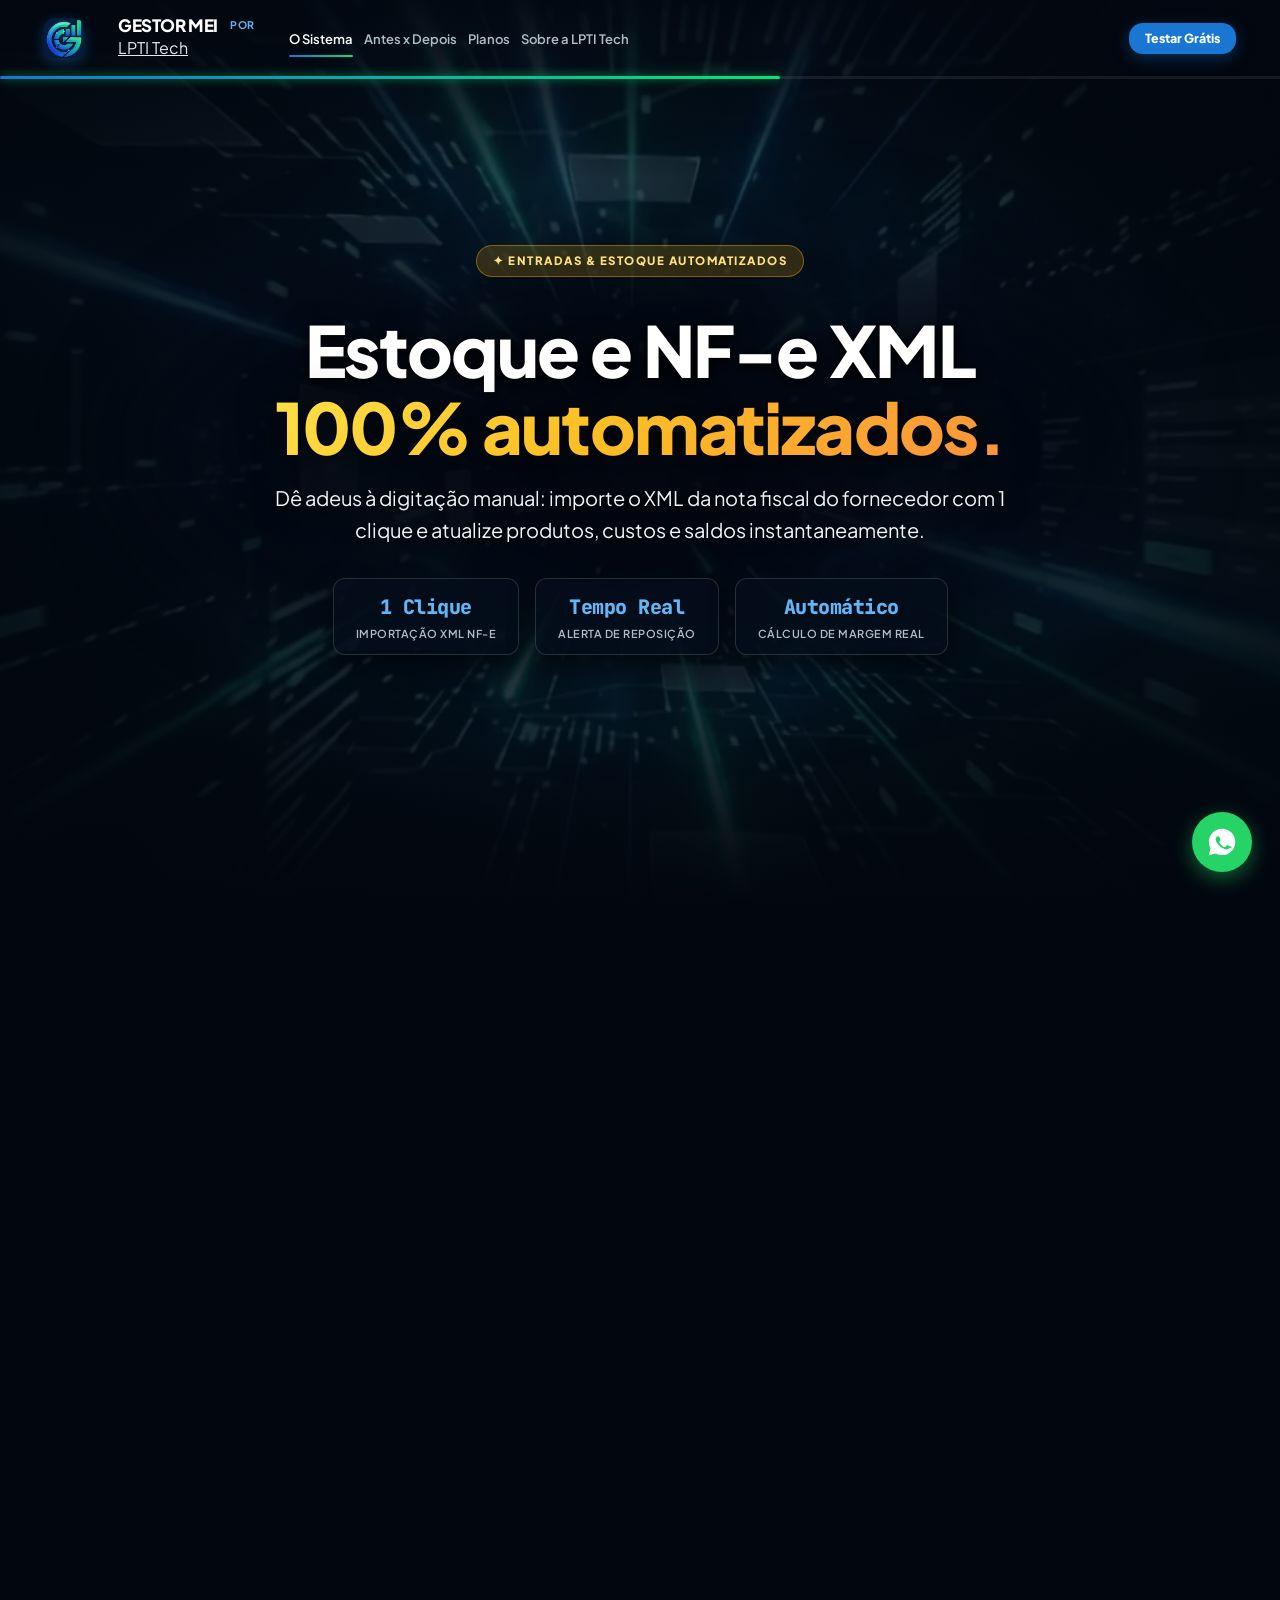
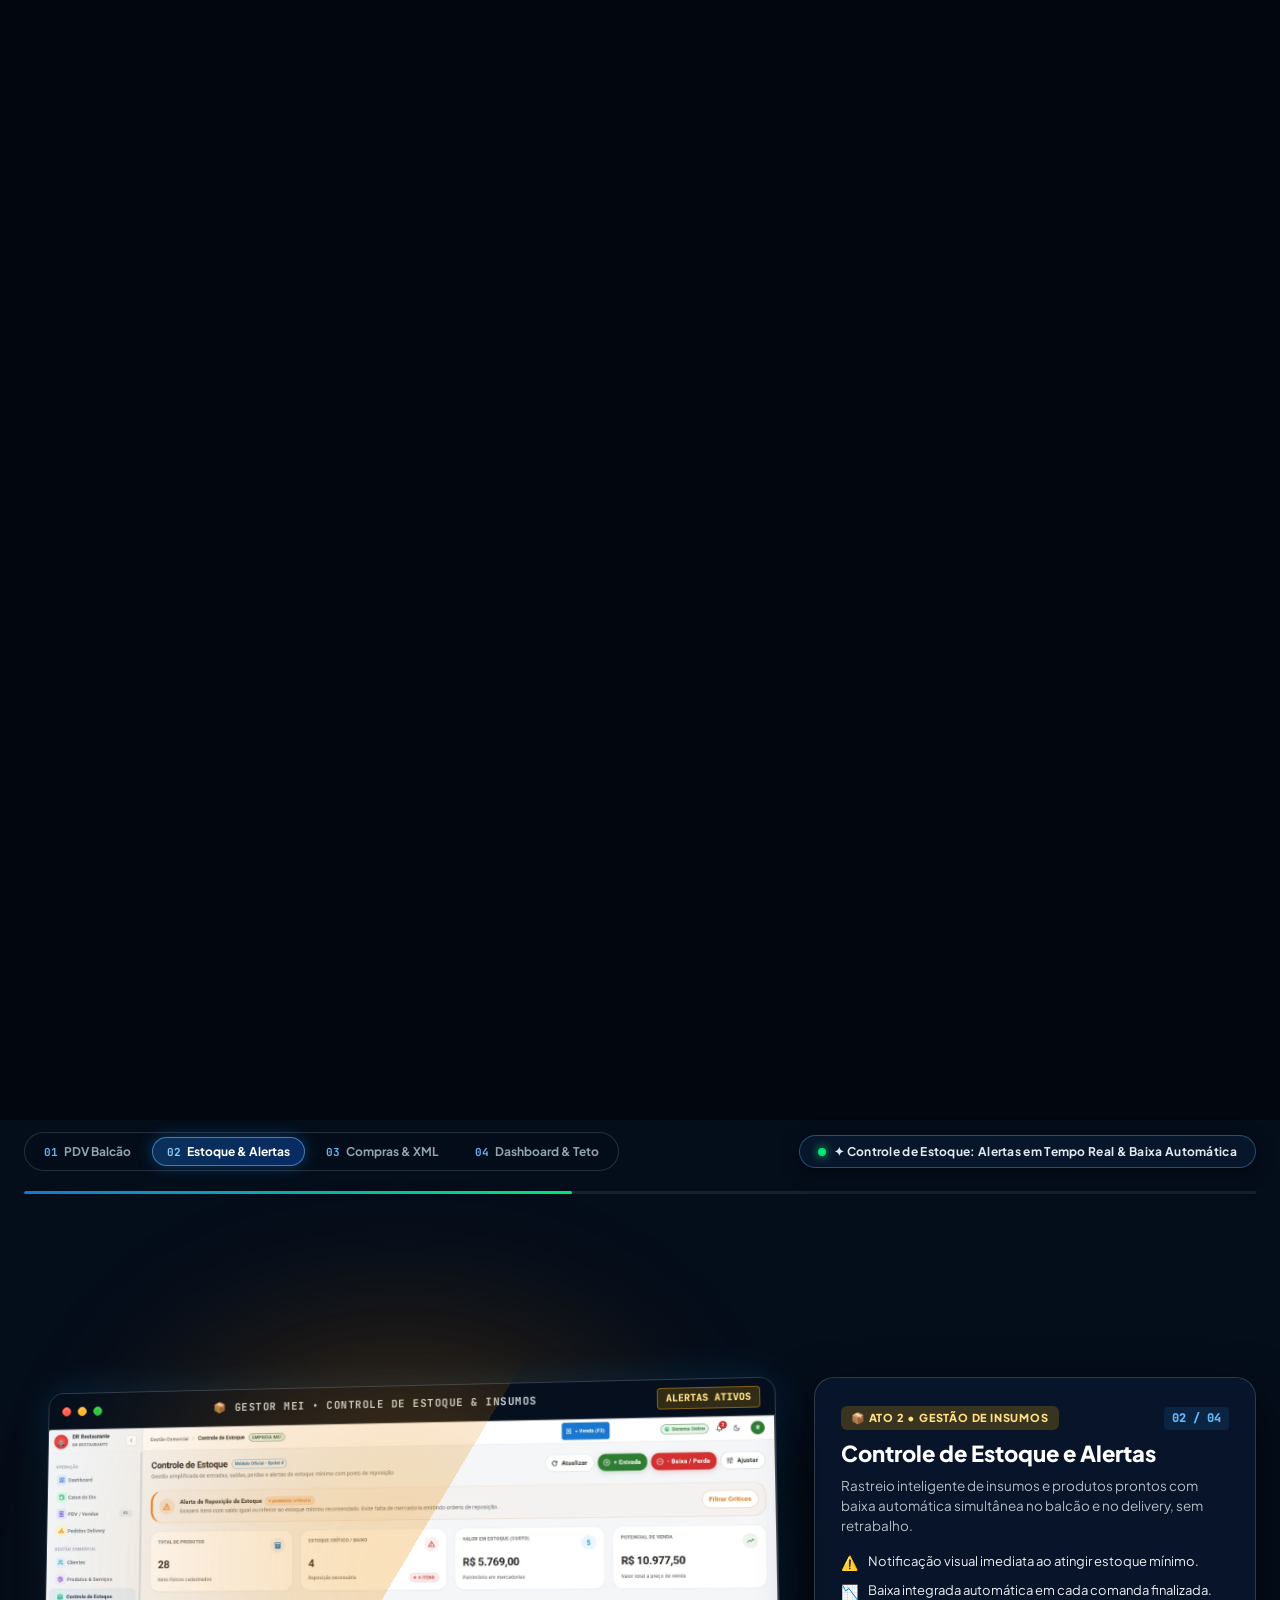
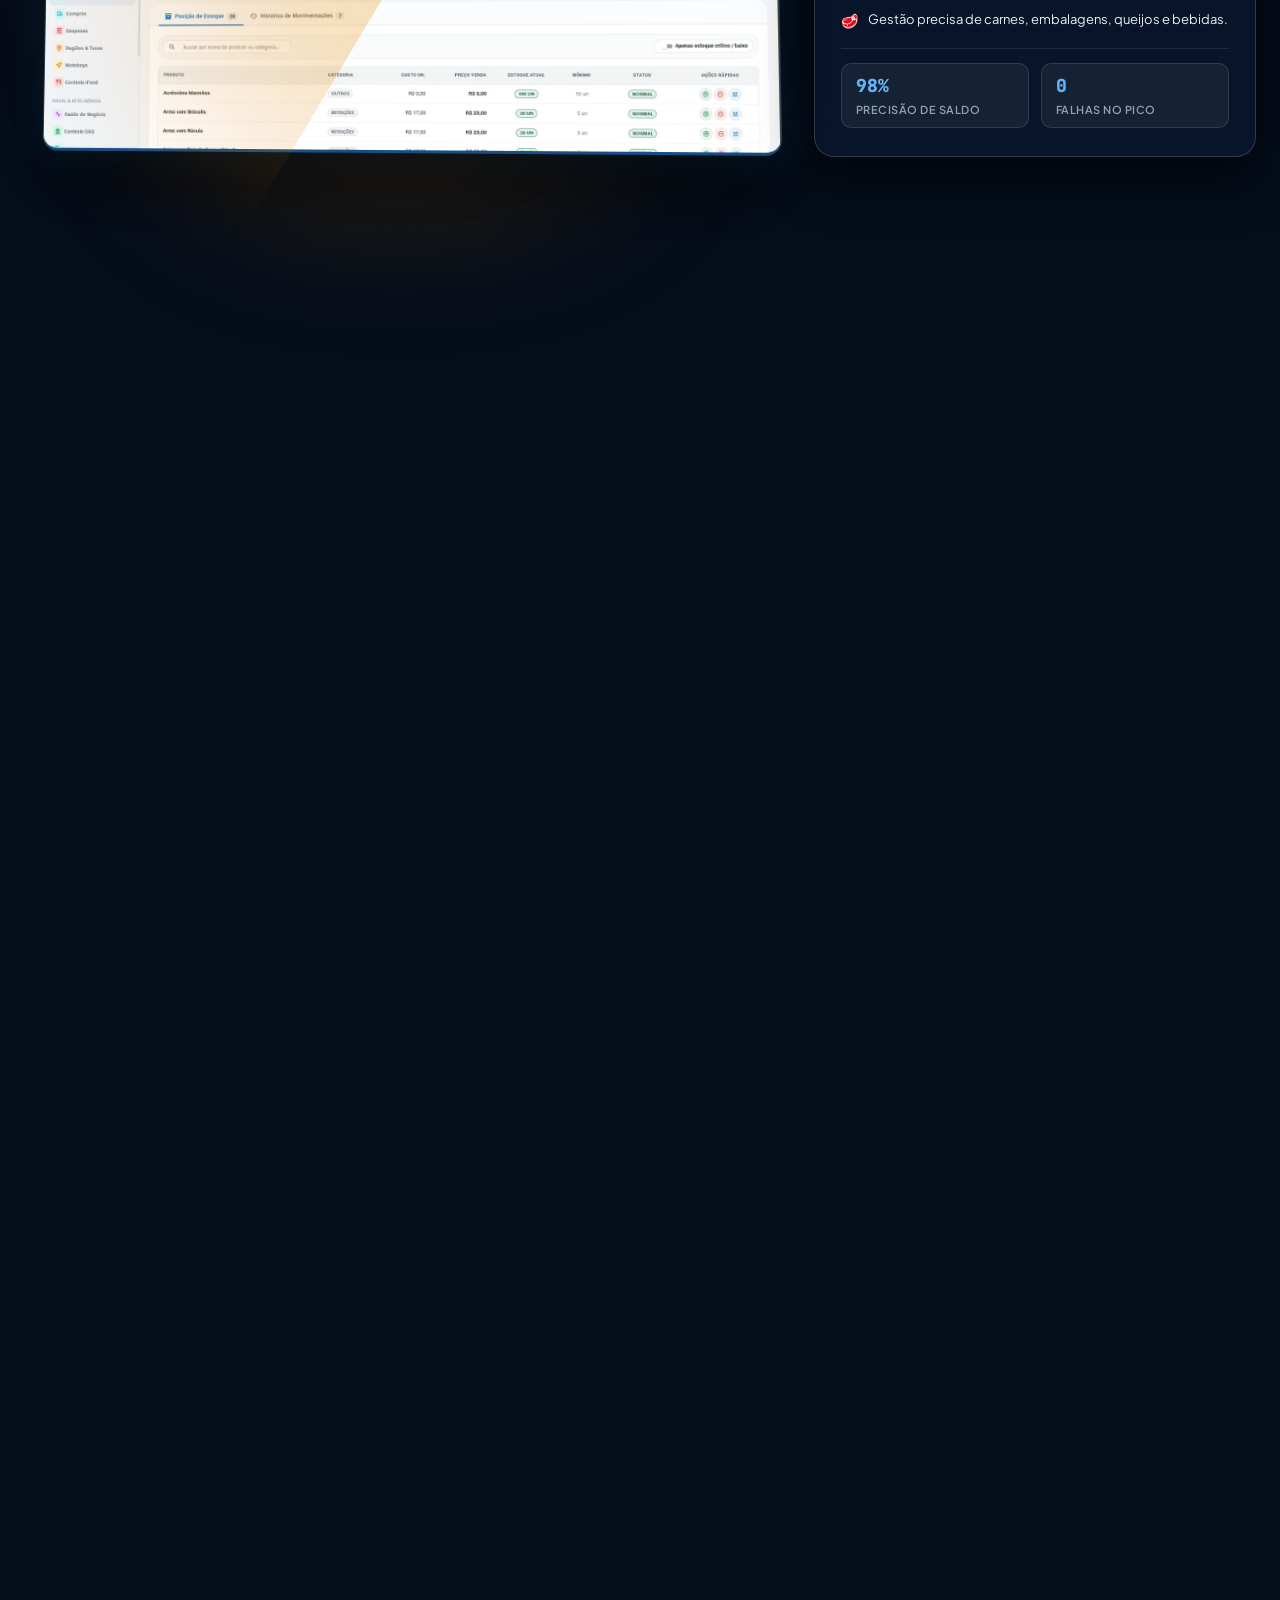
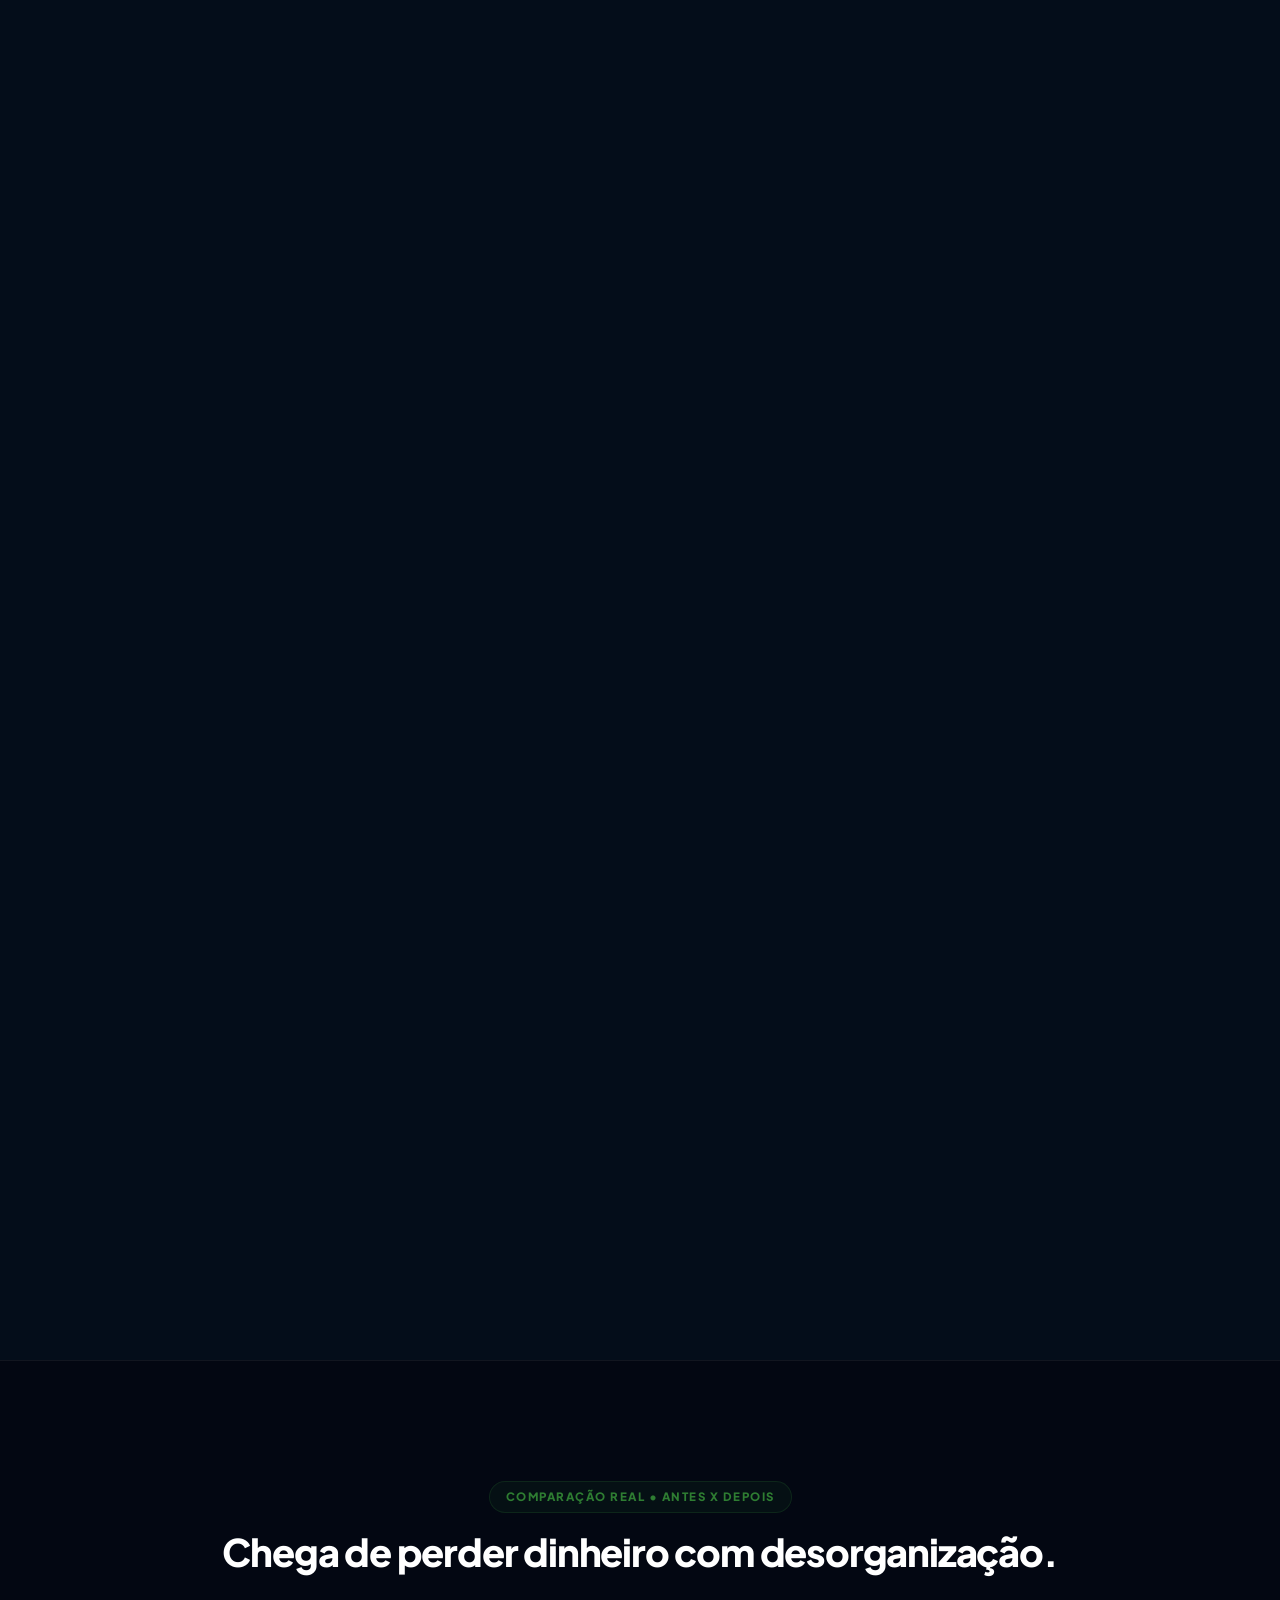
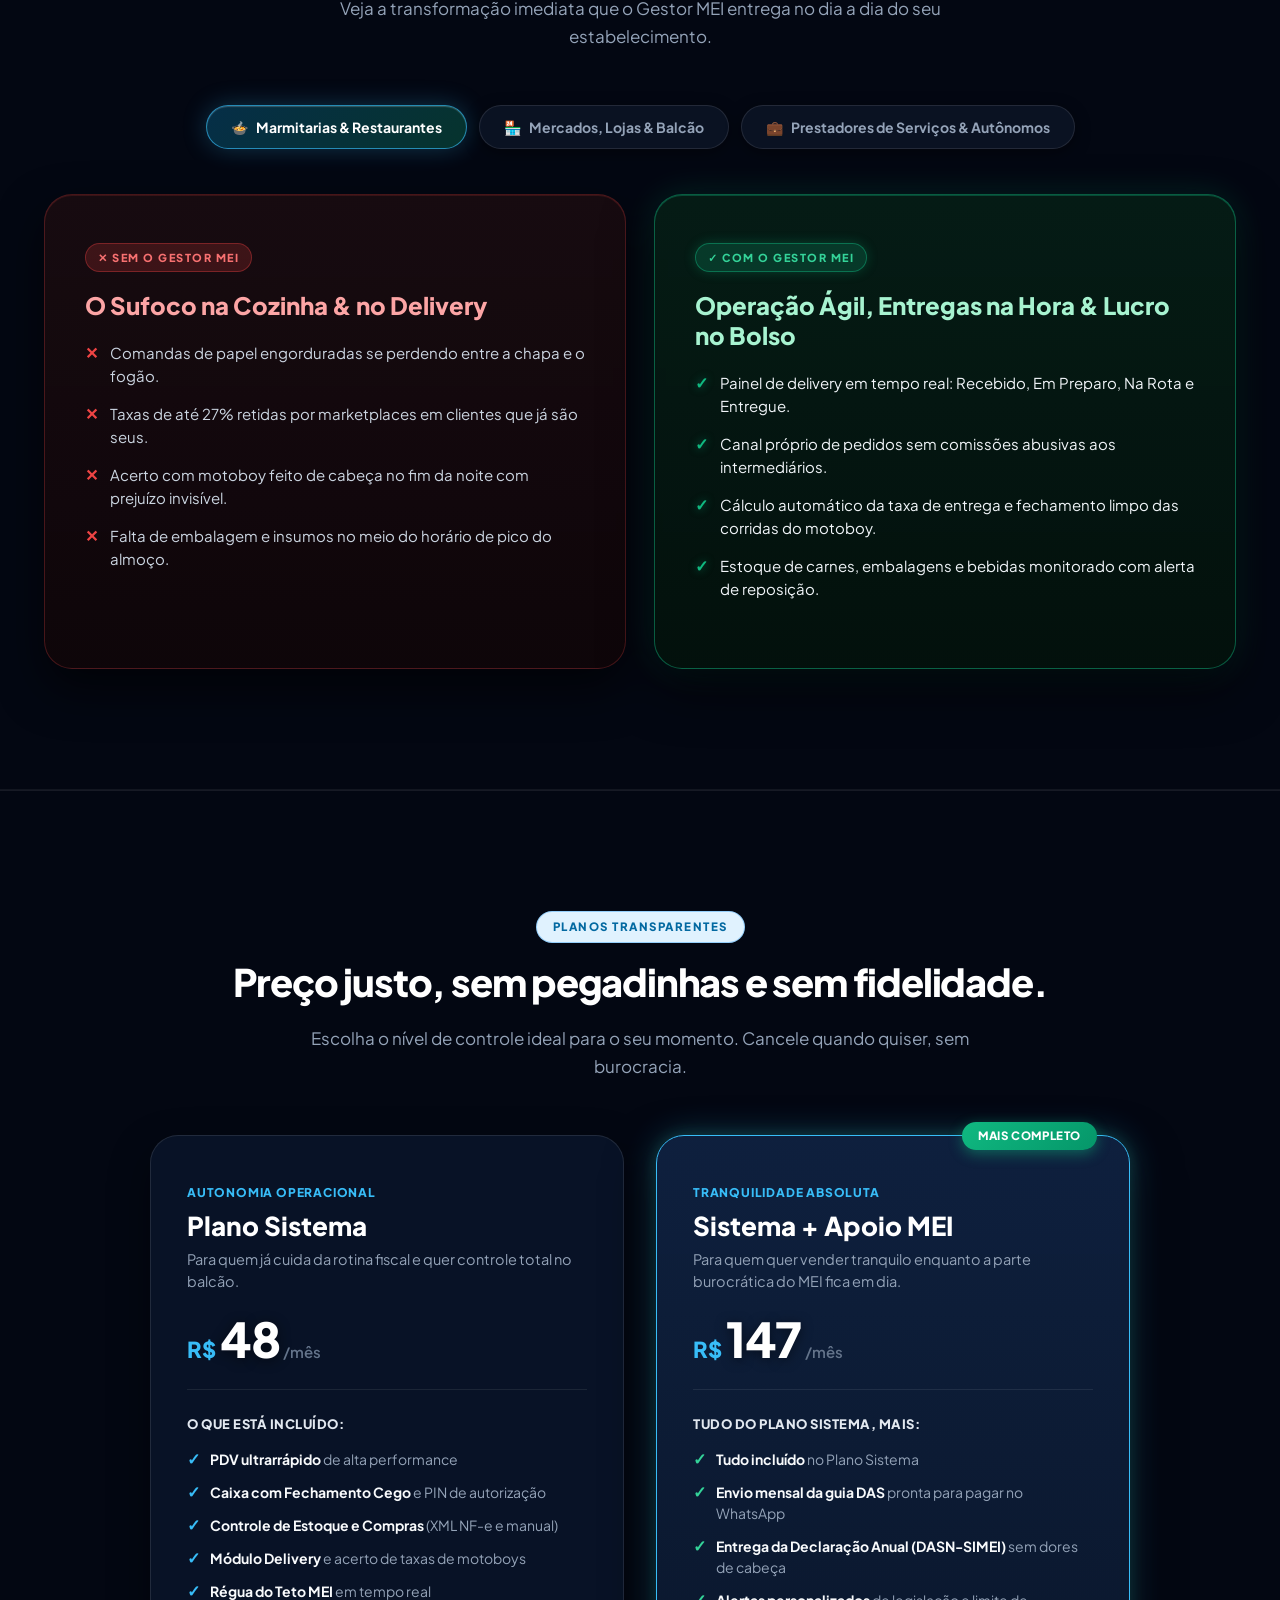
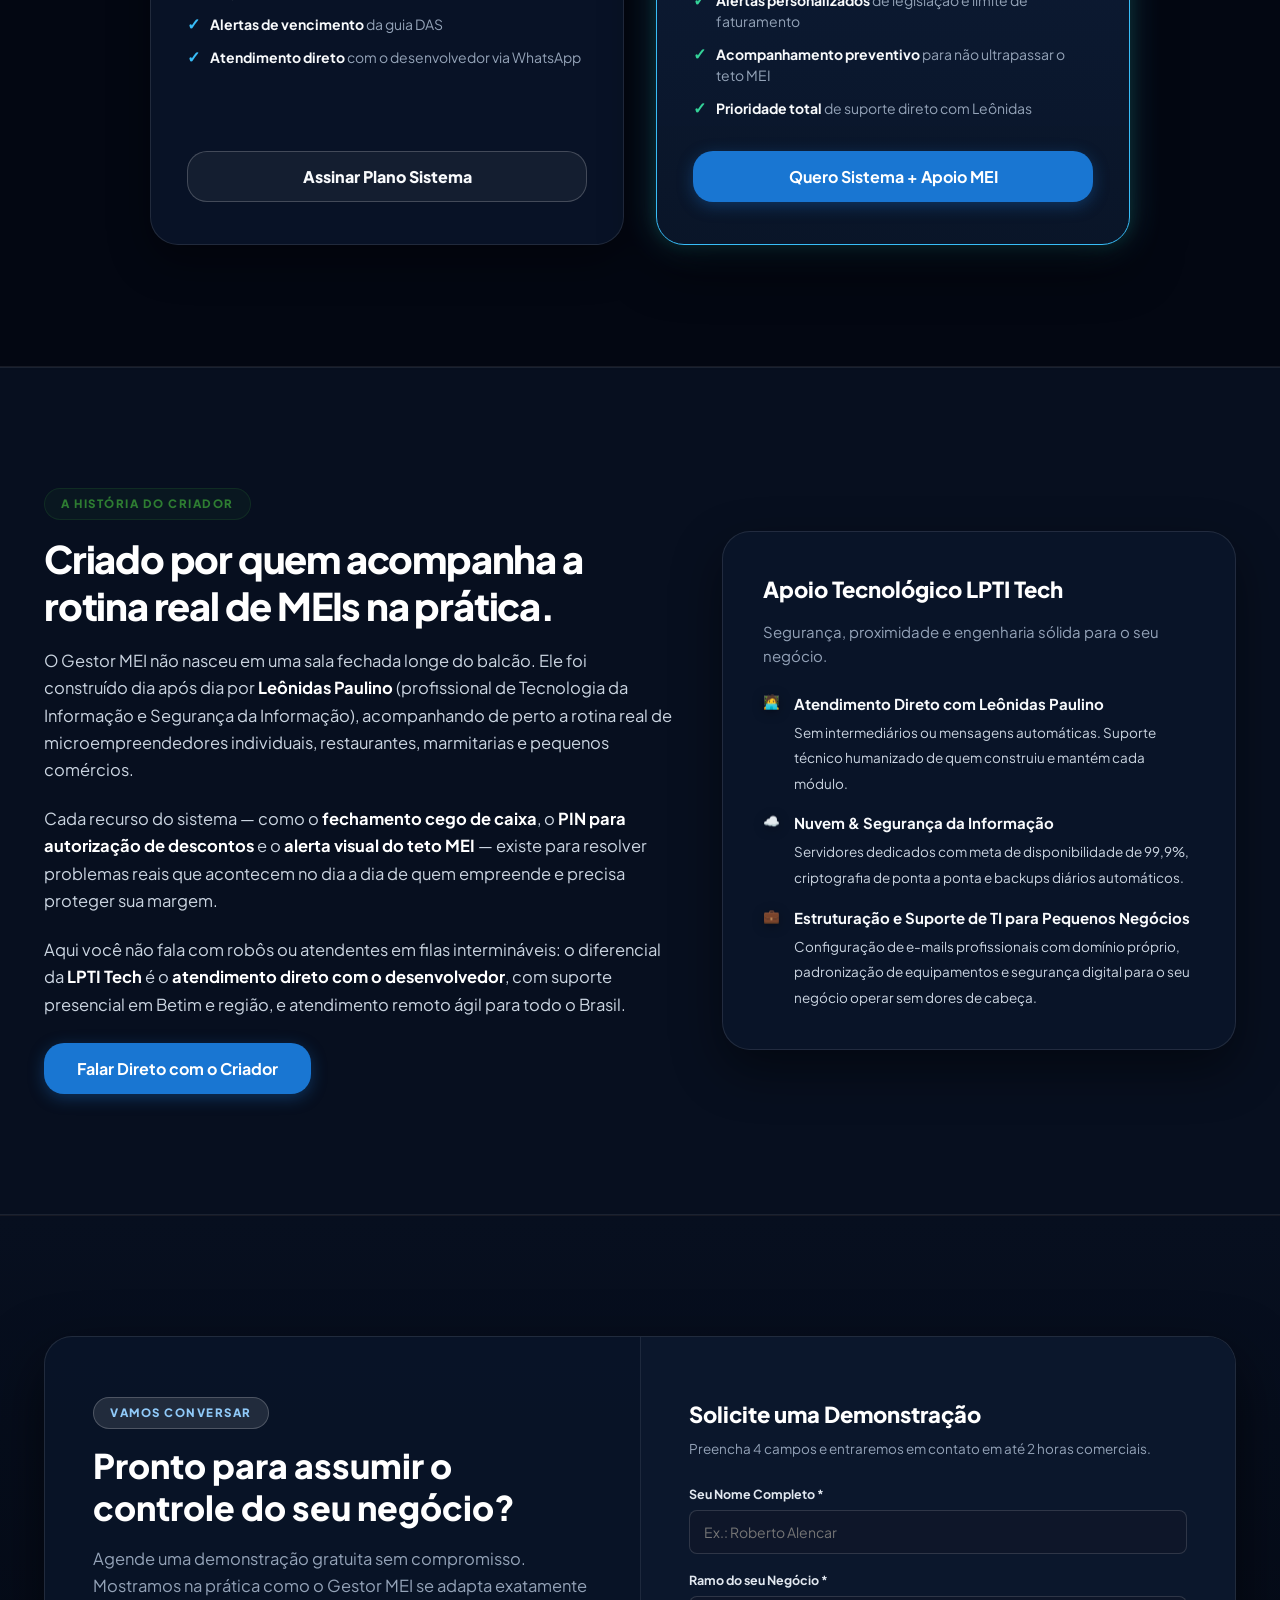
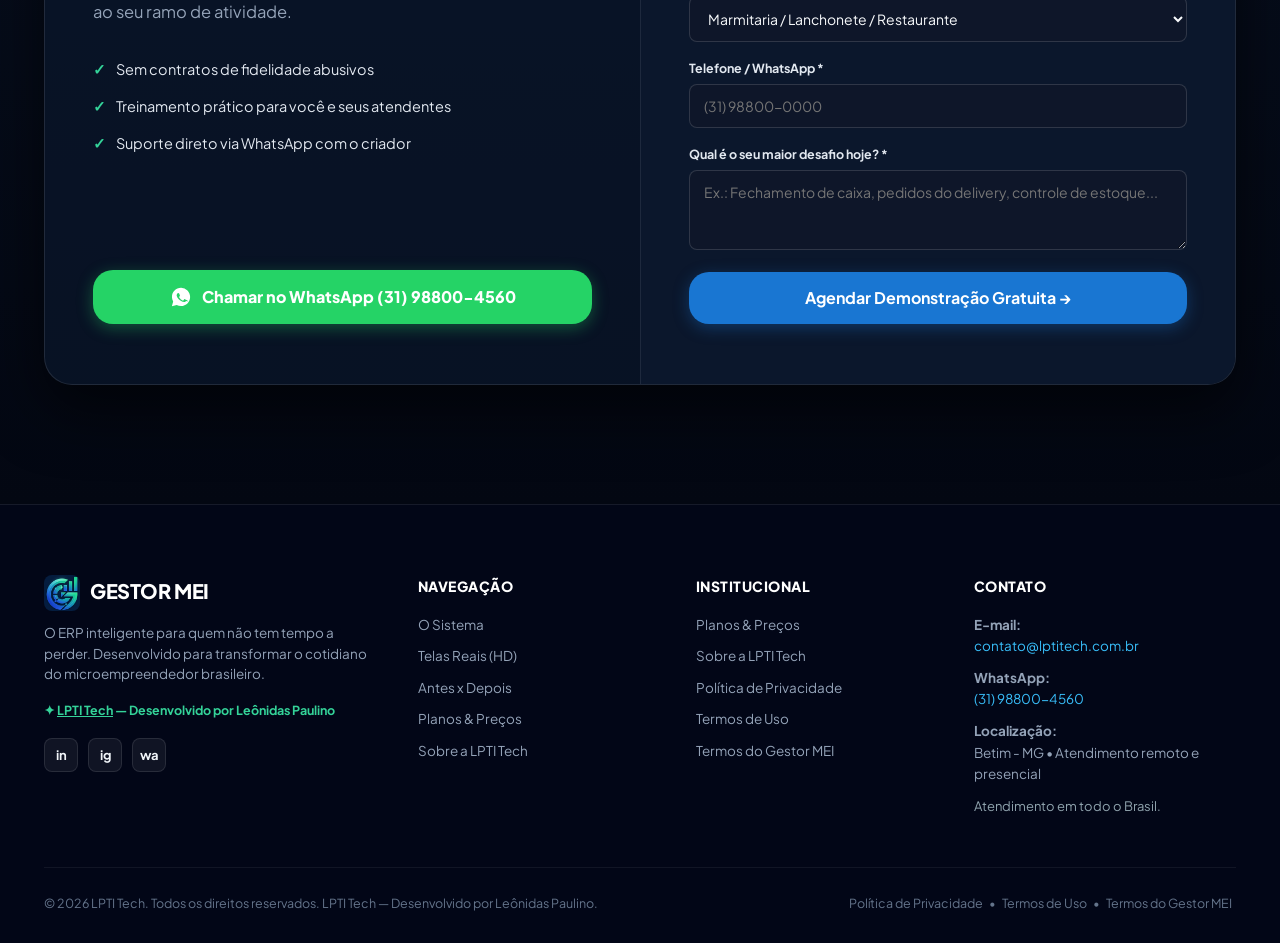
<file: index.html>
<!DOCTYPE html>
<html lang="pt-BR" class="scroll-smooth">
<head>
  <meta charset="UTF-8">
  <meta name="viewport" content="width=device-width, initial-scale=1.0, maximum-scale=5.0">
  
  <!-- SEO Básico & Otimização Canônica -->
  <title>Gestor MEI & LPTI Tech | O ERP Definitivo para Pequenos Negócios</title>
  <meta name="description" content="Gestor MEI é o ERP inteligente para microempreendedores, restaurantes, marmitarias e pequenos comércios: PDV em menos de 10 segundos, controle de delivery, estoque, compras e blindagem fiscal do DAS e teto MEI. Desenvolvido por LPTI Tech.">
  <meta name="keywords" content="Gestor MEI, ERP para MEI, Sistema para Restaurante, Sistema para Marmitaria, PDV Balcão, Controle de Delivery, Controle de Estoque, Emissão de DAS, Teto MEI, LPTI Tech, Leônidas Paulino">
  <meta name="author" content="LPTI Tech — Desenvolvido por Leônidas Paulino">
  <meta name="robots" content="index, follow">
  <link rel="canonical" href="https://www.lptitech.com.br/">

  <!-- Open Graph / Redes Sociais / WhatsApp -->
  <meta property="og:type" content="website">
  <meta property="og:url" content="https://www.lptitech.com.br/">
  <meta property="og:title" content="Gestor MEI & LPTI Tech | O ERP Definitivo para Pequenos Negócios">
  <meta property="og:description" content="PDV ágil, controle de delivery, gestão de estoque e monitoramento do DAS para restaurantes, marmitarias e comércios.">
  <meta property="og:image" content="https://www.lptitech.com.br/assets/og-image.png">
  <meta property="og:locale" content="pt_BR">
  <meta property="og:site_name" content="Gestor MEI • LPTI Tech">

  <!-- Twitter Card -->
  <meta name="twitter:card" content="summary_large_image">
  <meta name="twitter:title" content="Gestor MEI & LPTI Tech | O ERP Definitivo para Pequenos Negócios">
  <meta name="twitter:description" content="PDV ágil, controle de delivery, gestão de estoque e monitoramento do DAS para o microempreendedor.">
  <meta name="twitter:image" content="https://www.lptitech.com.br/assets/og-image.png">

  <!-- Favicons Oficiais -->
  <link rel="shortcut icon" href="favicon.ico" type="image/x-icon">
  <link rel="icon" type="image/svg+xml" href="assets/favicon.svg">
  <link rel="icon" type="image/png" sizes="32x32" href="assets/favicon-32x32.png">
  <link rel="icon" type="image/png" sizes="16x16" href="assets/favicon-16x16.png">
  <link rel="apple-touch-icon" sizes="180x180" href="assets/apple-touch-icon.png">
  <meta name="theme-color" content="#071933">

  <!-- Tipografia: Plus Jakarta Sans & JetBrains Mono -->
  <link rel="preconnect" href="https://fonts.googleapis.com">
  <link rel="preconnect" href="https://fonts.gstatic.com" crossorigin>
  <link href="https://fonts.googleapis.com/css2?family=JetBrains+Mono:wght@500;700;800&family=Plus+Jakarta+Sans:wght@400;500;600;700;800;900&display=swap" rel="stylesheet">

  <!-- Folha de Estilos Modular & Otimizada -->
  <link rel="stylesheet" href="styles.css?v=2.2">

  <!-- Pré-carregamento das 4 Telas Reais do Scrollytelling 3D em WebP -->
  <link rel="preload" as="image" href="assets/screens/1-pdv.webp" type="image/webp" fetchpriority="high">
  <link rel="preload" as="image" href="assets/screens/2-estoque.webp" type="image/webp">
  <link rel="preload" as="image" href="assets/screens/3-compras.webp" type="image/webp">
  <link rel="preload" as="image" href="assets/screens/4-dashboard.webp" type="image/webp">

  <!-- Dados Estruturados Schema.org JSON-LD -->
  <script type="application/ld+json">
  {
    "@context": "https://schema.org",
    "@graph": [
      {
        "@type": "SoftwareApplication",
        "name": "Gestor MEI",
        "applicationCategory": "BusinessApplication",
        "operatingSystem": "Web, Windows, macOS, Linux, Android, iOS",
        "offers": {
          "@type": "Offer",
          "price": "0",
          "priceCurrency": "BRL",
          "description": "Demonstração gratuita e planos sob medida para microempreendedores"
        },
        "description": "ERP inteligente para MEIs e pequenos negócios: PDV ágil em menos de 10 segundos, controle de delivery, estoque, compras e acompanhamento fiscal do DAS e teto MEI.",
        "author": {
          "@type": "Person",
          "name": "Leônidas Paulino"
        },
        "publisher": {
          "@type": "Organization",
          "name": "LPTI Tech",
          "url": "https://www.lptitech.com.br/",
          "logo": "https://www.lptitech.com.br/assets/logo-light.svg"
        }
      },
      {
        "@type": "Organization",
        "name": "LPTI Tech",
        "legalName": "LPTI Tech",
        "url": "https://www.lptitech.com.br/",
        "logo": "https://www.lptitech.com.br/assets/logo-light.svg",
        "founder": {
          "@type": "Person",
          "name": "Leônidas Paulino"
        },
        "address": {
          "@type": "PostalAddress",
          "addressLocality": "Betim",
          "addressRegion": "MG",
          "addressCountry": "BR"
        },
        "contactPoint": {
          "@type": "ContactPoint",
          "telephone": "+55-31-98800-4560",
          "contactType": "sales",
          "areaServed": "BR",
          "availableLanguage": "Portuguese"
        }
      }
    ]
  }
  </script>
</head>
<body>

  <!-- ================= NAVBAR PRINCIPAL MINIMALISTA & TRANSLÚCIDA ================= -->
  <header class="navbar" id="navbar">
    <div class="container navbar-container">
      <a href="#hero" class="brand-wrapper" aria-label="Gestor MEI e LPTI Tech Página Inicial">
        <img src="assets/gestor-mei-icon.png" alt="Logo Oficial Gestor MEI" class="brand-icon" width="40" height="40">
        <div class="brand-text">
          <span class="brand-title">GESTOR MEI</span>
          <span class="brand-sub">Por <a href="https://sobre.lptitech.com.br" target="_blank" rel="noopener noreferrer" style="color: inherit; text-decoration: underline;">LPTI Tech</a></span>
        </div>
      </a>

      <!-- Menu Desktop Minimalista (4 Links Estratégicos) -->
      <nav class="nav-menu" id="nav-menu">
        <ul class="nav-list">
          <li><a href="#hero" class="nav-link">O Sistema</a></li>
          <li><a href="#problema" class="nav-link">Antes x Depois</a></li>
          <li><a href="#planos" class="nav-link">Planos</a></li>
          <li><a href="https://sobre.lptitech.com.br" target="_blank" rel="noopener noreferrer" class="nav-link">Sobre a LPTI Tech</a></li>
        </ul>
      </nav>

      <!-- Ações do Header -->
      <div class="nav-cta-box">
        <a href="#contato" class="btn btn-primary btn-sm nav-cta">
          <span>Testar Grátis</span>
        </a>

        <!-- Botão Hambúrguer Mobile -->
        <button class="hamburger" id="hamburger-btn" aria-label="Abrir menu de navegação" aria-expanded="false">
          <span class="bar"></span>
          <span class="bar"></span>
          <span class="bar"></span>
        </button>
      </div>
    </div>
  </header>

  <!-- ================= ATO 1: HERO CINEMATOGRÁFICO FULL-BLEED (CANVAS SCROLLYTELLING) ================= -->
  <section class="hero-cinema-track" id="hero">
    <div class="hero-cinema-sticky">
      <!-- Canvas 100vw x 100vh Full-Bleed dos 96 frames WebP -->
      <canvas id="hero-cinema-canvas" class="hero-cinema-canvas" width="1280" height="720"></canvas>

      <!-- Overlay Escuro e Vinheta Suave para Contraste Impecável de Leitura -->
      <div class="hero-cinema-overlay" aria-hidden="true"></div>
      <div class="hero-cinema-vignette" aria-hidden="true"></div>

      <!-- Barra de Progresso Superior Discreta -->
      <div class="hero-cinema-progress">
        <div class="hero-cinema-progress-bar" id="cinema-progress-bar"></div>
      </div>


      <!-- Palco Central dos 4 Blocos de Texto Monumentais Sincronizados -->
      <div class="hero-cinema-content-stage">
        
        <!-- Bloco 1: Abertura Monumental (0% - 25%) -->
        <div class="cinema-text-block active" id="cinema-block-0">
          <div class="section-badge badge-white">✦ ERP INTELIGENTE PARA PEQUENOS NEGÓCIOS</div>
          <h1 class="cinema-monumental-title">
            O ERP definitivo para quem <span class="text-gradient-cyan">não tem tempo a perder.</span>
          </h1>
          <p class="cinema-monumental-lead">
            PDV ultrarrápido, delivery sem comissão abusiva, estoque automatizado e conformidade fiscal completa. Criado para você lucrar com tranquilidade.
          </p>
          <div class="hero-cta-row">
            <a href="https://wa.me/5531988004560?text=Ol%C3%A1!%20Gostaria%20de%20agendar%20uma%20demonstra%C3%A7%C3%A3o%20gratuita%20do%20Gestor%20MEI%20para%20o%20meu%20neg%C3%B3cio." target="_blank" rel="noopener noreferrer" class="btn btn-whatsapp btn-lg">
              <svg width="20" height="20" viewBox="0 0 24 24" fill="currentColor"><path d="M12.04 2c-5.46 0-9.91 4.45-9.91 9.91 0 1.75.46 3.45 1.32 4.95L2.05 22l5.25-1.38c1.45.79 3.08 1.21 4.74 1.21 5.46 0 9.91-4.45 9.91-9.91 0-2.65-1.03-5.14-2.9-7.01A9.816 9.816 0 0 0 12.04 2zm5.82 14.16c-.24.67-1.39 1.29-1.93 1.37-.5.08-1.13.11-3.28-.79-2.58-1.08-4.22-3.73-4.35-3.9-.13-.18-1.04-1.38-1.04-2.64 0-1.25.66-1.87.89-2.12.24-.25.53-.31.71-.31.18 0 .35 0 .51.01.16.01.38-.06.6.46.22.53.76 1.86.83 2 .07.14.12.31.02.5-.1.18-.15.3-.29.47-.15.17-.31.37-.44.5-.15.14-.3.3-.13.6.17.29.77 1.26 1.64 2.04 1.13 1 2.07 1.32 2.37 1.46.29.15.47.13.65-.07.18-.21.78-.91.99-1.22.21-.31.42-.26.7-.16.29.11 1.83.86 2.14 1.02.31.15.52.23.6.36.08.13.08.76-.16 1.43z"/></svg>
              <span>Experimentar Demonstração Gratuita</span>
            </a>
            <a href="#telas-hd" class="btn btn-outline-white btn-lg">
              <span>Ver Telas em Alta Definição &darr;</span>
            </a>
          </div>
          <div class="hero-pills-row">
            <span class="hero-pill-badge"><span class="dot"></span> Venda em <span data-counter="10" data-format="seconds">&lt; 10 segundos</span></span>
            <span class="hero-pill-badge"><span class="dot"></span> Delivery sem comissão</span>
            <span class="hero-pill-badge"><span class="dot"></span> <span data-counter="100" data-format="percent">100%</span> em dia com o DAS</span>
          </div>
          <div class="cinema-scroll-hint">
            <span class="scroll-mouse-icon"><span class="scroll-wheel"></span></span>
            <span class="scroll-text">Role para avançar a experiência</span>
          </div>
        </div>

        <!-- Bloco 2: PDV em menos de 10 segundos (25% - 50%) -->
        <div class="cinema-text-block" id="cinema-block-1">
          <div class="section-badge badge-blue">✦ PDV ÁGIL NO BALCÃO</div>
          <h2 class="cinema-monumental-title">
            Vendas no balcão concluídas em <span class="text-gradient-cyan">menos de 10 segundos.</span>
          </h2>
          <p class="cinema-monumental-lead">
            Interface otimizada com leitor de código de barras, atalhos rápidos no teclado, PIX instantâneo e fechamento cego de caixa com PIN de autorização.
          </p>
          <div class="cinema-chips-row">
            <div class="cinema-stat-chip">
              <span class="chip-number">&lt; 10s</span>
              <span class="chip-label">Tempo Médio no PDV</span>
            </div>
            <div class="cinema-stat-chip">
              <span class="chip-number">Zero</span>
              <span class="chip-label">Travamentos no Caixa</span>
            </div>
            <div class="cinema-stat-chip">
              <span class="chip-number">100%</span>
              <span class="chip-label">Fechamento Cego Seguro</span>
            </div>
          </div>
        </div>

        <!-- Bloco 3: Estoque e NF-e XML automatizados (50% - 75%) -->
        <div class="cinema-text-block" id="cinema-block-2">
          <div class="section-badge badge-amber">✦ ENTRADAS &amp; ESTOQUE AUTOMATIZADOS</div>
          <h2 class="cinema-monumental-title">
            Estoque e NF-e XML <span class="text-gradient-amber">100% automatizados.</span>
          </h2>
          <p class="cinema-monumental-lead">
            Dê adeus à digitação manual: importe o XML da nota fiscal do fornecedor com 1 clique e atualize produtos, custos e saldos instantaneamente.
          </p>
          <div class="cinema-chips-row">
            <div class="cinema-stat-chip">
              <span class="chip-number">1 Clique</span>
              <span class="chip-label">Importação XML NF-e</span>
            </div>
            <div class="cinema-stat-chip">
              <span class="chip-number">Tempo Real</span>
              <span class="chip-label">Alerta de Reposição</span>
            </div>
            <div class="cinema-stat-chip">
              <span class="chip-number">Automático</span>
              <span class="chip-label">Cálculo de Margem Real</span>
            </div>
          </div>
        </div>

        <!-- Bloco 4: Blindagem Fiscal e Teto MEI de R$ 81.000 (75% - 100%) -->
        <div class="cinema-text-block" id="cinema-block-3">
          <div class="section-badge badge-green">✦ GESTÃO FISCAL &amp; SEGURANÇA</div>
          <h2 class="cinema-monumental-title">
            Blindagem Fiscal e <span class="text-gradient-green">Teto MEI de R$ 81.000.</span>
          </h2>
          <p class="cinema-monumental-lead">
            Régua visual do faturamento anual com avisos preventivos de desenquadramento, lembrete automático do DAS dia 20 e relatório consolidado para a declaração DASN-SIMEI.
          </p>
          <div class="cinema-chips-row">
            <div class="cinema-stat-chip">
              <span class="chip-number">R$ 81.000</span>
              <span class="chip-label">Teto Anual Monitorado</span>
            </div>
            <div class="cinema-stat-chip">
              <span class="chip-number">Dia 20</span>
              <span class="chip-label">Alerta do DAS no WhatsApp</span>
            </div>
            <div class="cinema-stat-chip">
              <span class="chip-number">100%</span>
              <span class="chip-label">Pronto p/ DASN-SIMEI</span>
            </div>
          </div>
          <div class="cinema-block-actions">
            <a href="#telas-hd" class="btn btn-outline-white btn-lg">
              <span>Examinar Telas em Alta Definição &darr;</span>
            </a>
            <a href="https://wa.me/5531988004560?text=Ol%C3%A1!%20Gostaria%20de%20agendar%20uma%20demonstra%C3%A7%C3%A3o%20gratuita%20do%20Gestor%20MEI%20para%20o%20meu%20neg%C3%B3cio." target="_blank" rel="noopener noreferrer" class="btn btn-whatsapp btn-lg">
              <span>Agendar Demonstração Gratuita</span>
            </a>
          </div>
        </div>

      </div>
    </div>
  </section>

  <!-- ================= PALCO SCROLLYTELLING 3D: AS 4 TELAS REAIS EM ALTA DEFINIÇÃO ================= -->
  <section class="scrolly-showcase-section" id="telas-hd">
    <div id="exploded-view-track"></div>
    <div class="exploded-track scrolly-3d-track">
      <div class="exploded-sticky-stage scrolly-sticky-stage">
        
        <!-- Barra Superior de Controle e Progresso do Scrollytelling -->
        <div class="scrolly-topbar">
          <div class="scrolly-stepper" id="scrolly-stepper">
            <button class="scrolly-step-btn active" data-step="0" type="button">
              <span class="step-num">01</span>
              <span class="step-label">PDV Balcão</span>
            </button>
            <button class="scrolly-step-btn" data-step="1" type="button">
              <span class="step-num">02</span>
              <span class="step-label">Estoque &amp; Alertas</span>
            </button>
            <button class="scrolly-step-btn" data-step="2" type="button">
              <span class="step-num">03</span>
              <span class="step-label">Compras &amp; XML</span>
            </button>
            <button class="scrolly-step-btn" data-step="3" type="button">
              <span class="step-num">04</span>
              <span class="step-label">Dashboard &amp; Teto</span>
            </button>
          </div>

          <!-- Indicador de Status Dinâmico -->
          <div class="exploded-stage-indicator scrolly-status-indicator" id="exploded-status-indicator">
            <span class="status-pulse-dot"></span>
            <span id="exploded-status-text">✦ PDV Balcão: Vendas em Menos de 10 Segundos</span>
          </div>

          <!-- Linha de Progresso Visual de Rolagem -->
          <div class="scrolly-progress-track">
            <div class="scrolly-progress-fill" id="scrolly-progress-fill"></div>
          </div>
        </div>

        <!-- Palco Central com Experiência 3D e HUD de Legendas Sincronizadas -->
        <div class="scrolly-stage-body">
          
          <!-- Viewport 3D das Telas Reais em Glassmorphism Escuro -->
          <div class="exploded-viewport scrolly-viewport" id="scrolly-viewport">
            
            <!-- Brilho Ambiental Difuso (Ambient Backlight Glow) Dinâmico -->
            <div class="scrolly-backlight-glow glow-step-0" id="scrolly-backlight-glow"></div>

            <div class="scrolly-3d-scene" id="scrolly-scene">
              
              <!-- Tela 1: PDV Balcão em < 10s -->
              <div class="scrolly-screen-frame active" id="screen-frame-0" data-index="0">
                <div class="glass-window-header">
                  <div class="window-controls">
                    <span class="win-dot dot-close"></span>
                    <span class="win-dot dot-min"></span>
                    <span class="win-dot dot-max"></span>
                  </div>
                  <div class="window-title">
                    <span class="win-icon">⚡</span>
                    <span>GESTOR MEI &bull; PDV BALCÃO [F2 / F4]</span>
                  </div>
                  <div class="window-badge badge-pulse">ONLINE &bull; &lt; 10s</div>
                </div>
                <div class="glass-screen-body">
                  <img src="assets/screens/1-pdv.webp" alt="Captura de tela real do PDV Balcão do Gestor MEI" class="screen-img" loading="eager" width="1901" height="949">
                  <div class="glass-screen-glare"></div>
                </div>
              </div>

              <!-- Tela 2: Controle de Estoque e Alertas -->
              <div class="scrolly-screen-frame" id="screen-frame-1" data-index="1">
                <div class="glass-window-header">
                  <div class="window-controls">
                    <span class="win-dot dot-close"></span>
                    <span class="win-dot dot-min"></span>
                    <span class="win-dot dot-max"></span>
                  </div>
                  <div class="window-title">
                    <span class="win-icon">📦</span>
                    <span>GESTOR MEI &bull; CONTROLE DE ESTOQUE &amp; INSUMOS</span>
                  </div>
                  <div class="window-badge badge-amber">ALERTAS ATIVOS</div>
                </div>
                <div class="glass-screen-body">
                  <img src="assets/screens/2-estoque.webp" alt="Captura de tela real do Controle de Estoque do Gestor MEI" class="screen-img" loading="lazy" width="1898" height="951">
                  <div class="glass-screen-glare"></div>
                </div>
              </div>

              <!-- Tela 3: Compras e Importação NF-e XML -->
              <div class="scrolly-screen-frame" id="screen-frame-2" data-index="2">
                <div class="glass-window-header">
                  <div class="window-controls">
                    <span class="win-dot dot-close"></span>
                    <span class="win-dot dot-min"></span>
                    <span class="win-dot dot-max"></span>
                  </div>
                  <div class="window-title">
                    <span class="win-icon">📥</span>
                    <span>GESTOR MEI &bull; COMPRAS &amp; ENTRADA NF-e XML</span>
                  </div>
                  <div class="window-badge badge-blue">XML AUTOMATIZADO</div>
                </div>
                <div class="glass-screen-body">
                  <img src="assets/screens/3-compras.webp" alt="Captura de tela real do Módulo de Compras do Gestor MEI" class="screen-img" loading="lazy" width="1915" height="944">
                  <div class="glass-screen-glare"></div>
                </div>
              </div>

              <!-- Tela 4: Dashboard e Régua do Teto MEI -->
              <div class="scrolly-screen-frame" id="screen-frame-3" data-index="3">
                <div class="glass-window-header">
                  <div class="window-controls">
                    <span class="win-dot dot-close"></span>
                    <span class="win-dot dot-min"></span>
                    <span class="win-dot dot-max"></span>
                  </div>
                  <div class="window-title">
                    <span class="win-icon">🛡️</span>
                    <span>GESTOR MEI &bull; DASHBOARD &amp; BLINDAGEM FISCAL</span>
                  </div>
                  <div class="window-badge badge-green">TETO MEI BLINDADO</div>
                </div>
                <div class="glass-screen-body">
                  <img src="assets/screens/4-dashboard.webp" alt="Captura de tela real do Dashboard Estratégico do Gestor MEI" class="screen-img" loading="lazy" width="1901" height="947">
                  <div class="glass-screen-glare"></div>
                </div>
              </div>

            </div>
          </div>

          <!-- HUD Sincronizado de Legendas e Destaques (Scrollytelling HUD) -->
          <div class="scrolly-captions-container" id="scrolly-captions">
            
            <!-- Legenda 1: PDV -->
            <div class="scrolly-caption-card active" id="scrolly-caption-0" data-index="0">
              <div class="caption-header">
                <span class="caption-badge tag-blue">⚡ ATO 1 &bull; VELOCIDADE NO CAIXA</span>
                <span class="caption-step-tag">01 / 04</span>
              </div>
              <h3 class="caption-title">PDV em &lt; 10s: Venda sem Filas</h3>
              <p class="caption-desc">
                Interface ergonômica com teclado de alta produtividade (F2, F4) ou leitor de código de barras. Seu operador fecha a venda antes de travar a fila.
              </p>
              <ul class="caption-features-list">
                <li><span class="feat-icon">⚡</span> <span>Venda rápida sem telas pesadas ou esperas.</span></li>
                <li><span class="feat-icon">🔒</span> <span>Fechamento Cego de Caixa &amp; PIN Gerencial para descontos.</span></li>
                <li><span class="feat-icon">💳</span> <span>Pagamento múltiplo (Pix, Cartão e Dinheiro na mesma venda).</span></li>
              </ul>
              <div class="caption-metrics-row">
                <div class="caption-metric-pill">
                  <span class="metric-val" data-counter="10" data-format="seconds">&lt; 10s</span>
                  <span class="metric-lbl">por atendimento</span>
                </div>
                <div class="caption-metric-pill">
                  <span class="metric-val" data-counter="0" data-format="percent">0%</span>
                  <span class="metric-lbl">taxa no Pix direto</span>
                </div>
              </div>
            </div>

            <!-- Legenda 2: Estoque -->
            <div class="scrolly-caption-card" id="scrolly-caption-1" data-index="1">
              <div class="caption-header">
                <span class="caption-badge tag-amber">📦 ATO 2 &bull; GESTÃO DE INSUMOS</span>
                <span class="caption-step-tag">02 / 04</span>
              </div>
              <h3 class="caption-title">Controle de Estoque e Alertas</h3>
              <p class="caption-desc">
                Rastreio inteligente de insumos e produtos prontos com baixa automática simultânea no balcão e no delivery, sem retrabalho.
              </p>
              <ul class="caption-features-list">
                <li><span class="feat-icon">⚠️</span> <span>Notificação visual imediata ao atingir estoque mínimo.</span></li>
                <li><span class="feat-icon">📉</span> <span>Baixa integrada automática em cada comanda finalizada.</span></li>
                <li><span class="feat-icon">🥩</span> <span>Gestão precisa de carnes, embalagens, queijos e bebidas.</span></li>
              </ul>
              <div class="caption-metrics-row">
                <div class="caption-metric-pill">
                  <span class="metric-val" data-counter="100" data-format="percent">100%</span>
                  <span class="metric-lbl">precisão de saldo</span>
                </div>
                <div class="caption-metric-pill">
                  <span class="metric-val" data-counter="0">0</span>
                  <span class="metric-lbl">falhas no pico</span>
                </div>
              </div>
            </div>

            <!-- Legenda 3: Compras -->
            <div class="scrolly-caption-card" id="scrolly-caption-2" data-index="2">
              <div class="caption-header">
                <span class="caption-badge tag-purple">📥 ATO 3 &bull; ENTRADA DE NOTAS</span>
                <span class="caption-step-tag">03 / 04</span>
              </div>
              <h3 class="caption-title">Compras e Importação NF-e XML</h3>
              <p class="caption-desc">
                Importe faturas e notas de distribuidores em segundos sem digitar item por item. O sistema recalcula o Custo Médio Ponderado (CMP) na hora.
              </p>
              <ul class="caption-features-list">
                <li><span class="feat-icon">📄</span> <span>Importação direta de arquivo XML emitido pelo fornecedor.</span></li>
                <li><span class="feat-icon">📊</span> <span>Recálculo automático do CMP e margens de lucro dos pratos.</span></li>
                <li><span class="feat-icon">📸</span> <span>Entrada manual ágil com foto de comprovante para feira/mercado.</span></li>
              </ul>
              <div class="caption-metrics-row">
                <div class="caption-metric-pill">
                  <span class="metric-val" data-counter="1">1 Clique</span>
                  <span class="metric-lbl">leitura do XML</span>
                </div>
                <div class="caption-metric-pill">
                  <span class="metric-val">CMV Real</span>
                  <span class="metric-lbl">sem adivinhação</span>
                </div>
              </div>
            </div>

            <!-- Legenda 4: Dashboard & Teto MEI -->
            <div class="scrolly-caption-card" id="scrolly-caption-3" data-index="3">
              <div class="caption-header">
                <span class="caption-badge tag-green">🛡️ ATO 4 &bull; BLINDAGEM FISCAL</span>
                <span class="caption-step-tag">04 / 04</span>
              </div>
              <h3 class="caption-title">Dashboard e Régua do Teto MEI</h3>
              <p class="caption-desc">
                Descubra o lucro líquido verdadeiro com o indicador "Quanto Sobrou" e acompanhe em tempo real a distância para o teto de R$ 81.000 do MEI.
              </p>
              <ul class="caption-features-list">
                <li><span class="feat-icon">💰</span> <span>Margem limpa deduzindo compras, despesas e CMV.</span></li>
                <li><span class="feat-icon">📏</span> <span>Régua visual preventiva do faturamento acumulado no ano.</span></li>
                <li><span class="feat-icon">🔔</span> <span>Alerta do DAS no dia 20 com chave Pix pronta para pagamento.</span></li>
              </ul>
              <div class="caption-metrics-row">
                <div class="caption-metric-pill">
                  <span class="metric-val" data-counter="81000" data-format="currency">R$ 81.000</span>
                  <span class="metric-lbl">teto monitorado</span>
                </div>
                <div class="caption-metric-pill">
                  <span class="metric-val" data-counter="99.9" data-format="percent">99,9%</span>
                  <span class="metric-lbl">tranquilidade fiscal</span>
                </div>
              </div>
            </div>

          </div>

        </div>

      </div>
    </div>
  </section>

  <!-- ================= ATO 2: O CAOS VS A LIBERDADE DO GESTOR MEI ================= -->
  <section class="section problem-section" id="problema">
    <div class="container" data-reveal>
      <div class="section-header text-center">
        <div class="section-badge badge-green">COMPARAÇÃO REAL &bull; ANTES X DEPOIS</div>
        <h2 class="section-title">Chega de perder dinheiro com desorganização.</h2>
        <p class="section-desc">
          Veja a transformação imediata que o Gestor MEI entrega no dia a dia do seu estabelecimento.
        </p>
      </div>

      <!-- Tabs de Segmentos -->
      <div class="segment-tabs">
        <button class="segment-tab-btn active" data-segment="marmitarias">
          <span>🍲</span> Marmitarias &amp; Restaurantes
        </button>
        <button class="segment-tab-btn" data-segment="comercios">
          <span>🏪</span> Mercados, Lojas &amp; Balcão
        </button>
        <button class="segment-tab-btn" data-segment="servicos">
          <span>💼</span> Prestadores de Serviços &amp; Autônomos
        </button>
      </div>

      <!-- Card Comparativo Dinâmico -->
      <div class="segment-comparison-card" id="comparison-card">
        <!-- Lado Antes (O Caos) -->
        <div class="comparison-side side-before">
          <span class="side-badge badge-chaos">✕ Sem o Gestor MEI</span>
          <h3 class="side-title" id="comparison-before-title">O Sufoco na Cozinha &amp; no Delivery</h3>
          <ul class="comparison-list" id="comparison-before-list">
            <li class="comparison-item"><span class="item-icon">✕</span> <span>Comandas de papel engorduradas se perdendo entre a chapa e o fogão.</span></li>
            <li class="comparison-item"><span class="item-icon">✕</span> <span>Taxas de até 27% retidas por marketplaces em clientes que já são seus.</span></li>
            <li class="comparison-item"><span class="item-icon">✕</span> <span>Acerto com motoboy feito de cabeça no fim da noite com prejuízo invisível.</span></li>
            <li class="comparison-item"><span class="item-icon">✕</span> <span>Falta de embalagem e insumos no meio do horário de pico do almoço.</span></li>
          </ul>
        </div>

        <!-- Lado Depois (A Liberdade) -->
        <div class="comparison-side side-after">
          <span class="side-badge badge-peace">&check; Com o Gestor MEI</span>
          <h3 class="side-title" id="comparison-after-title">Operação Ágil, Entregas na Hora &amp; Lucro no Bolso</h3>
          <ul class="comparison-list" id="comparison-after-list">
            <li class="comparison-item"><span class="item-icon">&check;</span> <span>Painel de delivery em tempo real: Recebido, Em Preparo, Na Rota e Entregue.</span></li>
            <li class="comparison-item"><span class="item-icon">&check;</span> <span>Canal próprio de pedidos sem comissões abusivas aos intermediários.</span></li>
            <li class="comparison-item"><span class="item-icon">&check;</span> <span>Cálculo automático da taxa de entrega e fechamento limpo das corridas do motoboy.</span></li>
            <li class="comparison-item"><span class="item-icon">&check;</span> <span>Estoque de carnes, embalagens e bebidas monitorado com alerta de reposição.</span></li>
          </ul>
        </div>
      </div>
    </div>
  </section>

  <!-- ================= PLANOS & PREÇOS ================= -->
  <section class="section pricing-section" id="planos">
    <div class="container" data-reveal>
      <div class="section-header text-center">
        <div class="section-badge badge-blue">PLANOS TRANSPARENTES</div>
        <h2 class="section-title">Preço justo, sem pegadinhas e sem fidelidade.</h2>
        <p class="section-subtitle">
          Escolha o nível de controle ideal para o seu momento. Cancele quando quiser, sem burocracia.
        </p>
      </div>

      <div class="pricing-grid">
        <!-- Card 1: Plano Sistema -->
        <div class="pricing-card">
          <div class="pricing-header">
            <span class="plan-type">Autonomia Operacional</span>
            <h3 class="plan-name">Plano Sistema</h3>
            <p class="plan-subtitle">Para quem já cuida da rotina fiscal e quer controle total no balcão.</p>
            <div class="plan-price">
              <span class="price-currency">R$</span>
              <span class="price-val" data-counter="49">49</span>
              <span class="price-period">/mês</span>
            </div>
          </div>

          <div class="pricing-features">
            <p class="pricing-feature-title">O que está incluído:</p>
            <ul class="pricing-feature-list">
              <li><span class="p-check">&check;</span> <span><strong>PDV ultrarrápido</strong> de alta performance</span></li>
              <li><span class="p-check">&check;</span> <span><strong>Caixa com Fechamento Cego</strong> e PIN de autorização</span></li>
              <li><span class="p-check">&check;</span> <span><strong>Controle de Estoque e Compras</strong> (XML NF-e e manual)</span></li>
              <li><span class="p-check">&check;</span> <span><strong>Módulo Delivery</strong> e acerto de taxas de motoboys</span></li>
              <li><span class="p-check">&check;</span> <span><strong>Régua do Teto MEI</strong> em tempo real</span></li>
              <li><span class="p-check">&check;</span> <span><strong>Alertas de vencimento</strong> da guia DAS</span></li>
              <li><span class="p-check">&check;</span> <span><strong>Atendimento direto</strong> com o desenvolvedor via WhatsApp</span></li>
            </ul>
          </div>

          <div class="pricing-footer">
            <a href="https://wa.me/5531988004560?text=Ol%C3%A1%2C%20Le%C3%B4nidas!%20Quero%20assinar%20o%20Plano%20Sistema%20(R%24%2049%2Fm%C3%AAs)%20do%20Gestor%20MEI." target="_blank" rel="noopener noreferrer" class="btn btn-outline btn-block btn-lg">
              <span>Assinar Plano Sistema</span>
            </a>
          </div>
        </div>

        <!-- Card 2: Plano Sistema + Apoio MEI (Destaque) -->
        <div class="pricing-card pricing-featured">
          <div class="pricing-badge-popular">MAIS COMPLETO</div>
          <div class="pricing-header">
            <span class="plan-type">Tranquilidade Absoluta</span>
            <h3 class="plan-name">Sistema + Apoio MEI</h3>
            <p class="plan-subtitle">Para quem quer vender tranquilo enquanto a parte burocrática do MEI fica em dia.</p>
            <div class="plan-price">
              <span class="price-currency">R$</span>
              <span class="price-val" data-counter="149">149</span>
              <span class="price-period">/mês</span>
            </div>
          </div>

          <div class="pricing-features">
            <p class="pricing-feature-title">Tudo do Plano Sistema, mais:</p>
            <ul class="pricing-feature-list">
              <li><span class="p-check highlight">&check;</span> <span><strong>Tudo incluído</strong> no Plano Sistema</span></li>
              <li><span class="p-check highlight">&check;</span> <span><strong>Envio mensal da guia DAS</strong> pronta para pagar no WhatsApp</span></li>
              <li><span class="p-check highlight">&check;</span> <span><strong>Entrega da Declaração Anual (DASN-SIMEI)</strong> sem dores de cabeça</span></li>
              <li><span class="p-check highlight">&check;</span> <span><strong>Alertas personalizados</strong> de legislação e limite de faturamento</span></li>
              <li><span class="p-check highlight">&check;</span> <span><strong>Acompanhamento preventivo</strong> para não ultrapassar o teto MEI</span></li>
              <li><span class="p-check highlight">&check;</span> <span><strong>Prioridade total</strong> de suporte direto com Leônidas</span></li>
            </ul>
          </div>

          <div class="pricing-footer">
            <a href="https://wa.me/5531988004560?text=Ol%C3%A1%2C%20Le%C3%B4nidas!%20Quero%20o%20Plano%20Sistema%20%2B%20Apoio%20MEI%20(R%24%20149%2Fm%C3%AAs)%20do%20Gestor%20MEI." target="_blank" rel="noopener noreferrer" class="btn btn-primary btn-block btn-lg">
              <span>Quero Sistema + Apoio MEI</span>
            </a>
          </div>
        </div>
      </div>
    </div>
  </section>

  <!-- ================= A HISTÓRIA REAL DO CRIADOR & APOIO LPTI TECH ================= -->
  <section class="section" id="lptitech">
    <div class="container" data-reveal>
      <div class="authority-grid">
        <div>
          <div class="section-badge badge-green">A HISTÓRIA DO CRIADOR</div>
          <h2 class="section-title">Criado por quem acompanha a rotina real de MEIs na prática.</h2>
          <p class="feature-body-text">
            O Gestor MEI não nasceu em uma sala fechada longe do balcão. Ele foi construído dia após dia por <strong>Leônidas Paulino</strong> (profissional de Tecnologia da Informação e Segurança da Informação), acompanhando de perto a rotina real de microempreendedores individuais, restaurantes, marmitarias e pequenos comércios.
          </p>
          <p class="feature-body-text">
            Cada recurso do sistema — como o <strong>fechamento cego de caixa</strong>, o <strong>PIN para autorização de descontos</strong> e o <strong>alerta visual do teto MEI</strong> — existe para resolver problemas reais que acontecem no dia a dia de quem empreende e precisa proteger sua margem.
          </p>
          <p class="feature-body-text">
            Aqui você não fala com robôs ou atendentes em filas intermináveis: o diferencial da <strong>LPTI Tech</strong> é o <strong>atendimento direto com o desenvolvedor</strong>, com suporte presencial em Betim e região, e atendimento remoto ágil para todo o Brasil.
          </p>
          <div style="margin-top: 25px;">
            <a href="https://wa.me/5531988004560?text=Ol%C3%A1%2C%20Le%C3%B4nidas!%20Gostaria%20de%20conversar%20diretamente%20com%20voc%C3%AA%20sobre%20o%20Gestor%20MEI." target="_blank" rel="noopener noreferrer" class="btn btn-primary btn-lg">
              <span>Falar Direto com o Criador</span>
            </a>
          </div>
        </div>

        <div class="authority-card-hub">
          <h3 class="hub-title">Apoio Tecnológico LPTI Tech</h3>
          <p class="hub-desc">Segurança, proximidade e engenharia sólida para o seu negócio.</p>

          <div class="hub-pillars">
            <div class="pillar-item">
              <span class="pillar-icon">🧑‍💻</span>
              <div>
                <strong>Atendimento Direto com Leônidas Paulino</strong>
                <span>Sem intermediários ou mensagens automáticas. Suporte técnico humanizado de quem construiu e mantém cada módulo.</span>
              </div>
            </div>

            <div class="pillar-item">
              <span class="pillar-icon">☁️</span>
              <div>
                <strong>Nuvem &amp; Segurança da Informação</strong>
                <span>Servidores dedicados com meta de disponibilidade de 99,9%, criptografia de ponta a ponta e backups diários automáticos.</span>
              </div>
            </div>

            <div class="pillar-item">
              <span class="pillar-icon">💼</span>
              <div>
                <strong>Estruturação e Suporte de TI para Pequenos Negócios</strong>
                <span>Configuração de e-mails profissionais com domínio próprio, padronização de equipamentos e segurança digital para o seu negócio operar sem dores de cabeça.</span>
              </div>
            </div>
          </div>
        </div>
      </div>
    </div>
  </section>

  <!-- ================= FECHAMENTO DE ALTA CONVERSÃO & CONTATO ================= -->
  <section class="section conversion-section" id="contato">
    <div class="container" data-reveal>
      <div class="conversion-card-main">
        <div class="conversion-grid">
          <!-- Coluna Esquerda: Benefícios & WhatsApp Direto -->
          <div class="conversion-left">
            <div>
              <div class="section-badge badge-white">VAMOS CONVERSAR</div>
              <h2 class="conv-heading">Pronto para assumir o controle do seu negócio?</h2>
              <p class="conv-lead">
                Agende uma demonstração gratuita sem compromisso. Mostramos na prática como o Gestor MEI se adapta exatamente ao seu ramo de atividade.
              </p>

              <div class="conv-bullets">
                <div class="conv-bullet"><span class="check">&check;</span> Sem contratos de fidelidade abusivos</div>
                <div class="conv-bullet"><span class="check">&check;</span> Treinamento prático para você e seus atendentes</div>
                <div class="conv-bullet"><span class="check">&check;</span> Suporte direto via WhatsApp com o criador</div>
              </div>
            </div>

            <div>
              <a href="https://wa.me/5531988004560?text=Ol%C3%A1!%20Quero%20agendar%20uma%20demonstra%C3%A7%C3%A3o%20do%20Gestor%20MEI%20para%20o%20meu%20neg%C3%B3cio." target="_blank" rel="noopener noreferrer" class="btn btn-whatsapp btn-block btn-lg">
                <svg width="22" height="22" viewBox="0 0 24 24" fill="currentColor"><path d="M12.04 2c-5.46 0-9.91 4.45-9.91 9.91 0 1.75.46 3.45 1.32 4.95L2.05 22l5.25-1.38c1.45.79 3.08 1.21 4.74 1.21 5.46 0 9.91-4.45 9.91-9.91 0-2.65-1.03-5.14-2.9-7.01A9.816 9.816 0 0 0 12.04 2zm5.82 14.16c-.24.67-1.39 1.29-1.93 1.37-.5.08-1.13.11-3.28-.79-2.58-1.08-4.22-3.73-4.35-3.9-.13-.18-1.04-1.38-1.04-2.64 0-1.25.66-1.87.89-2.12.24-.25.53-.31.71-.31.18 0 .35 0 .51.01.16.01.38-.06.6.46.22.53.76 1.86.83 2 .07.14.12.31.02.5-.1.18-.15.3-.29.47-.15.17-.31.37-.44.5-.15.14-.3.3-.13.6.17.29.77 1.26 1.64 2.04 1.13 1 2.07 1.32 2.37 1.46.29.15.47.13.65-.07.18-.21.78-.91.99-1.22.21-.31.42-.26.7-.16.29.11 1.83.86 2.14 1.02.31.15.52.23.6.36.08.13.08.76-.16 1.43z"/></svg>
                <span>Chamar no WhatsApp (31) 98800-4560</span>
              </a>
            </div>
          </div>

          <!-- Coluna Direita: Formulário Enxuto de 4 Campos -->
          <div class="conversion-right">
            <form id="contact-form" class="corporate-form" action="https://formsubmit.co/contato@lptitech.com.br" method="POST" onsubmit="handleFormSubmit(event)">
              <input type="hidden" name="_subject" value="[Gestor MEI 2.0] Nova Solicitação de Demonstração">
              <input type="hidden" name="_captcha" value="false">
              <input type="hidden" name="_template" value="table">
              <input type="text" name="_honey" style="display:none" tabindex="-1" autocomplete="off">

              <h3 class="form-title">Solicite uma Demonstração</h3>
              <p class="form-desc">Preencha 4 campos e entraremos em contato em até 2 horas comerciais.</p>

              <div class="form-group">
                <label for="name">Seu Nome Completo *</label>
                <input type="text" id="name" name="name" placeholder="Ex.: Roberto Alencar" required>
              </div>

              <div class="form-group">
                <label for="segment">Ramo do seu Negócio *</label>
                <select id="segment" name="segment" required>
                  <option value="Marmitaria ou Restaurante">Marmitaria / Lanchonete / Restaurante</option>
                  <option value="Mercado ou Comércio Varejista">Mercado / Padaria / Comércio Varejista</option>
                  <option value="Prestador de Serviços">Prestador de Serviços / Autônomo</option>
                  <option value="Outro Pequeno Negócio">Outro Pequeno Negócio</option>
                </select>
              </div>

              <div class="form-group">
                <label for="phone">Telefone / WhatsApp *</label>
                <input type="tel" id="phone" name="phone" placeholder="(31) 98800-0000" required>
              </div>

              <div class="form-group">
                <label for="challenge">Qual é o seu maior desafio hoje? *</label>
                <textarea id="challenge" name="challenge" rows="3" placeholder="Ex.: Fechamento de caixa, pedidos do delivery, controle de estoque..." required></textarea>
              </div>

              <button type="submit" class="btn btn-primary btn-block btn-lg" id="submit-btn">
                <span>Agendar Demonstração Gratuita &rarr;</span>
              </button>

              <div id="form-feedback" class="form-feedback" style="display: none;"></div>
            </form>
          </div>
        </div>
      </div>
    </div>
  </section>

  <!-- ================= RODAPÉ OFICIAL ================= -->
  <footer class="footer">
    <div class="container">
      <div class="footer-top">
        <div class="footer-brand-col">
          <div style="display: flex; align-items: center; gap: 10px; margin-bottom: 12px;">
            <img src="assets/gestor-mei-icon.png" alt="Gestor MEI Icon" width="36" height="36" style="border-radius: 8px;">
            <span class="brand-title" style="color: #FFFFFF;">GESTOR MEI</span>
          </div>
          <p class="footer-slogan">
            O ERP inteligente para quem não tem tempo a perder. Desenvolvido para transformar o cotidiano do microempreendedor brasileiro.
          </p>
          <p class="footer-author-badge">
            ✦ <a href="https://sobre.lptitech.com.br" target="_blank" rel="noopener noreferrer" style="color: inherit; text-decoration: underline;">LPTI Tech</a> — Desenvolvido por Leônidas Paulino
          </p>

          <div class="footer-social-links">
            <a href="https://linkedin.com/company/lpti-tech" target="_blank" rel="noopener noreferrer" aria-label="LinkedIn LPTI Tech">in</a>
            <a href="https://instagram.com/lptitech" target="_blank" rel="noopener noreferrer" aria-label="Instagram LPTI Tech">ig</a>
            <a href="https://wa.me/5531988004560" target="_blank" rel="noopener noreferrer" aria-label="WhatsApp LPTI Tech">wa</a>
          </div>
        </div>

        <div class="footer-nav-col">
          <h4 class="footer-nav-title">Navegação</h4>
          <ul class="footer-nav-list">
            <li><a href="#hero">O Sistema</a></li>
            <li><a href="#telas-hd">Telas Reais (HD)</a></li>
            <li><a href="#problema">Antes x Depois</a></li>
            <li><a href="#planos">Planos &amp; Preços</a></li>
            <li><a href="https://sobre.lptitech.com.br" target="_blank" rel="noopener noreferrer">Sobre a LPTI Tech</a></li>
          </ul>
        </div>

        <div class="footer-nav-col">
          <h4 class="footer-nav-title">Institucional</h4>
          <ul class="footer-nav-list">
            <li><a href="#planos">Planos &amp; Preços</a></li>
            <li><a href="https://sobre.lptitech.com.br" target="_blank" rel="noopener noreferrer">Sobre a LPTI Tech</a></li>
            <li><a href="politica-de-privacidade.html">Política de Privacidade</a></li>
            <li><a href="termos-de-uso.html">Termos de Uso</a></li>
            <li><a href="termos-servico-saas.html">Termos do Gestor MEI</a></li>
          </ul>
        </div>

        <div class="footer-nav-col">
          <h4 class="footer-nav-title">Contato</h4>
          <ul class="footer-contact-list">
            <li><strong>E-mail:</strong><br><a href="mailto:contato@lptitech.com.br">contato@lptitech.com.br</a></li>
            <li><strong>WhatsApp:</strong><br><a href="tel:+5531988004560">(31) 98800-4560</a></li>
            <li><strong>Localização:</strong><br>Betim - MG &bull; Atendimento remoto e presencial</li>
            <li><span style="color: #90A4AE; font-size: 13px;">Atendimento em todo o Brasil.</span></li>
          </ul>
        </div>
      </div>

      <div class="footer-bottom">
        <div>
          &copy; 2026 LPTI Tech. Todos os direitos reservados. LPTI Tech — Desenvolvido por Leônidas Paulino.
        </div>
        <div class="footer-legal">
          <a href="politica-de-privacidade.html">Política de Privacidade</a> &bull; 
          <a href="termos-de-uso.html">Termos de Uso</a> &bull;
          <a href="termos-servico-saas.html">Termos do Gestor MEI</a>
        </div>
      </div>
    </div>
  </footer>

  <!-- Botão Flutuante de WhatsApp -->
  <a href="https://wa.me/5531988004560?text=Ol%C3%A1!%20Gostaria%20de%20tirar%20d%C3%BAvidas%20sobre%20o%20Gestor%20MEI." target="_blank" rel="noopener noreferrer" class="whatsapp-float" aria-label="Falar pelo WhatsApp com a LPTI Tech">
    <svg width="32" height="32" viewBox="0 0 24 24" fill="#FFFFFF"><path d="M12.04 2c-5.46 0-9.91 4.45-9.91 9.91 0 1.75.46 3.45 1.32 4.95L2.05 22l5.25-1.38c1.45.79 3.08 1.21 4.74 1.21 5.46 0 9.91-4.45 9.91-9.91 0-2.65-1.03-5.14-2.9-7.01A9.816 9.816 0 0 0 12.04 2zm5.82 14.16c-.24.67-1.39 1.29-1.93 1.37-.5.08-1.13.11-3.28-.79-2.58-1.08-4.22-3.73-4.35-3.9-.13-.18-1.04-1.38-1.04-2.64 0-1.25.66-1.87.89-2.12.24-.25.53-.31.71-.31.18 0 .35 0 .51.01.16.01.38-.06.6.46.22.53.76 1.86.83 2 .07.14.12.31.02.5-.1.18-.15.3-.29.47-.15.17-.31.37-.44.5-.15.14-.3.3-.13.6.17.29.77 1.26 1.64 2.04 1.13 1 2.07 1.32 2.37 1.46.29.15.47.13.65-.07.18-.21.78-.91.99-1.22.21-.31.42-.26.7-.16.29.11 1.83.86 2.14 1.02.31.15.52.23.6.36.08.13.08.76-.16 1.43z"/></svg>
  </a>

  <!-- Script Oficial -->
  <script src="script.js"></script>
</body>
</html>
</file>
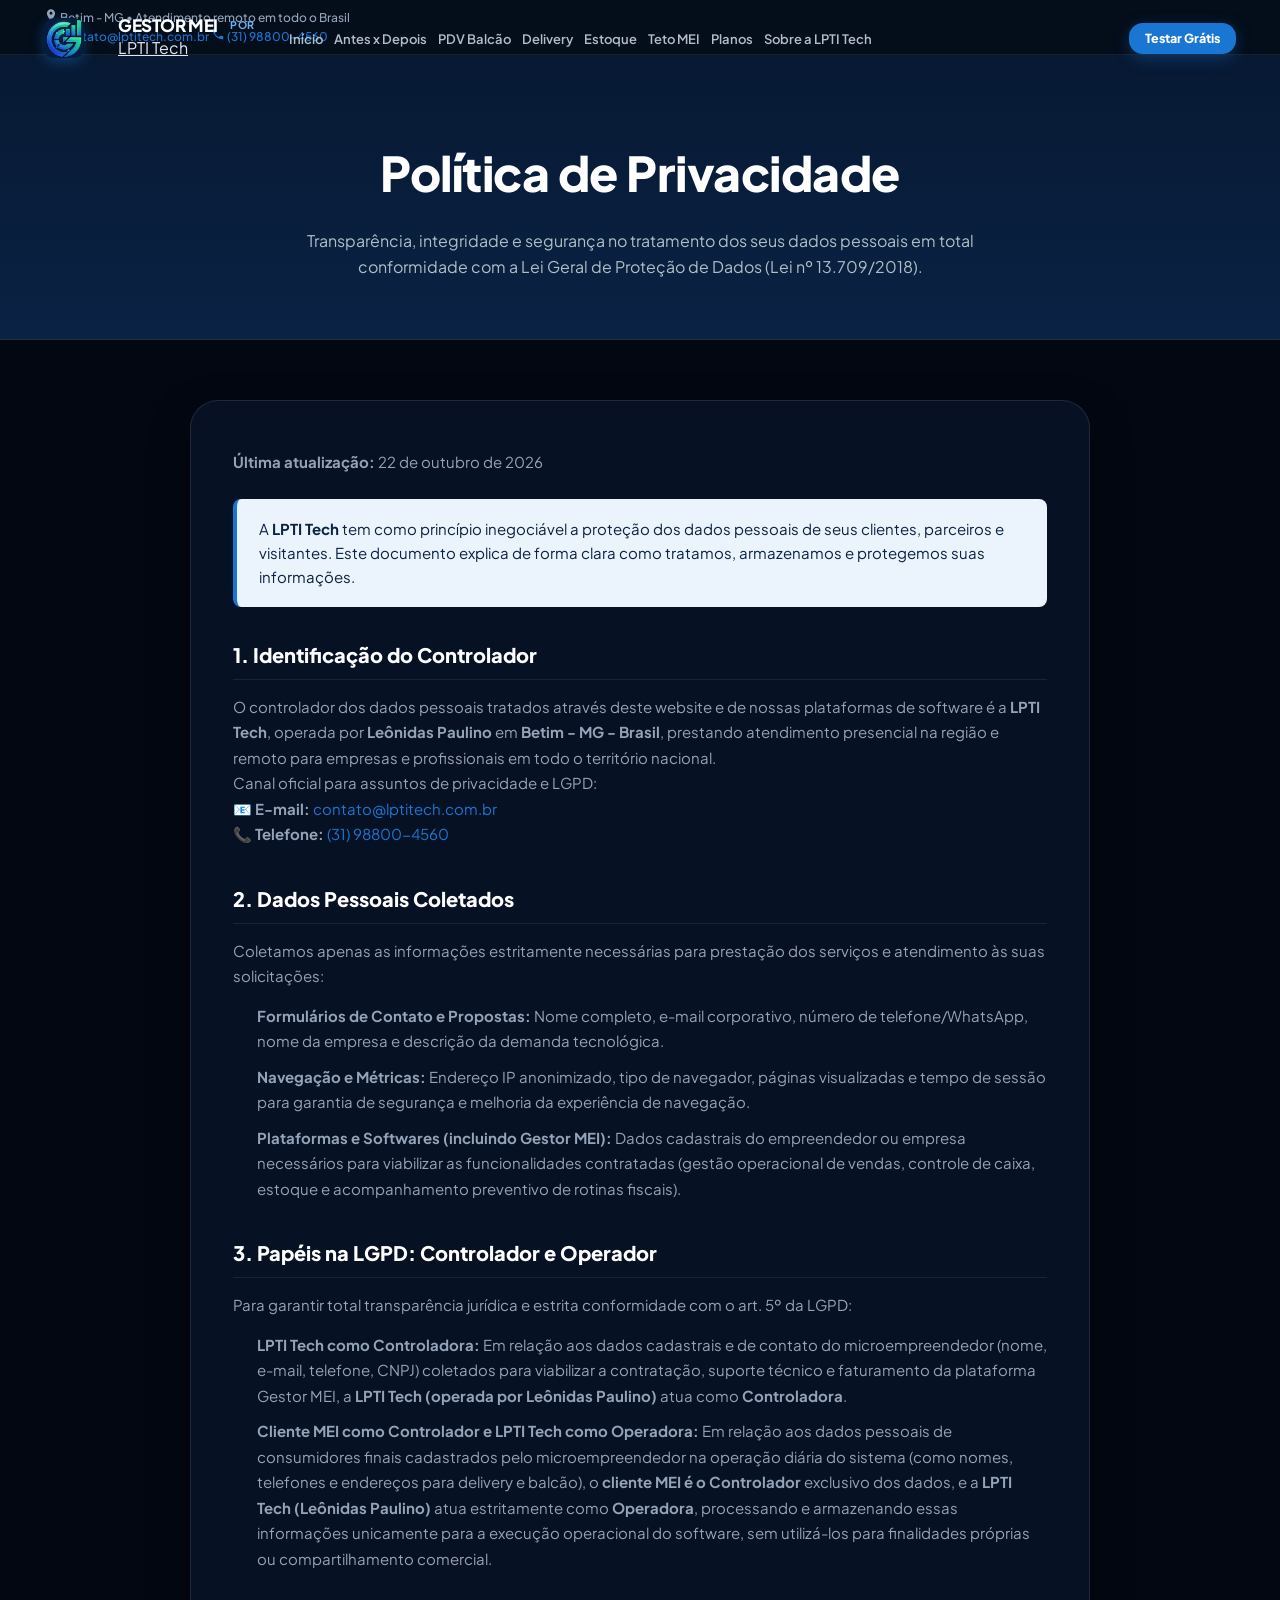
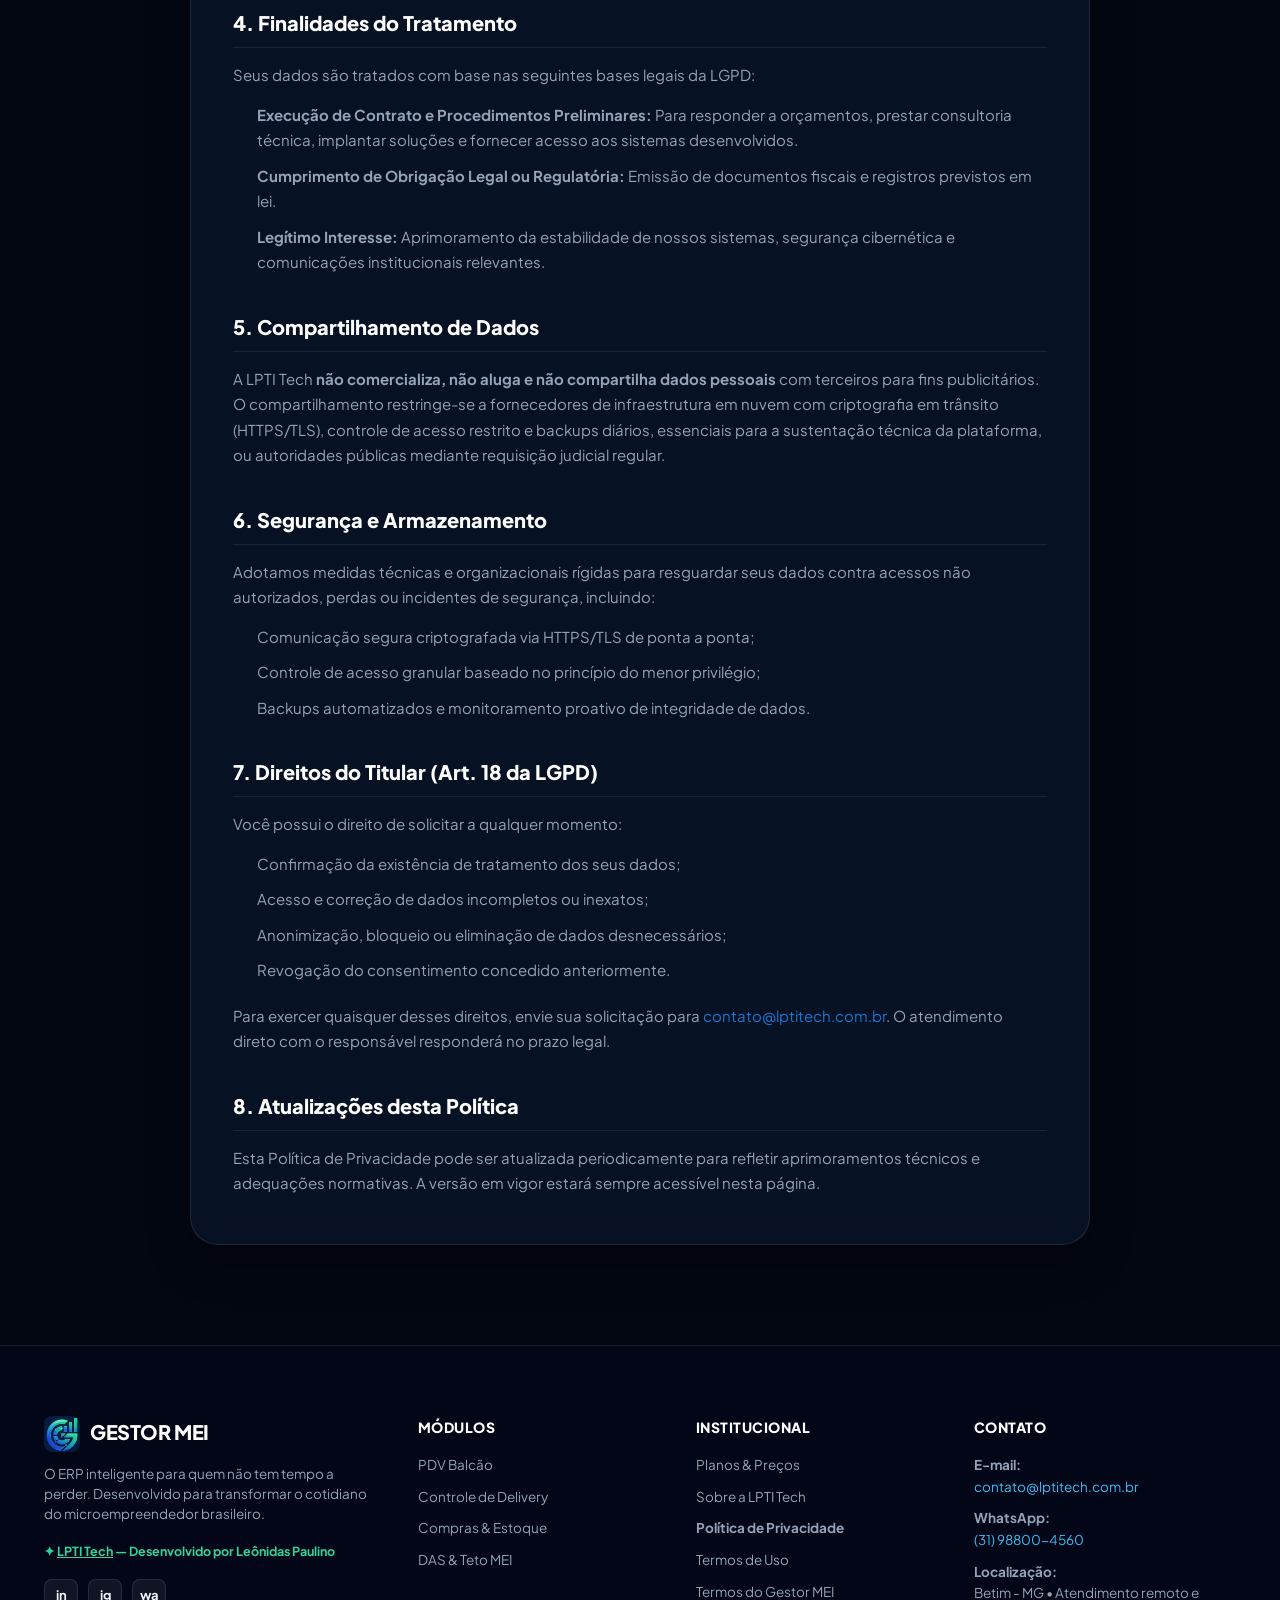
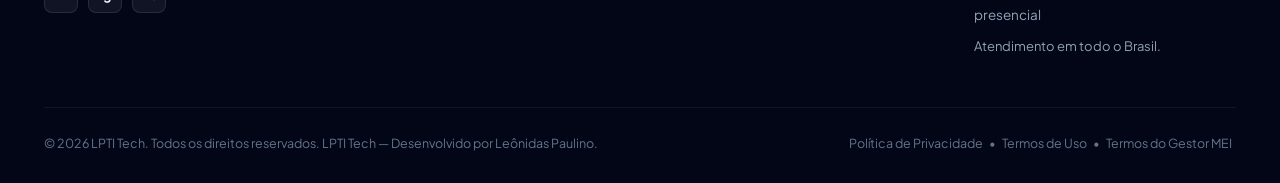
<file: politica-de-privacidade.html>
<!DOCTYPE html>
<html lang="pt-BR" class="scroll-smooth">
<head>
  <meta charset="UTF-8">
  <meta name="viewport" content="width=device-width, initial-scale=1.0">
  
  <title>Política de Privacidade &bull; LPTI Tech | LGPD</title>
  <meta name="description" content="LPTI Tech - Política de Privacidade e Proteção de Dados Pessoais em conformidade com a LGPD (Lei nº 13.709/2018).">
  <meta name="author" content="LPTI Tech — Leônidas Paulino">
  <meta name="robots" content="index, follow">
  <link rel="canonical" href="https://www.lptitech.com.br/politica-de-privacidade.html">

  <!-- Open Graph -->
  <meta property="og:type" content="website">
  <meta property="og:url" content="https://www.lptitech.com.br/politica-de-privacidade.html">
  <meta property="og:title" content="Política de Privacidade &bull; LPTI Tech">
  <meta property="og:description" content="Política de Privacidade e Proteção de Dados em total conformidade com a LGPD.">
  <meta property="og:image" content="https://www.lptitech.com.br/assets/og-image.png">

  <!-- Favicons Oficiais -->
  <link rel="shortcut icon" href="favicon.ico" type="image/x-icon">
  <link rel="icon" type="image/svg+xml" href="assets/favicon.svg">
  <link rel="apple-touch-icon" sizes="180x180" href="assets/apple-touch-icon.png">
  <meta name="theme-color" content="#071933">

  <!-- Google Fonts: Plus Jakarta Sans -->
  <link rel="preconnect" href="https://fonts.googleapis.com">
  <link rel="preconnect" href="https://fonts.gstatic.com" crossorigin>
  <link href="https://fonts.googleapis.com/css2?family=Plus+Jakarta+Sans:wght@300;400;500;600;700;800&display=swap" rel="stylesheet">

  <link rel="stylesheet" href="styles.css">
</head>
<body>

  <!-- TOPBAR -->
  <div class="topbar">
    <div class="container topbar-content">
      <div class="topbar-left">
        <span><svg width="14" height="14" viewBox="0 0 24 24" fill="currentColor"><path d="M12 2C8.13 2 5 5.13 5 9c0 5.25 7 13 7 13s7-7.75 7-13c0-3.87-3.13-7-7-7zm0 9.5c-1.38 0-2.5-1.12-2.5-2.5s1.12-2.5 2.5-2.5 2.5 1.12 2.5 2.5-1.12 2.5-2.5 2.5z"/></svg> Betim - MG &bull; Atendimento remoto em todo o Brasil</span>
      </div>
      <div class="topbar-right">
        <a href="mailto:contato@lptitech.com.br" class="topbar-link">
          <svg width="14" height="14" viewBox="0 0 24 24" fill="currentColor"><path d="M20 4H4c-1.1 0-1.99.9-1.99 2L2 18c0 1.1.9 2 2 2h16c1.1 0 2-.9 2-2V6c0-1.1-.9-2-2-2zm0 4l-8 5-8-5V6l8 5 8-5v2z"/></svg> contato@lptitech.com.br
        </a>
        <a href="tel:+5531988004560" class="topbar-link">
          <svg width="14" height="14" viewBox="0 0 24 24" fill="currentColor"><path d="M6.62 10.79c1.44 2.83 3.76 5.14 6.59 6.59l2.2-2.2c.27-.27.67-.36 1.02-.24 1.12.37 2.33.57 3.57.57.55 0 1 .45 1 1V20c0 .55-.45 1-1 1-9.39 0-17-7.61-17-17 0-.55.45-1 1-1h3.5c.55 0 1 .45 1 1 0 1.25.2 2.45.57 3.57.11.35.03.74-.25 1.02l-2.2 2.2z"/></svg> (31) 98800-4560
        </a>
      </div>
    </div>
  </div>

  <!-- NAVBAR -->
  <header class="navbar" id="navbar">
    <div class="container navbar-container">
      <a href="index.html#hero" class="brand-wrapper" aria-label="Gestor MEI e LPTI Tech Página Inicial">
        <img src="assets/gestor-mei-icon.png" alt="Logo Oficial Gestor MEI" class="brand-icon" width="44" height="44">
        <div class="brand-text">
          <span class="brand-title">GESTOR MEI</span>
          <span class="brand-sub">Por <a href="https://sobre.lptitech.com.br" target="_blank" rel="noopener noreferrer" style="color: inherit; text-decoration: underline;">LPTI Tech</a></span>
        </div>
      </a>

      <!-- Menu Desktop -->
      <nav class="nav-menu" id="nav-menu">
        <ul class="nav-list">
          <li><a href="index.html#hero" class="nav-link">Início</a></li>
          <li><a href="index.html#problema" class="nav-link">Antes x Depois</a></li>
          <li><a href="index.html#pdv" class="nav-link">PDV Balcão</a></li>
          <li><a href="index.html#delivery" class="nav-link">Delivery</a></li>
          <li><a href="index.html#estoque" class="nav-link">Estoque</a></li>
          <li><a href="index.html#fiscal" class="nav-link">Teto MEI</a></li>
          <li><a href="index.html#planos" class="nav-link">Planos</a></li>
          <li><a href="https://sobre.lptitech.com.br" target="_blank" rel="noopener noreferrer" class="nav-link">Sobre a LPTI Tech</a></li>
        </ul>
      </nav>

      <!-- Ações do Header -->
      <div class="nav-cta-box">
        <a href="index.html#contato" class="btn btn-primary btn-sm nav-cta">
          <span>Testar Grátis</span>
        </a>

        <!-- Botão Hambúrguer Mobile -->
        <button class="hamburger" id="hamburger-btn" aria-label="Abrir menu de navegação" aria-expanded="false">
          <span class="bar"></span>
          <span class="bar"></span>
          <span class="bar"></span>
        </button>
      </div>
    </div>
  </header>

  <!-- CABEÇALHO DA PÁGINA -->
  <section class="legal-header">
    <div class="container">
      <h1 class="legal-title">Política de Privacidade</h1>
      <p class="legal-subtitle">
        Transparência, integridade e segurança no tratamento dos seus dados pessoais em total conformidade com a Lei Geral de Proteção de Dados (Lei nº 13.709/2018).
      </p>
    </div>
  </section>

  <!-- CORPO DO DOCUMENTO -->
  <main class="legal-body">
    <div class="container">
      <article class="legal-card">
        <p><strong>Última atualização:</strong> 22 de outubro de 2026</p>

        <div class="legal-info-box">
          A <strong>LPTI Tech</strong> tem como princípio inegociável a proteção dos dados pessoais de seus clientes, parceiros e visitantes. Este documento explica de forma clara como tratamos, armazenamos e protegemos suas informações.
        </div>

        <h2>1. Identificação do Controlador</h2>
        <p>
          O controlador dos dados pessoais tratados através deste website e de nossas plataformas de software é a <strong>LPTI Tech</strong>, operada por <strong>Leônidas Paulino</strong> em <strong>Betim - MG - Brasil</strong>, prestando atendimento presencial na região e remoto para empresas e profissionais em todo o território nacional.
        </p>
        <p>
          Canal oficial para assuntos de privacidade e LGPD:<br>
          📧 <strong>E-mail:</strong> <a href="mailto:contato@lptitech.com.br">contato@lptitech.com.br</a><br>
          📞 <strong>Telefone:</strong> <a href="tel:+5531988004560">(31) 98800-4560</a>
        </p>

        <h2>2. Dados Pessoais Coletados</h2>
        <p>Coletamos apenas as informações estritamente necessárias para prestação dos serviços e atendimento às suas solicitações:</p>
        <ul>
          <li><strong>Formulários de Contato e Propostas:</strong> Nome completo, e-mail corporativo, número de telefone/WhatsApp, nome da empresa e descrição da demanda tecnológica.</li>
          <li><strong>Navegação e Métricas:</strong> Endereço IP anonimizado, tipo de navegador, páginas visualizadas e tempo de sessão para garantia de segurança e melhoria da experiência de navegação.</li>
          <li><strong>Plataformas e Softwares (incluindo Gestor MEI):</strong> Dados cadastrais do empreendedor ou empresa necessários para viabilizar as funcionalidades contratadas (gestão operacional de vendas, controle de caixa, estoque e acompanhamento preventivo de rotinas fiscais).</li>
        </ul>

        <h2>3. Papéis na LGPD: Controlador e Operador</h2>
        <p>
          Para garantir total transparência jurídica e estrita conformidade com o art. 5º da LGPD:
        </p>
        <ul>
          <li>
            <strong>LPTI Tech como Controladora:</strong> Em relação aos dados cadastrais e de contato do microempreendedor (nome, e-mail, telefone, CNPJ) coletados para viabilizar a contratação, suporte técnico e faturamento da plataforma Gestor MEI, a <strong>LPTI Tech (operada por Leônidas Paulino)</strong> atua como <strong>Controladora</strong>.
          </li>
          <li>
            <strong>Cliente MEI como Controlador e LPTI Tech como Operadora:</strong> Em relação aos dados pessoais de consumidores finais cadastrados pelo microempreendedor na operação diária do sistema (como nomes, telefones e endereços para delivery e balcão), o <strong>cliente MEI é o Controlador</strong> exclusivo dos dados, e a <strong>LPTI Tech (Leônidas Paulino)</strong> atua estritamente como <strong>Operadora</strong>, processando e armazenando essas informações unicamente para a execução operacional do software, sem utilizá-los para finalidades próprias ou compartilhamento comercial.
          </li>
        </ul>

        <h2>4. Finalidades do Tratamento</h2>
        <p>Seus dados são tratados com base nas seguintes bases legais da LGPD:</p>
        <ul>
          <li><strong>Execução de Contrato e Procedimentos Preliminares:</strong> Para responder a orçamentos, prestar consultoria técnica, implantar soluções e fornecer acesso aos sistemas desenvolvidos.</li>
          <li><strong>Cumprimento de Obrigação Legal ou Regulatória:</strong> Emissão de documentos fiscais e registros previstos em lei.</li>
          <li><strong>Legítimo Interesse:</strong> Aprimoramento da estabilidade de nossos sistemas, segurança cibernética e comunicações institucionais relevantes.</li>
        </ul>

        <h2>5. Compartilhamento de Dados</h2>
        <p>
          A LPTI Tech <strong>não comercializa, não aluga e não compartilha dados pessoais</strong> com terceiros para fins publicitários.
        </p>
        <p>
          O compartilhamento restringe-se a fornecedores de infraestrutura em nuvem com criptografia em trânsito (HTTPS/TLS), controle de acesso restrito e backups diários, essenciais para a sustentação técnica da plataforma, ou autoridades públicas mediante requisição judicial regular.
        </p>

        <h2>6. Segurança e Armazenamento</h2>
        <p>
          Adotamos medidas técnicas e organizacionais rígidas para resguardar seus dados contra acessos não autorizados, perdas ou incidentes de segurança, incluindo:
        </p>
        <ul>
          <li>Comunicação segura criptografada via HTTPS/TLS de ponta a ponta;</li>
          <li>Controle de acesso granular baseado no princípio do menor privilégio;</li>
          <li>Backups automatizados e monitoramento proativo de integridade de dados.</li>
        </ul>

        <h2>7. Direitos do Titular (Art. 18 da LGPD)</h2>
        <p>Você possui o direito de solicitar a qualquer momento:</p>
        <ul>
          <li>Confirmação da existência de tratamento dos seus dados;</li>
          <li>Acesso e correção de dados incompletos ou inexatos;</li>
          <li>Anonimização, bloqueio ou eliminação de dados desnecessários;</li>
          <li>Revogação do consentimento concedido anteriormente.</li>
        </ul>
        <p>
          Para exercer quaisquer desses direitos, envie sua solicitação para <a href="mailto:contato@lptitech.com.br">contato@lptitech.com.br</a>. O atendimento direto com o responsável responderá no prazo legal.
        </p>

        <h2>8. Atualizações desta Política</h2>
        <p>
          Esta Política de Privacidade pode ser atualizada periodicamente para refletir aprimoramentos técnicos e adequações normativas. A versão em vigor estará sempre acessível nesta página.
        </p>
      </article>
    </div>
  </main>

  <!-- RODAPÉ OFICIAL -->
  <footer class="footer">
    <div class="container">
      <div class="footer-top">
        <div class="footer-brand-col">
          <div style="display: flex; align-items: center; gap: 10px; margin-bottom: 12px;">
            <img src="assets/gestor-mei-icon.png" alt="Gestor MEI Icon" width="36" height="36" style="border-radius: 8px;">
            <span class="brand-title" style="color: #FFFFFF;">GESTOR MEI</span>
          </div>
          <p class="footer-slogan">
            O ERP inteligente para quem não tem tempo a perder. Desenvolvido para transformar o cotidiano do microempreendedor brasileiro.
          </p>
          <p class="footer-author-badge">
            ✦ <a href="https://sobre.lptitech.com.br" target="_blank" rel="noopener noreferrer" style="color: inherit; text-decoration: underline;">LPTI Tech</a> — Desenvolvido por Leônidas Paulino
          </p>

          <div class="footer-social-links">
            <a href="https://linkedin.com/company/lpti-tech" target="_blank" rel="noopener noreferrer" aria-label="LinkedIn LPTI Tech">in</a>
            <a href="https://instagram.com/lptitech" target="_blank" rel="noopener noreferrer" aria-label="Instagram LPTI Tech">ig</a>
            <a href="https://wa.me/5531988004560" target="_blank" rel="noopener noreferrer" aria-label="WhatsApp LPTI Tech">wa</a>
          </div>
        </div>

        <div class="footer-nav-col">
          <h4 class="footer-nav-title">Módulos</h4>
          <ul class="footer-nav-list">
            <li><a href="index.html#pdv">PDV Balcão</a></li>
            <li><a href="index.html#delivery">Controle de Delivery</a></li>
            <li><a href="index.html#estoque">Compras &amp; Estoque</a></li>
            <li><a href="index.html#fiscal">DAS &amp; Teto MEI</a></li>
          </ul>
        </div>

        <div class="footer-nav-col">
          <h4 class="footer-nav-title">Institucional</h4>
          <ul class="footer-nav-list">
            <li><a href="index.html#planos">Planos &amp; Preços</a></li>
            <li><a href="https://sobre.lptitech.com.br" target="_blank" rel="noopener noreferrer">Sobre a LPTI Tech</a></li>
            <li><a href="politica-de-privacidade.html" style="color: var(--blue-light); font-weight: 700;">Política de Privacidade</a></li>
            <li><a href="termos-de-uso.html">Termos de Uso</a></li>
            <li><a href="termos-servico-saas.html">Termos do Gestor MEI</a></li>
          </ul>
        </div>

        <div class="footer-nav-col">
          <h4 class="footer-nav-title">Contato</h4>
          <ul class="footer-contact-list">
            <li><strong>E-mail:</strong><br><a href="mailto:contato@lptitech.com.br">contato@lptitech.com.br</a></li>
            <li><strong>WhatsApp:</strong><br><a href="tel:+5531988004560">(31) 98800-4560</a></li>
            <li><strong>Localização:</strong><br>Betim - MG &bull; Atendimento remoto e presencial</li>
            <li><span style="color: #90A4AE; font-size: 13px;">Atendimento em todo o Brasil.</span></li>
          </ul>
        </div>
      </div>

      <div class="footer-bottom">
        <div>
          &copy; 2026 LPTI Tech. Todos os direitos reservados. LPTI Tech — Desenvolvido por Leônidas Paulino.
        </div>
        <div class="footer-legal">
          <a href="politica-de-privacidade.html">Política de Privacidade</a> &bull; 
          <a href="termos-de-uso.html">Termos de Uso</a> &bull;
          <a href="termos-servico-saas.html">Termos do Gestor MEI</a>
        </div>
      </div>
    </div>
  </footer>

  <script src="script.js"></script>
</body>
</html>
</file>
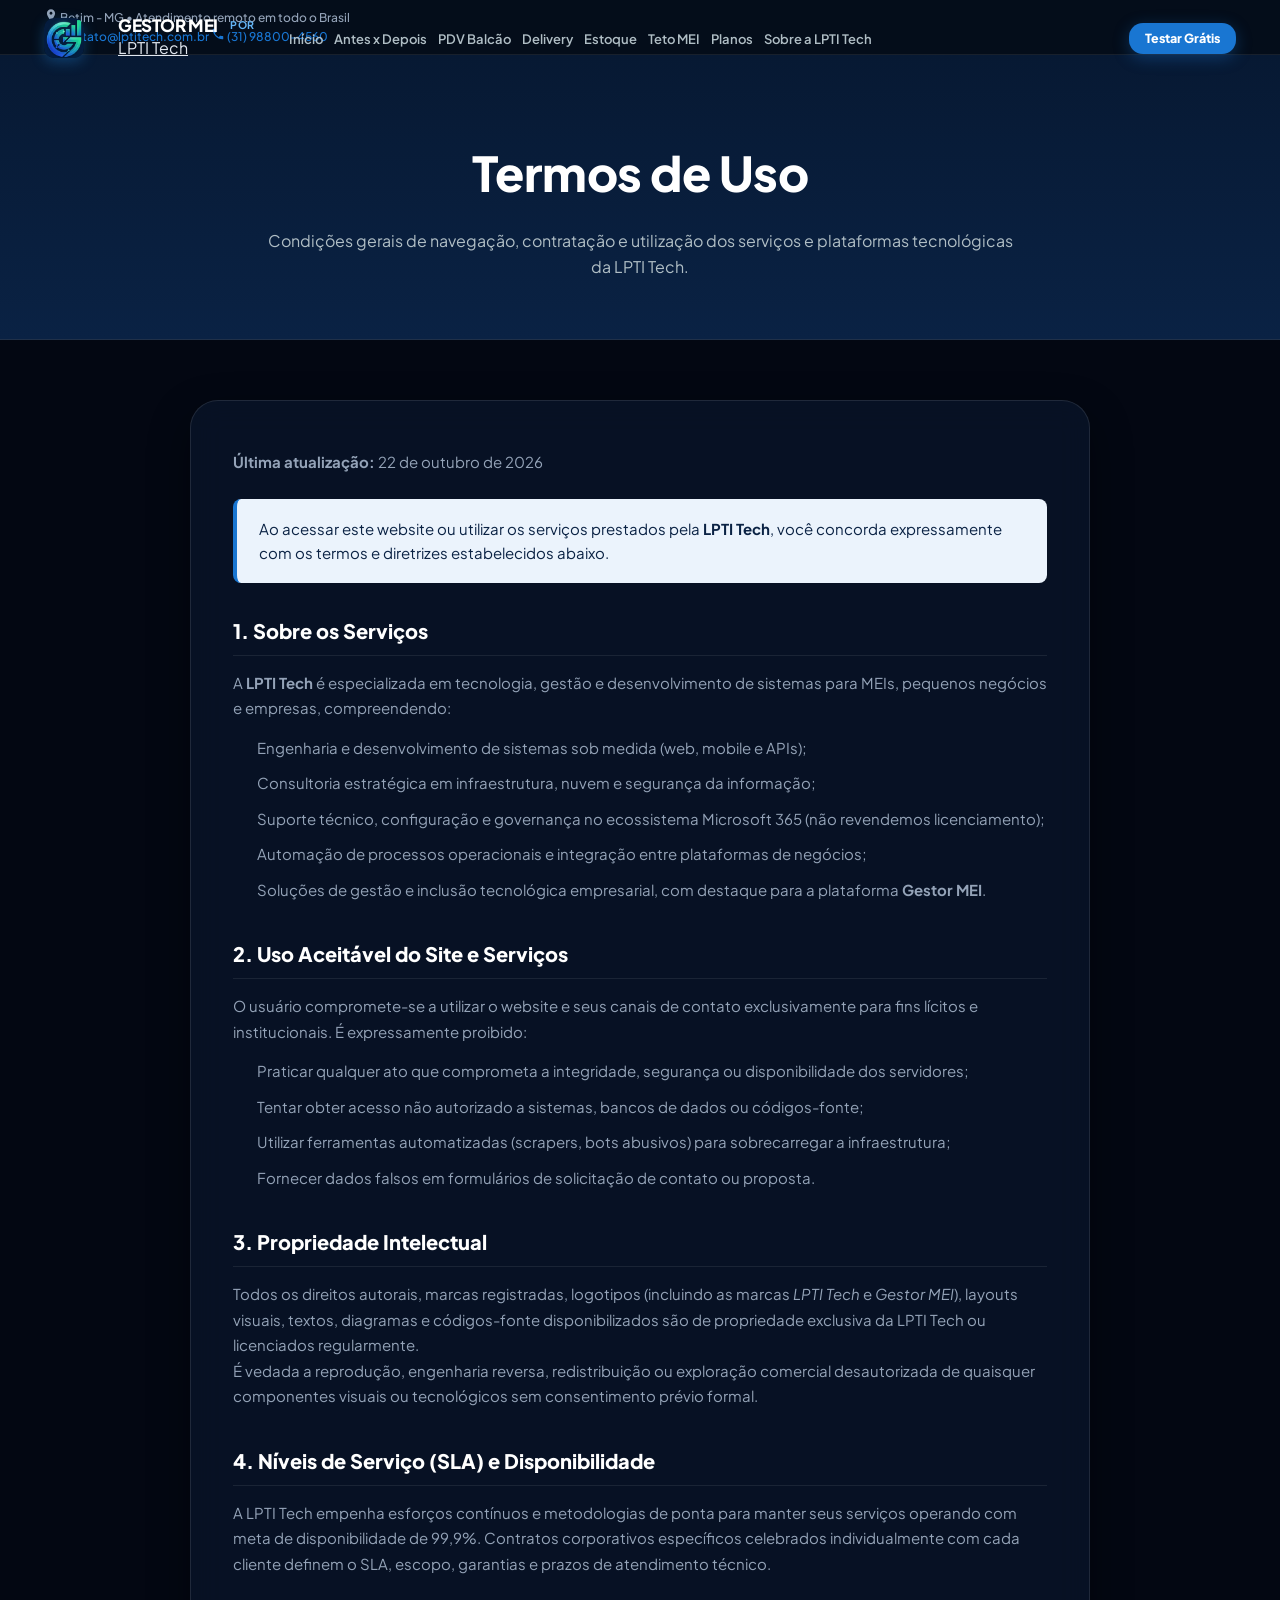
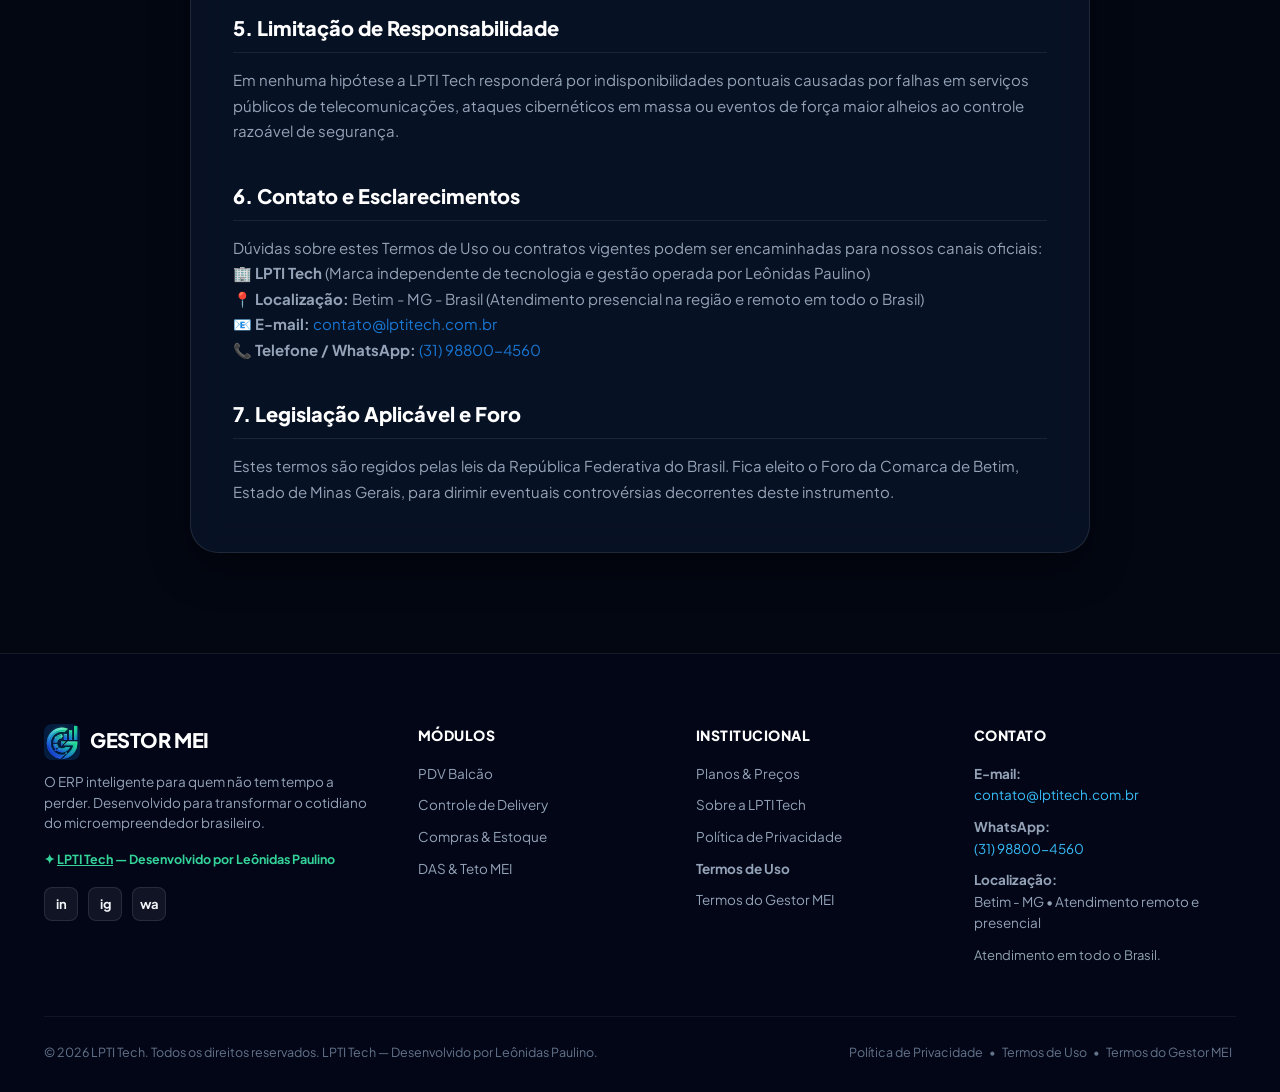
<file: termos-de-uso.html>
<!DOCTYPE html>
<html lang="pt-BR" class="scroll-smooth">
<head>
  <meta charset="UTF-8">
  <meta name="viewport" content="width=device-width, initial-scale=1.0">
  
  <title>Termos de Uso &bull; LPTI Tech</title>
  <meta name="description" content="LPTI Tech - Termos de Uso e Condições Gerais aplicáveis aos serviços e soluções tecnológicas.">
  <meta name="author" content="LPTI Tech — Leônidas Paulino">
  <meta name="robots" content="index, follow">
  <link rel="canonical" href="https://www.lptitech.com.br/termos-de-uso.html">

  <!-- Open Graph -->
  <meta property="og:type" content="website">
  <meta property="og:url" content="https://www.lptitech.com.br/termos-de-uso.html">
  <meta property="og:title" content="Termos de Uso &bull; LPTI Tech">
  <meta property="og:description" content="Termos de Uso e Condições Gerais de Serviços da LPTI Tech.">
  <meta property="og:image" content="https://www.lptitech.com.br/assets/og-image.png">

  <!-- Favicons Oficiais -->
  <link rel="shortcut icon" href="favicon.ico" type="image/x-icon">
  <link rel="icon" type="image/svg+xml" href="assets/favicon.svg">
  <link rel="apple-touch-icon" sizes="180x180" href="assets/apple-touch-icon.png">
  <meta name="theme-color" content="#071933">

  <!-- Google Fonts: Plus Jakarta Sans -->
  <link rel="preconnect" href="https://fonts.googleapis.com">
  <link rel="preconnect" href="https://fonts.gstatic.com" crossorigin>
  <link href="https://fonts.googleapis.com/css2?family=Plus+Jakarta+Sans:wght@300;400;500;600;700;800&display=swap" rel="stylesheet">

  <link rel="stylesheet" href="styles.css">
</head>
<body>

  <!-- TOPBAR -->
  <div class="topbar">
    <div class="container topbar-content">
      <div class="topbar-left">
        <span><svg width="14" height="14" viewBox="0 0 24 24" fill="currentColor"><path d="M12 2C8.13 2 5 5.13 5 9c0 5.25 7 13 7 13s7-7.75 7-13c0-3.87-3.13-7-7-7zm0 9.5c-1.38 0-2.5-1.12-2.5-2.5s1.12-2.5 2.5-2.5 2.5 1.12 2.5 2.5-1.12 2.5-2.5 2.5z"/></svg> Betim - MG &bull; Atendimento remoto em todo o Brasil</span>
      </div>
      <div class="topbar-right">
        <a href="mailto:contato@lptitech.com.br" class="topbar-link">
          <svg width="14" height="14" viewBox="0 0 24 24" fill="currentColor"><path d="M20 4H4c-1.1 0-1.99.9-1.99 2L2 18c0 1.1.9 2 2 2h16c1.1 0 2-.9 2-2V6c0-1.1-.9-2-2-2zm0 4l-8 5-8-5V6l8 5 8-5v2z"/></svg> contato@lptitech.com.br
        </a>
        <a href="tel:+5531988004560" class="topbar-link">
          <svg width="14" height="14" viewBox="0 0 24 24" fill="currentColor"><path d="M6.62 10.79c1.44 2.83 3.76 5.14 6.59 6.59l2.2-2.2c.27-.27.67-.36 1.02-.24 1.12.37 2.33.57 3.57.57.55 0 1 .45 1 1V20c0 .55-.45 1-1 1-9.39 0-17-7.61-17-17 0-.55.45-1 1-1h3.5c.55 0 1 .45 1 1 0 1.25.2 2.45.57 3.57.11.35.03.74-.25 1.02l-2.2 2.2z"/></svg> (31) 98800-4560
        </a>
      </div>
    </div>
  </div>

  <!-- NAVBAR -->
  <header class="navbar" id="navbar">
    <div class="container navbar-container">
      <a href="index.html#hero" class="brand-wrapper" aria-label="Gestor MEI e LPTI Tech Página Inicial">
        <img src="assets/gestor-mei-icon.png" alt="Logo Oficial Gestor MEI" class="brand-icon" width="44" height="44">
        <div class="brand-text">
          <span class="brand-title">GESTOR MEI</span>
          <span class="brand-sub">Por <a href="https://sobre.lptitech.com.br" target="_blank" rel="noopener noreferrer" style="color: inherit; text-decoration: underline;">LPTI Tech</a></span>
        </div>
      </a>

      <!-- Menu Desktop -->
      <nav class="nav-menu" id="nav-menu">
        <ul class="nav-list">
          <li><a href="index.html#hero" class="nav-link">Início</a></li>
          <li><a href="index.html#problema" class="nav-link">Antes x Depois</a></li>
          <li><a href="index.html#pdv" class="nav-link">PDV Balcão</a></li>
          <li><a href="index.html#delivery" class="nav-link">Delivery</a></li>
          <li><a href="index.html#estoque" class="nav-link">Estoque</a></li>
          <li><a href="index.html#fiscal" class="nav-link">Teto MEI</a></li>
          <li><a href="index.html#planos" class="nav-link">Planos</a></li>
          <li><a href="https://sobre.lptitech.com.br" target="_blank" rel="noopener noreferrer" class="nav-link">Sobre a LPTI Tech</a></li>
        </ul>
      </nav>

      <!-- Ações do Header -->
      <div class="nav-cta-box">
        <a href="index.html#contato" class="btn btn-primary btn-sm nav-cta">
          <span>Testar Grátis</span>
        </a>

        <!-- Botão Hambúrguer Mobile -->
        <button class="hamburger" id="hamburger-btn" aria-label="Abrir menu de navegação" aria-expanded="false">
          <span class="bar"></span>
          <span class="bar"></span>
          <span class="bar"></span>
        </button>
      </div>
    </div>
  </header>

  <!-- CABEÇALHO DA PÁGINA -->
  <section class="legal-header">
    <div class="container">
      <h1 class="legal-title">Termos de Uso</h1>
      <p class="legal-subtitle">
        Condições gerais de navegação, contratação e utilização dos serviços e plataformas tecnológicas da LPTI Tech.
      </p>
    </div>
  </section>

  <!-- CORPO DO DOCUMENTO -->
  <main class="legal-body">
    <div class="container">
      <article class="legal-card">
        <p><strong>Última atualização:</strong> 22 de outubro de 2026</p>

        <div class="legal-info-box">
          Ao acessar este website ou utilizar os serviços prestados pela <strong>LPTI Tech</strong>, você concorda expressamente com os termos e diretrizes estabelecidos abaixo.
        </div>

        <h2>1. Sobre os Serviços</h2>
        <p>
          A <strong>LPTI Tech</strong> é especializada em tecnologia, gestão e desenvolvimento de sistemas para MEIs, pequenos negócios e empresas, compreendendo:
        </p>
        <ul>
          <li>Engenharia e desenvolvimento de sistemas sob medida (web, mobile e APIs);</li>
          <li>Consultoria estratégica em infraestrutura, nuvem e segurança da informação;</li>
          <li>Suporte técnico, configuração e governança no ecossistema Microsoft 365 (não revendemos licenciamento);</li>
          <li>Automação de processos operacionais e integração entre plataformas de negócios;</li>
          <li>Soluções de gestão e inclusão tecnológica empresarial, com destaque para a plataforma <strong>Gestor MEI</strong>.</li>
        </ul>

        <h2>2. Uso Aceitável do Site e Serviços</h2>
        <p>
          O usuário compromete-se a utilizar o website e seus canais de contato exclusivamente para fins lícitos e institucionais. É expressamente proibido:
        </p>
        <ul>
          <li>Praticar qualquer ato que comprometa a integridade, segurança ou disponibilidade dos servidores;</li>
          <li>Tentar obter acesso não autorizado a sistemas, bancos de dados ou códigos-fonte;</li>
          <li>Utilizar ferramentas automatizadas (scrapers, bots abusivos) para sobrecarregar a infraestrutura;</li>
          <li>Fornecer dados falsos em formulários de solicitação de contato ou proposta.</li>
        </ul>

        <h2>3. Propriedade Intelectual</h2>
        <p>
          Todos os direitos autorais, marcas registradas, logotipos (incluindo as marcas <em>LPTI Tech</em> e <em>Gestor MEI</em>), layouts visuais, textos, diagramas e códigos-fonte disponibilizados são de propriedade exclusiva da LPTI Tech ou licenciados regularmente.
        </p>
        <p>
          É vedada a reprodução, engenharia reversa, redistribuição ou exploração comercial desautorizada de quaisquer componentes visuais ou tecnológicos sem consentimento prévio formal.
        </p>

        <h2>4. Níveis de Serviço (SLA) e Disponibilidade</h2>
        <p>
          A LPTI Tech empenha esforços contínuos e metodologias de ponta para manter seus serviços operando com meta de disponibilidade de 99,9%. Contratos corporativos específicos celebrados individualmente com cada cliente definem o SLA, escopo, garantias e prazos de atendimento técnico.
        </p>

        <h2>5. Limitação de Responsabilidade</h2>
        <p>
          Em nenhuma hipótese a LPTI Tech responderá por indisponibilidades pontuais causadas por falhas em serviços públicos de telecomunicações, ataques cibernéticos em massa ou eventos de força maior alheios ao controle razoável de segurança.
        </p>

        <h2>6. Contato e Esclarecimentos</h2>
        <p>
          Dúvidas sobre estes Termos de Uso ou contratos vigentes podem ser encaminhadas para nossos canais oficiais:
        </p>
        <p>
          🏢 <strong>LPTI Tech</strong> (Marca independente de tecnologia e gestão operada por Leônidas Paulino)<br>
          📍 <strong>Localização:</strong> Betim - MG - Brasil (Atendimento presencial na região e remoto em todo o Brasil)<br>
          📧 <strong>E-mail:</strong> <a href="mailto:contato@lptitech.com.br">contato@lptitech.com.br</a><br>
          📞 <strong>Telefone / WhatsApp:</strong> <a href="tel:+5531988004560">(31) 98800-4560</a>
        </p>

        <h2>7. Legislação Aplicável e Foro</h2>
        <p>
          Estes termos são regidos pelas leis da República Federativa do Brasil. Fica eleito o Foro da Comarca de Betim, Estado de Minas Gerais, para dirimir eventuais controvérsias decorrentes deste instrumento.
        </p>
      </article>
    </div>
  </main>

  <!-- RODAPÉ OFICIAL -->
  <footer class="footer">
    <div class="container">
      <div class="footer-top">
        <div class="footer-brand-col">
          <div style="display: flex; align-items: center; gap: 10px; margin-bottom: 12px;">
            <img src="assets/gestor-mei-icon.png" alt="Gestor MEI Icon" width="36" height="36" style="border-radius: 8px;">
            <span class="brand-title" style="color: #FFFFFF;">GESTOR MEI</span>
          </div>
          <p class="footer-slogan">
            O ERP inteligente para quem não tem tempo a perder. Desenvolvido para transformar o cotidiano do microempreendedor brasileiro.
          </p>
          <p class="footer-author-badge">
            ✦ <a href="https://sobre.lptitech.com.br" target="_blank" rel="noopener noreferrer" style="color: inherit; text-decoration: underline;">LPTI Tech</a> — Desenvolvido por Leônidas Paulino
          </p>

          <div class="footer-social-links">
            <a href="https://linkedin.com/company/lpti-tech" target="_blank" rel="noopener noreferrer" aria-label="LinkedIn LPTI Tech">in</a>
            <a href="https://instagram.com/lptitech" target="_blank" rel="noopener noreferrer" aria-label="Instagram LPTI Tech">ig</a>
            <a href="https://wa.me/5531988004560" target="_blank" rel="noopener noreferrer" aria-label="WhatsApp LPTI Tech">wa</a>
          </div>
        </div>

        <div class="footer-nav-col">
          <h4 class="footer-nav-title">Módulos</h4>
          <ul class="footer-nav-list">
            <li><a href="index.html#pdv">PDV Balcão</a></li>
            <li><a href="index.html#delivery">Controle de Delivery</a></li>
            <li><a href="index.html#estoque">Compras &amp; Estoque</a></li>
            <li><a href="index.html#fiscal">DAS &amp; Teto MEI</a></li>
          </ul>
        </div>

        <div class="footer-nav-col">
          <h4 class="footer-nav-title">Institucional</h4>
          <ul class="footer-nav-list">
            <li><a href="index.html#planos">Planos &amp; Preços</a></li>
            <li><a href="https://sobre.lptitech.com.br" target="_blank" rel="noopener noreferrer">Sobre a LPTI Tech</a></li>
            <li><a href="politica-de-privacidade.html">Política de Privacidade</a></li>
            <li><a href="termos-de-uso.html" style="color: var(--blue-light); font-weight: 700;">Termos de Uso</a></li>
            <li><a href="termos-servico-saas.html">Termos do Gestor MEI</a></li>
          </ul>
        </div>

        <div class="footer-nav-col">
          <h4 class="footer-nav-title">Contato</h4>
          <ul class="footer-contact-list">
            <li><strong>E-mail:</strong><br><a href="mailto:contato@lptitech.com.br">contato@lptitech.com.br</a></li>
            <li><strong>WhatsApp:</strong><br><a href="tel:+5531988004560">(31) 98800-4560</a></li>
            <li><strong>Localização:</strong><br>Betim - MG &bull; Atendimento remoto e presencial</li>
            <li><span style="color: #90A4AE; font-size: 13px;">Atendimento em todo o Brasil.</span></li>
          </ul>
        </div>
      </div>

      <div class="footer-bottom">
        <div>
          &copy; 2026 LPTI Tech. Todos os direitos reservados. LPTI Tech — Desenvolvido por Leônidas Paulino.
        </div>
        <div class="footer-legal">
          <a href="politica-de-privacidade.html">Política de Privacidade</a> &bull; 
          <a href="termos-de-uso.html">Termos de Uso</a> &bull;
          <a href="termos-servico-saas.html">Termos do Gestor MEI</a>
        </div>
      </div>
    </div>
  </footer>

  <script src="script.js"></script>
</body>
</html>
</file>
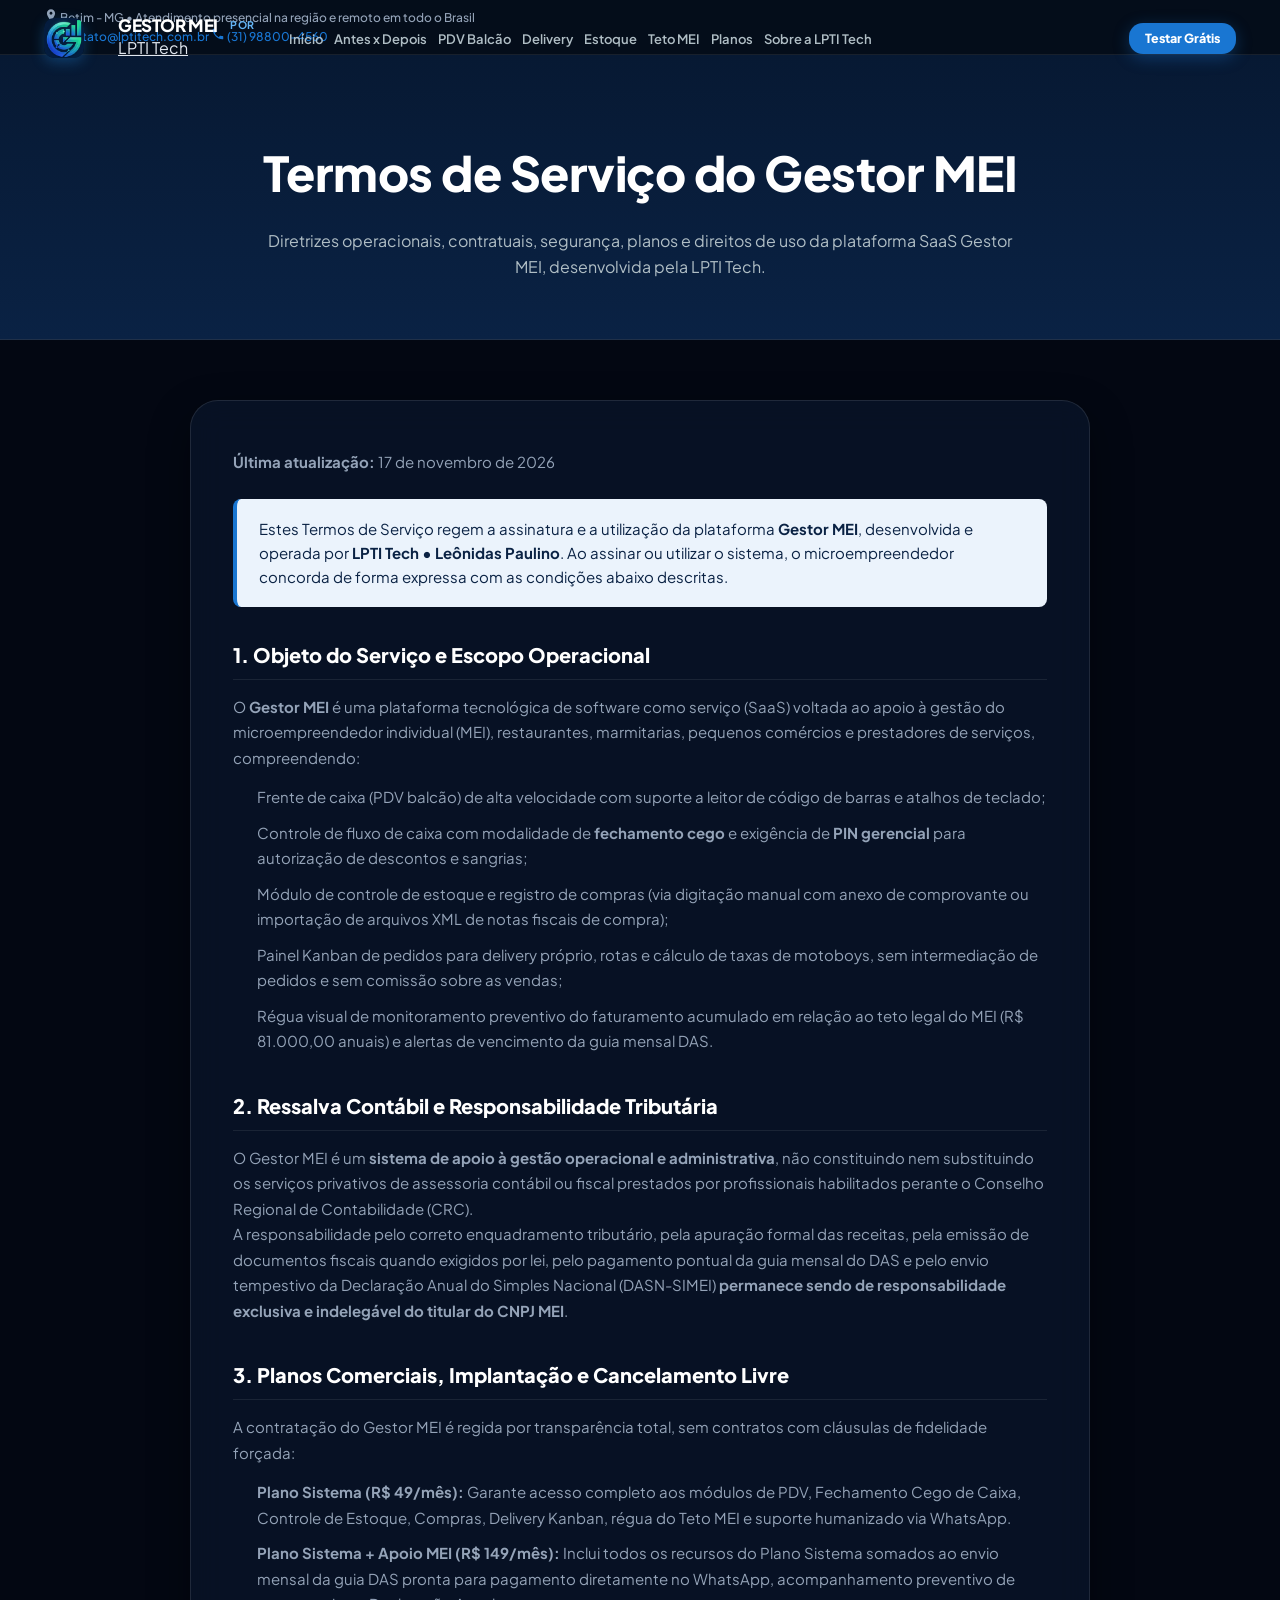
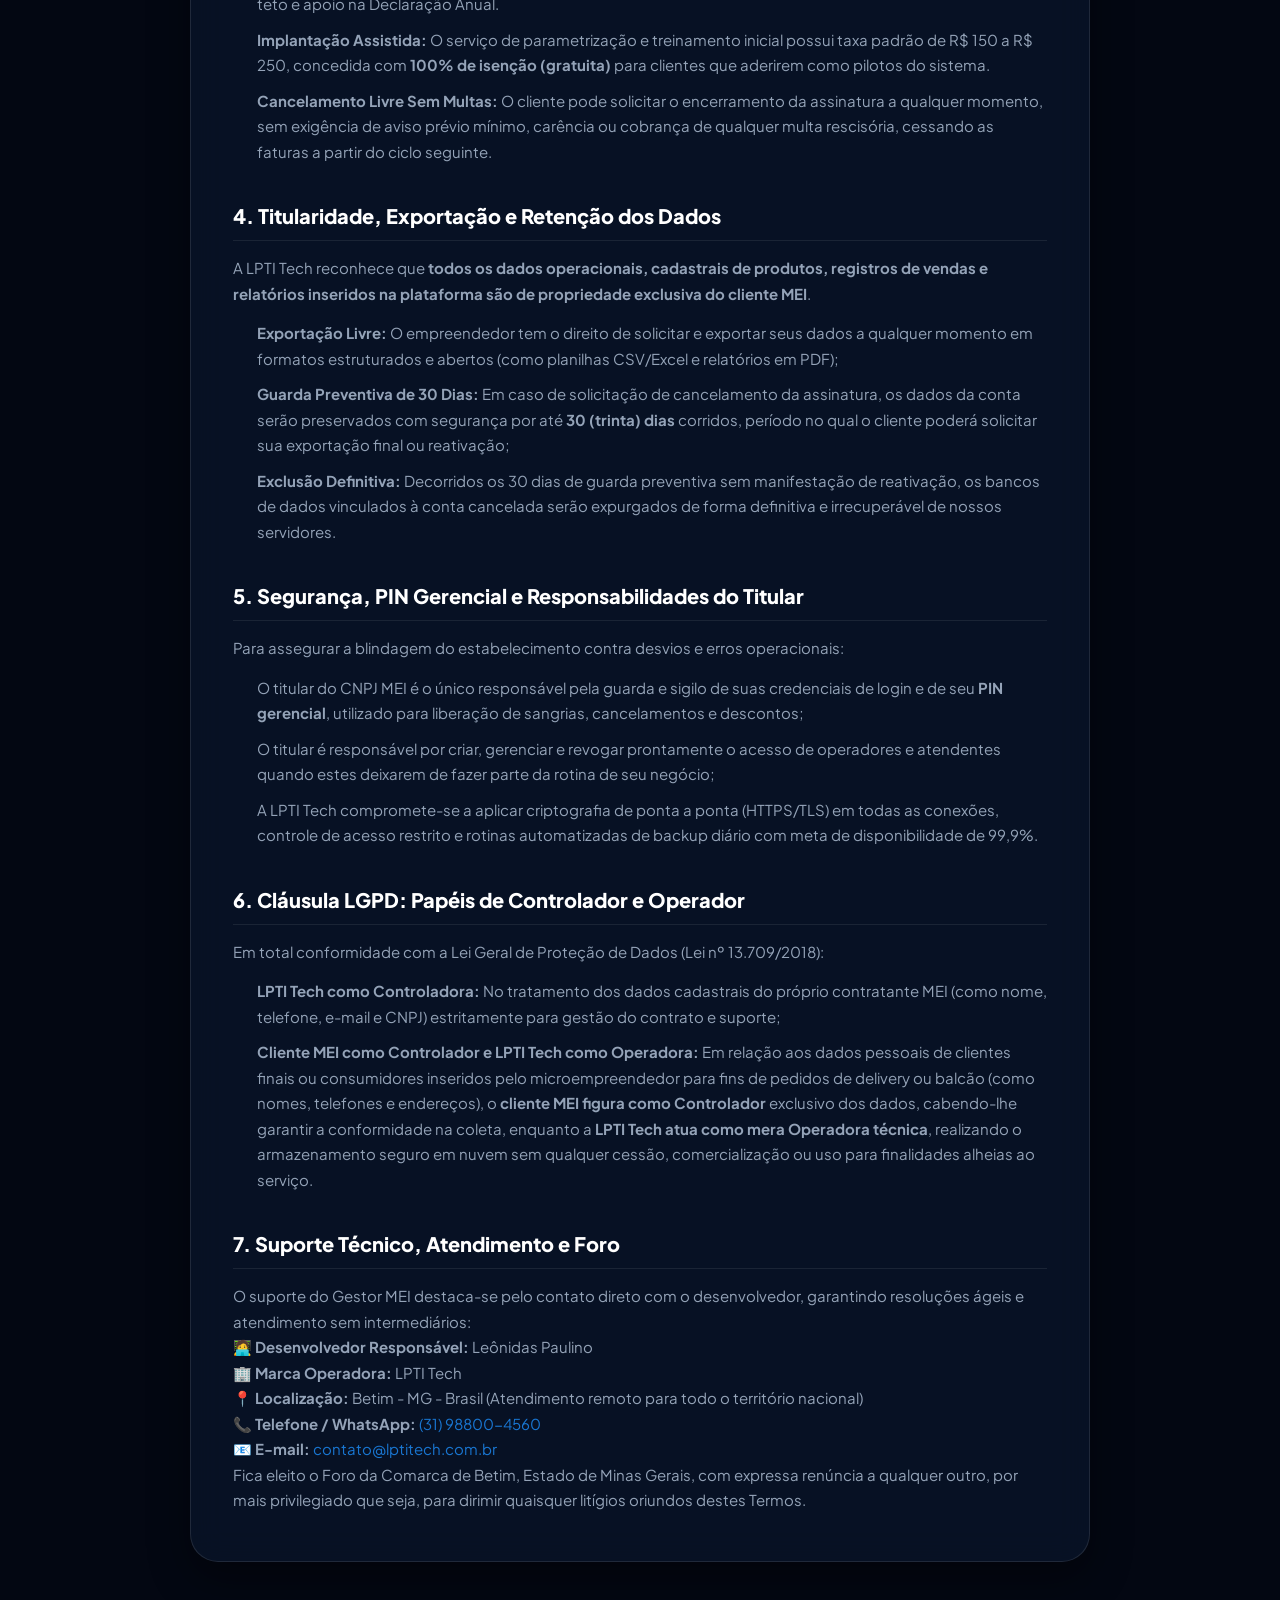
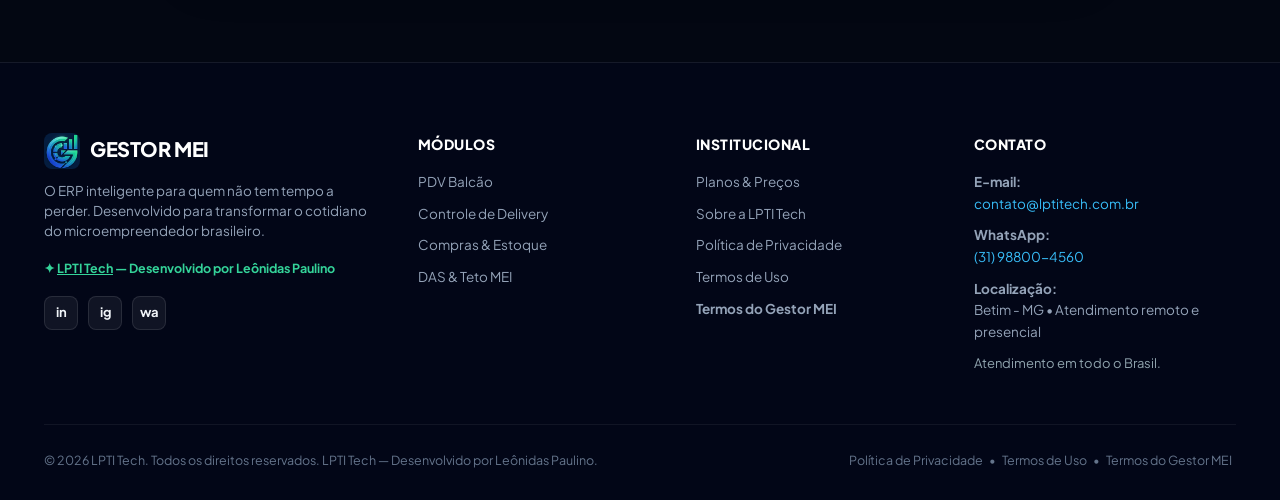
<file: termos-servico-saas.html>
<!DOCTYPE html>
<html lang="pt-BR" class="scroll-smooth">
<head>
  <meta charset="UTF-8">
  <meta name="viewport" content="width=device-width, initial-scale=1.0">
  
  <title>Termos de Serviço do Gestor MEI &bull; LPTI Tech</title>
  <meta name="description" content="Condições gerais de contratação, níveis de serviço, planos, exportação de dados e conformidade LGPD da plataforma Gestor MEI.">
  <meta name="author" content="LPTI Tech — Leônidas Paulino">
  <meta name="robots" content="index, follow">
  <link rel="canonical" href="https://www.lptitech.com.br/termos-servico-saas.html">

  <!-- Open Graph -->
  <meta property="og:type" content="website">
  <meta property="og:url" content="https://www.lptitech.com.br/termos-servico-saas.html">
  <meta property="og:title" content="Termos de Serviço do Gestor MEI &bull; LPTI Tech">
  <meta property="og:description" content="Termos de Contratação, Planos, Níveis de Serviço e Regras Operacionais do Gestor MEI.">
  <meta property="og:image" content="https://www.lptitech.com.br/assets/og-image.png">

  <!-- Favicons Oficiais -->
  <link rel="shortcut icon" href="favicon.ico" type="image/x-icon">
  <link rel="icon" type="image/svg+xml" href="assets/favicon.svg">
  <link rel="apple-touch-icon" sizes="180x180" href="assets/apple-touch-icon.png">
  <meta name="theme-color" content="#071933">

  <!-- Google Fonts: Plus Jakarta Sans & JetBrains Mono -->
  <link rel="preconnect" href="https://fonts.googleapis.com">
  <link rel="preconnect" href="https://fonts.gstatic.com" crossorigin>
  <link href="https://fonts.googleapis.com/css2?family=JetBrains+Mono:wght@500;700&family=Plus+Jakarta+Sans:wght@300;400;500;600;700;800&display=swap" rel="stylesheet">

  <link rel="stylesheet" href="styles.css">
</head>
<body>

  <!-- TOPBAR -->
  <div class="topbar">
    <div class="container topbar-content">
      <div class="topbar-left">
        <span>
          <svg width="14" height="14" viewBox="0 0 24 24" fill="currentColor"><path d="M12 2C8.13 2 5 5.13 5 9c0 5.25 7 13 7 13s7-7.75 7-13c0-3.87-3.13-7-7-7zm0 9.5c-1.38 0-2.5-1.12-2.5-2.5s1.12-2.5 2.5-2.5 2.5 1.12 2.5 2.5-1.12 2.5-2.5 2.5z"/></svg>
          Betim - MG &bull; Atendimento presencial na região e remoto em todo o Brasil
        </span>
      </div>
      <div class="topbar-right">
        <a href="mailto:contato@lptitech.com.br" class="topbar-link">
          <svg width="14" height="14" viewBox="0 0 24 24" fill="currentColor"><path d="M20 4H4c-1.1 0-1.99.9-1.99 2L2 18c0 1.1.9 2 2 2h16c1.1 0 2-.9 2-2V6c0-1.1-.9-2-2-2zm0 4l-8 5-8-5V6l8 5 8-5v2z"/></svg> contato@lptitech.com.br
        </a>
        <a href="tel:+5531988004560" class="topbar-link">
          <svg width="14" height="14" viewBox="0 0 24 24" fill="currentColor"><path d="M6.62 10.79c1.44 2.83 3.76 5.14 6.59 6.59l2.2-2.2c.27-.27.67-.36 1.02-.24 1.12.37 2.33.57 3.57.57.55 0 1 .45 1 1V20c0 .55-.45 1-1 1-9.39 0-17-7.61-17-17 0-.55.45-1 1-1h3.5c.55 0 1 .45 1 1 0 1.25.2 2.45.57 3.57.11.35.03.74-.25 1.02l-2.2 2.2z"/></svg> (31) 98800-4560
        </a>
      </div>
    </div>
  </div>

  <!-- NAVBAR -->
  <header class="navbar" id="navbar">
    <div class="container navbar-container">
      <a href="index.html#hero" class="brand-wrapper" aria-label="Gestor MEI e LPTI Tech Página Inicial">
        <img src="assets/gestor-mei-icon.png" alt="Logo Oficial Gestor MEI" class="brand-icon" width="44" height="44">
        <div class="brand-text">
          <span class="brand-title">GESTOR MEI</span>
          <span class="brand-sub">Por <a href="https://sobre.lptitech.com.br" target="_blank" rel="noopener noreferrer" style="color: inherit; text-decoration: underline;">LPTI Tech</a></span>
        </div>
      </a>

      <!-- Menu Desktop -->
      <nav class="nav-menu" id="nav-menu">
        <ul class="nav-list">
          <li><a href="index.html#hero" class="nav-link">Início</a></li>
          <li><a href="index.html#problema" class="nav-link">Antes x Depois</a></li>
          <li><a href="index.html#pdv" class="nav-link">PDV Balcão</a></li>
          <li><a href="index.html#delivery" class="nav-link">Delivery</a></li>
          <li><a href="index.html#estoque" class="nav-link">Estoque</a></li>
          <li><a href="index.html#fiscal" class="nav-link">Teto MEI</a></li>
          <li><a href="index.html#planos" class="nav-link">Planos</a></li>
          <li><a href="https://sobre.lptitech.com.br" target="_blank" rel="noopener noreferrer" class="nav-link">Sobre a LPTI Tech</a></li>
        </ul>
      </nav>

      <!-- Ações do Header -->
      <div class="nav-cta-box">
        <a href="index.html#contato" class="btn btn-primary btn-sm nav-cta">
          <span>Testar Grátis</span>
        </a>

        <!-- Botão Hambúrguer Mobile -->
        <button class="hamburger" id="hamburger-btn" aria-label="Abrir menu de navegação" aria-expanded="false">
          <span class="bar"></span>
          <span class="bar"></span>
          <span class="bar"></span>
        </button>
      </div>
    </div>
  </header>

  <!-- CABEÇALHO DA PÁGINA -->
  <section class="legal-header">
    <div class="container">
      <h1 class="legal-title">Termos de Serviço do Gestor MEI</h1>
      <p class="legal-subtitle">
        Diretrizes operacionais, contratuais, segurança, planos e direitos de uso da plataforma SaaS Gestor MEI, desenvolvida pela LPTI Tech.
      </p>
    </div>
  </section>

  <!-- CORPO DO DOCUMENTO -->
  <main class="legal-body">
    <div class="container">
      <article class="legal-card">
        <p><strong>Última atualização:</strong> 17 de novembro de 2026</p>

        <div class="legal-info-box">
          Estes Termos de Serviço regem a assinatura e a utilização da plataforma <strong>Gestor MEI</strong>, desenvolvida e operada por <strong>LPTI Tech &bull; Leônidas Paulino</strong>. Ao assinar ou utilizar o sistema, o microempreendedor concorda de forma expressa com as condições abaixo descritas.
        </div>

        <h2>1. Objeto do Serviço e Escopo Operacional</h2>
        <p>
          O <strong>Gestor MEI</strong> é uma plataforma tecnológica de software como serviço (SaaS) voltada ao apoio à gestão do microempreendedor individual (MEI), restaurantes, marmitarias, pequenos comércios e prestadores de serviços, compreendendo:
        </p>
        <ul>
          <li>Frente de caixa (PDV balcão) de alta velocidade com suporte a leitor de código de barras e atalhos de teclado;</li>
          <li>Controle de fluxo de caixa com modalidade de <strong>fechamento cego</strong> e exigência de <strong>PIN gerencial</strong> para autorização de descontos e sangrias;</li>
          <li>Módulo de controle de estoque e registro de compras (via digitação manual com anexo de comprovante ou importação de arquivos XML de notas fiscais de compra);</li>
          <li>Painel Kanban de pedidos para delivery próprio, rotas e cálculo de taxas de motoboys, sem intermediação de pedidos e sem comissão sobre as vendas;</li>
          <li>Régua visual de monitoramento preventivo do faturamento acumulado em relação ao teto legal do MEI (R$ 81.000,00 anuais) e alertas de vencimento da guia mensal DAS.</li>
        </ul>

        <h2>2. Ressalva Contábil e Responsabilidade Tributária</h2>
        <p>
          O Gestor MEI é um <strong>sistema de apoio à gestão operacional e administrativa</strong>, não constituindo nem substituindo os serviços privativos de assessoria contábil ou fiscal prestados por profissionais habilitados perante o Conselho Regional de Contabilidade (CRC).
        </p>
        <p>
          A responsabilidade pelo correto enquadramento tributário, pela apuração formal das receitas, pela emissão de documentos fiscais quando exigidos por lei, pelo pagamento pontual da guia mensal do DAS e pelo envio tempestivo da Declaração Anual do Simples Nacional (DASN-SIMEI) <strong>permanece sendo de responsabilidade exclusiva e indelegável do titular do CNPJ MEI</strong>.
        </p>

        <h2>3. Planos Comerciais, Implantação e Cancelamento Livre</h2>
        <p>A contratação do Gestor MEI é regida por transparência total, sem contratos com cláusulas de fidelidade forçada:</p>
        <ul>
          <li>
            <strong>Plano Sistema (R$ 49/mês):</strong> Garante acesso completo aos módulos de PDV, Fechamento Cego de Caixa, Controle de Estoque, Compras, Delivery Kanban, régua do Teto MEI e suporte humanizado via WhatsApp.
          </li>
          <li>
            <strong>Plano Sistema + Apoio MEI (R$ 149/mês):</strong> Inclui todos os recursos do Plano Sistema somados ao envio mensal da guia DAS pronta para pagamento diretamente no WhatsApp, acompanhamento preventivo de teto e apoio na Declaração Anual.
          </li>
          <li>
            <strong>Implantação Assistida:</strong> O serviço de parametrização e treinamento inicial possui taxa padrão de R$ 150 a R$ 250, concedida com <strong>100% de isenção (gratuita)</strong> para clientes que aderirem como pilotos do sistema.
          </li>
          <li>
            <strong>Cancelamento Livre Sem Multas:</strong> O cliente pode solicitar o encerramento da assinatura a qualquer momento, sem exigência de aviso prévio mínimo, carência ou cobrança de qualquer multa rescisória, cessando as faturas a partir do ciclo seguinte.
          </li>
        </ul>

        <h2>4. Titularidade, Exportação e Retenção dos Dados</h2>
        <p>
          A LPTI Tech reconhece que <strong>todos os dados operacionais, cadastrais de produtos, registros de vendas e relatórios inseridos na plataforma são de propriedade exclusiva do cliente MEI</strong>.
        </p>
        <ul>
          <li><strong>Exportação Livre:</strong> O empreendedor tem o direito de solicitar e exportar seus dados a qualquer momento em formatos estruturados e abertos (como planilhas CSV/Excel e relatórios em PDF);</li>
          <li><strong>Guarda Preventiva de 30 Dias:</strong> Em caso de solicitação de cancelamento da assinatura, os dados da conta serão preservados com segurança por até <strong>30 (trinta) dias</strong> corridos, período no qual o cliente poderá solicitar sua exportação final ou reativação;</li>
          <li><strong>Exclusão Definitiva:</strong> Decorridos os 30 dias de guarda preventiva sem manifestação de reativação, os bancos de dados vinculados à conta cancelada serão expurgados de forma definitiva e irrecuperável de nossos servidores.</li>
        </ul>

        <h2>5. Segurança, PIN Gerencial e Responsabilidades do Titular</h2>
        <p>
          Para assegurar a blindagem do estabelecimento contra desvios e erros operacionais:
        </p>
        <ul>
          <li>O titular do CNPJ MEI é o único responsável pela guarda e sigilo de suas credenciais de login e de seu <strong>PIN gerencial</strong>, utilizado para liberação de sangrias, cancelamentos e descontos;</li>
          <li>O titular é responsável por criar, gerenciar e revogar prontamente o acesso de operadores e atendentes quando estes deixarem de fazer parte da rotina de seu negócio;</li>
          <li>A LPTI Tech compromete-se a aplicar criptografia de ponta a ponta (HTTPS/TLS) em todas as conexões, controle de acesso restrito e rotinas automatizadas de backup diário com meta de disponibilidade de 99,9%.</li>
        </ul>

        <h2>6. Cláusula LGPD: Papéis de Controlador e Operador</h2>
        <p>
          Em total conformidade com a Lei Geral de Proteção de Dados (Lei nº 13.709/2018):
        </p>
        <ul>
          <li>
            <strong>LPTI Tech como Controladora:</strong> No tratamento dos dados cadastrais do próprio contratante MEI (como nome, telefone, e-mail e CNPJ) estritamente para gestão do contrato e suporte;
          </li>
          <li>
            <strong>Cliente MEI como Controlador e LPTI Tech como Operadora:</strong> Em relação aos dados pessoais de clientes finais ou consumidores inseridos pelo microempreendedor para fins de pedidos de delivery ou balcão (como nomes, telefones e endereços), o <strong>cliente MEI figura como Controlador</strong> exclusivo dos dados, cabendo-lhe garantir a conformidade na coleta, enquanto a <strong>LPTI Tech atua como mera Operadora técnica</strong>, realizando o armazenamento seguro em nuvem sem qualquer cessão, comercialização ou uso para finalidades alheias ao serviço.
          </li>
        </ul>

        <h2>7. Suporte Técnico, Atendimento e Foro</h2>
        <p>
          O suporte do Gestor MEI destaca-se pelo contato direto com o desenvolvedor, garantindo resoluções ágeis e atendimento sem intermediários:
        </p>
        <p>
          🧑‍💻 <strong>Desenvolvedor Responsável:</strong> Leônidas Paulino<br>
          🏢 <strong>Marca Operadora:</strong> LPTI Tech<br>
          📍 <strong>Localização:</strong> Betim - MG - Brasil (Atendimento remoto para todo o território nacional)<br>
          📞 <strong>Telefone / WhatsApp:</strong> <a href="tel:+5531988004560">(31) 98800-4560</a><br>
          📧 <strong>E-mail:</strong> <a href="mailto:contato@lptitech.com.br">contato@lptitech.com.br</a>
        </p>
        <p>
          Fica eleito o Foro da Comarca de Betim, Estado de Minas Gerais, com expressa renúncia a qualquer outro, por mais privilegiado que seja, para dirimir quaisquer litígios oriundos destes Termos.
        </p>
      </article>
    </div>
  </main>

  <!-- RODAPÉ OFICIAL -->
  <footer class="footer">
    <div class="container">
      <div class="footer-top">
        <div class="footer-brand-col">
          <div style="display: flex; align-items: center; gap: 10px; margin-bottom: 12px;">
            <img src="assets/gestor-mei-icon.png" alt="Gestor MEI Icon" width="36" height="36" style="border-radius: 8px;">
            <span class="brand-title" style="color: #FFFFFF;">GESTOR MEI</span>
          </div>
          <p class="footer-slogan">
            O ERP inteligente para quem não tem tempo a perder. Desenvolvido para transformar o cotidiano do microempreendedor brasileiro.
          </p>
          <p class="footer-author-badge">
            ✦ <a href="https://sobre.lptitech.com.br" target="_blank" rel="noopener noreferrer" style="color: inherit; text-decoration: underline;">LPTI Tech</a> — Desenvolvido por Leônidas Paulino
          </p>

          <div class="footer-social-links">
            <a href="https://linkedin.com/company/lpti-tech" target="_blank" rel="noopener noreferrer" aria-label="LinkedIn LPTI Tech">in</a>
            <a href="https://instagram.com/lptitech" target="_blank" rel="noopener noreferrer" aria-label="Instagram LPTI Tech">ig</a>
            <a href="https://wa.me/5531988004560" target="_blank" rel="noopener noreferrer" aria-label="WhatsApp LPTI Tech">wa</a>
          </div>
        </div>

        <div class="footer-nav-col">
          <h4 class="footer-nav-title">Módulos</h4>
          <ul class="footer-nav-list">
            <li><a href="index.html#pdv">PDV Balcão</a></li>
            <li><a href="index.html#delivery">Controle de Delivery</a></li>
            <li><a href="index.html#estoque">Compras &amp; Estoque</a></li>
            <li><a href="index.html#fiscal">DAS &amp; Teto MEI</a></li>
          </ul>
        </div>

        <div class="footer-nav-col">
          <h4 class="footer-nav-title">Institucional</h4>
          <ul class="footer-nav-list">
            <li><a href="index.html#planos">Planos &amp; Preços</a></li>
            <li><a href="https://sobre.lptitech.com.br" target="_blank" rel="noopener noreferrer">Sobre a LPTI Tech</a></li>
            <li><a href="politica-de-privacidade.html">Política de Privacidade</a></li>
            <li><a href="termos-de-uso.html">Termos de Uso</a></li>
            <li><a href="termos-servico-saas.html" style="color: var(--blue-light); font-weight: 700;">Termos do Gestor MEI</a></li>
          </ul>
        </div>

        <div class="footer-nav-col">
          <h4 class="footer-nav-title">Contato</h4>
          <ul class="footer-contact-list">
            <li><strong>E-mail:</strong><br><a href="mailto:contato@lptitech.com.br">contato@lptitech.com.br</a></li>
            <li><strong>WhatsApp:</strong><br><a href="tel:+5531988004560">(31) 98800-4560</a></li>
            <li><strong>Localização:</strong><br>Betim - MG &bull; Atendimento remoto e presencial</li>
            <li><span style="color: #90A4AE; font-size: 13px;">Atendimento em todo o Brasil.</span></li>
          </ul>
        </div>
      </div>

      <div class="footer-bottom">
        <div>
          &copy; 2026 LPTI Tech. Todos os direitos reservados. LPTI Tech — Desenvolvido por Leônidas Paulino.
        </div>
        <div class="footer-legal">
          <a href="politica-de-privacidade.html">Política de Privacidade</a> &bull; 
          <a href="termos-de-uso.html">Termos de Uso</a> &bull;
          <a href="termos-servico-saas.html">Termos do Gestor MEI</a>
        </div>
      </div>
    </div>
  </footer>

  <script src="script.js"></script>
</body>
</html>
</file>
<file: styles.css>
/* ==============================================================================
   LPTI TECH & GESTOR MEI - LANDING PAGE 2.0 (SCROLLYTELLING & HIGH CONVERSION)
   Arquitetura: CSS3 Modular + Variáveis + Aceleração por Hardware (GPU)
   LPTI Tech — Desenvolvido por Leônidas Paulino
   ============================================================================== */

:root {
  /* Paleta Corporativa Oficial */
  --primary: #1976D2;
  --primary-hover: #1565C0;
  --primary-dark: #0D47A1;
  --primary-glow: rgba(25, 118, 210, 0.28);

  --accent-green: #2E7D32;
  --accent-green-bright: #43A047;
  --accent-green-glow: rgba(67, 160, 71, 0.3);
  --accent-amber: #F57F17;
  --accent-red: #D32F2F;

  /* Superfícies & Fundos Executivos */
  --navy-darkest: #040D1A;
  --navy-darker: #071933;
  --navy-dark: #0A2244;
  --navy-surface: #0E2E5C;
  --navy-border: rgba(255, 255, 255, 0.12);

  /* Tons Neutros */
  --charcoal: #1E293B;
  --slate: #475569;
  --light-slate: #64748B;
  --gray-border: #E2E8F0;
  --gray-light: #F8FAFC;
  --gray-subtle: #F1F5F9;
  --white: #FFFFFF;

  /* Tipografia */
  --font-main: 'Plus Jakarta Sans', -apple-system, BlinkMacSystemFont, 'Segoe UI', Roboto, Helvetica, Arial, sans-serif;
  --font-mono: 'JetBrains Mono', 'Fira Code', monospace;

  /* Elevações e Sombras Suaves */
  --shadow-sm: 0 2px 6px rgba(0, 0, 0, 0.05);
  --shadow-md: 0 6px 18px rgba(7, 25, 51, 0.08);
  --shadow-lg: 0 16px 36px rgba(7, 25, 51, 0.12);
  --shadow-xl: 0 24px 60px rgba(4, 13, 26, 0.25);
  --shadow-glow: 0 0 40px rgba(25, 118, 210, 0.35);

  /* Curvaturas */
  --radius-sm: 8px;
  --radius-md: 14px;
  --radius-lg: 20px;
  --radius-xl: 28px;
  --radius-pill: 9999px;

  /* Transição Padrão */
  --transition-fast: all 0.2s cubic-bezier(0.16, 1, 0.3, 1);
  --transition-smooth: all 0.35s cubic-bezier(0.16, 1, 0.3, 1);
}

/* ================= RESET & BASICS ================= */
*,
*::before,
*::after {
  box-sizing: border-box;
  margin: 0;
  padding: 0;
}

html {
  font-size: 16px;
  scroll-behavior: smooth;
  text-rendering: optimizeLegibility;
  overflow-x: clip;
  /* Corta vazamentos laterais sem criar contexto de rolagem e preserva 100% o position: sticky */
  max-width: 100%;
}

body {
  font-family: var(--font-main);
  background-color: #030712;
  color: #E2E8F0;
  line-height: 1.6;
  -webkit-font-smoothing: antialiased;
  -moz-osx-font-smoothing: grayscale;
}

body.menu-open {
  overflow: hidden;
}

img {
  max-width: 100%;
  height: auto;
  display: block;
}

a {
  color: var(--primary);
  text-decoration: none;
  transition: var(--transition-fast);
}

ul {
  list-style: none;
}

button {
  font-family: inherit;
  border: none;
  background: none;
  cursor: pointer;
}

/* ================= CONTAINERS & UTILITÁRIOS ================= */
.container {
  width: 100%;
  max-width: 1240px;
  margin: 0 auto;
  padding: 0 24px;
}

.text-center {
  text-align: center;
}

.text-gradient,
.text-gradient-cyan,
.text-gradient-green {
  background: linear-gradient(135deg, #7DD3FC 0%, #38BDF8 40%, #6EE7B7 100%);
  -webkit-background-clip: text;
  -webkit-text-fill-color: transparent;
  display: inline-block;
  text-shadow: none !important;
  filter: drop-shadow(0 4px 20px rgba(0, 0, 0, 0.9));
}

.text-green {
  color: var(--accent-green-bright) !important;
}

.text-blue {
  color: var(--primary) !important;
}

.text-red {
  color: var(--accent-red) !important;
}

.bg-light {
  background-color: var(--gray-light);
}

.section {
  padding: 120px 0;
  position: relative;
}

.section-badge {
  display: inline-flex;
  align-items: center;
  gap: 8px;
  font-size: 11.5px;
  font-weight: 800;
  letter-spacing: 1.5px;
  text-transform: uppercase;
  color: var(--primary);
  background-color: rgba(25, 118, 210, 0.08);
  border: 1px solid rgba(25, 118, 210, 0.2);
  padding: 6px 16px;
  border-radius: var(--radius-pill);
  margin-bottom: 16px;
}

.section-badge.badge-green {
  color: var(--accent-green);
  background-color: rgba(46, 125, 50, 0.08);
  border-color: rgba(46, 125, 50, 0.2);
}

.section-badge.badge-white {
  color: #90CAF9;
  background-color: rgba(255, 255, 255, 0.1);
  border-color: rgba(255, 255, 255, 0.2);
}

.section-title {
  font-size: 38px;
  font-weight: 800;
  letter-spacing: -1.2px;
  color: #FFFFFF;
  margin-bottom: 18px;
  line-height: 1.22;
}

.section-title.title-white {
  color: var(--white);
}

.section-desc,
.section-subtitle {
  font-size: 17px;
  color: #94A3B8;
  max-width: 720px;
  margin: 0 auto 55px auto;
  line-height: 1.65;
}

.section-desc.desc-white {
  color: #CFD8DC;
}

/* ================= BOTÕES & CTAS ================= */
.btn {
  display: inline-flex;
  align-items: center;
  justify-content: center;
  gap: 10px;
  font-size: 15px;
  font-weight: 700;
  padding: 13px 26px;
  border-radius: var(--radius-md);
  border: 1.5px solid transparent;
  cursor: pointer;
  transition: var(--transition-fast);
  text-decoration: none;
  line-height: 1.2;
}

.btn-primary {
  background-color: var(--primary);
  color: var(--white);
  box-shadow: 0 4px 16px rgba(25, 118, 210, 0.35);
}

.btn-primary:hover {
  background-color: var(--primary-dark);
  color: var(--white);
  transform: translateY(-2px);
  box-shadow: 0 6px 22px rgba(13, 71, 161, 0.45);
}

.btn-secondary {
  background-color: rgba(255, 255, 255, 0.08);
  color: #F8FAFC;
  border-color: rgba(255, 255, 255, 0.16);
  box-shadow: 0 4px 12px rgba(0, 0, 0, 0.2);
  backdrop-filter: blur(8px);
}

.btn-secondary:hover {
  background-color: rgba(255, 255, 255, 0.15);
  border-color: #38BDF8;
  color: #38BDF8;
  transform: translateY(-2px);
}

.btn-whatsapp {
  background-color: #25D366;
  color: var(--white) !important;
  font-weight: 800;
  box-shadow: 0 4px 16px rgba(37, 211, 102, 0.35);
}

.btn-whatsapp:hover {
  background-color: #1EBE5D;
  transform: translateY(-2px);
  box-shadow: 0 8px 24px rgba(37, 211, 102, 0.5);
  color: var(--white) !important;
}

.btn-outline-white {
  background-color: transparent;
  border-color: rgba(255, 255, 255, 0.35);
  color: var(--white);
}

.btn-outline-white:hover {
  background-color: rgba(255, 255, 255, 0.12);
  border-color: var(--white);
  color: var(--white);
  transform: translateY(-2px);
}

.btn-sm {
  padding: 8px 16px;
  font-size: 13px;
}

.btn-lg {
  padding: 15px 32px;
  font-size: 16px;
  border-radius: var(--radius-lg);
}

.btn-block {
  width: 100%;
}

/* ================= TOPBAR & NAVBAR ================= */
.topbar {
  background-color: var(--navy-darkest);
  color: #94A3B8;
  font-size: 12px;
  font-weight: 500;
  border-bottom: 1px solid rgba(255, 255, 255, 0.08);
  padding: 8px 0;
}

/* ================= NAVBAR PRINCIPAL MINIMALISTA & TRANSLÚCIDA ================= */
.navbar {
  position: fixed;
  top: 0;
  left: 0;
  width: 100%;
  background: transparent;
  border-bottom: 1px solid transparent;
  z-index: 1000;
  transition: background 0.35s ease, backdrop-filter 0.35s ease, border-bottom 0.35s ease, box-shadow 0.35s ease;
}

.navbar.scrolled {
  background: rgba(4, 13, 26, 0.82);
  backdrop-filter: blur(18px);
  -webkit-backdrop-filter: blur(18px);
  border-bottom: 1px solid rgba(255, 255, 255, 0.08);
  box-shadow: 0 10px 30px rgba(0, 0, 0, 0.45);
}

.navbar-container {
  height: 76px;
  display: flex;
  justify-content: space-between;
  align-items: center;
  gap: 16px;
}

.brand-wrapper {
  display: flex;
  align-items: center;
  gap: 12px;
  text-decoration: none;
  flex-shrink: 0;
  margin-right: 36px;
}

.brand-icon {
  width: 40px;
  height: 40px;
  border-radius: 10px;
  box-shadow: 0 4px 14px rgba(33, 150, 243, 0.3);
  display: block;
}

.brand-text {
  display: flex;
  flex-direction: column;
  white-space: nowrap;
}

.brand-title {
  font-size: 17px;
  font-weight: 900;
  color: #FFFFFF;
  line-height: 1.1;
  letter-spacing: -0.3px;
}

.brand-sub {
  font-size: 10.5px;
  font-weight: 700;
  color: #64B5F6;
  text-transform: uppercase;
  letter-spacing: 0.5px;
}

.nav-menu {
  display: flex;
  align-items: center;
  flex-grow: 1;
}

.nav-list {
  display: flex;
  align-items: center;
  gap: 28px;
  white-space: nowrap;
  margin: 0;
  padding: 0;
}

.nav-link {
  font-size: 14px;
  font-weight: 600;
  color: #B0BEC5;
  padding: 6px 0;
  position: relative;
  white-space: nowrap;
  transition: color 0.25s ease;
}

.nav-link:hover,
.nav-link.active {
  color: #FFFFFF;
}

.nav-link.active::after {
  content: '';
  position: absolute;
  bottom: -4px;
  left: 0;
  width: 100%;
  height: 2px;
  background: linear-gradient(90deg, #1976D2, #00E676);
  border-radius: var(--radius-pill);
}

.nav-cta-box {
  display: flex;
  align-items: center;
  gap: 12px;
  flex-shrink: 0;
  white-space: nowrap;
}

.nav-cta {
  white-space: nowrap;
  font-weight: 800;
  padding: 9px 20px;
}

.hamburger {
  display: none;
  background: none;
  border: none;
  cursor: pointer;
  padding: 6px;
}

.hamburger .bar {
  display: block;
  width: 24px;
  height: 2.5px;
  margin: 5px auto;
  background-color: #FFFFFF;
  border-radius: 2px;
  transition: var(--transition-fast);
}

/* ================= ATO 1: HERO CINEMA FULL-BLEED (CANVAS 100VW x 100VH) ================= */
.hero-cinema-track {
  position: relative;
  min-height: 480vh; /* Pista de rolagem estendida para transição cinematográfica dos 96 frames */
  width: 100%;
  background-color: #02070F;
}

.hero-cinema-sticky {
  position: sticky;
  top: 0;
  left: 0;
  width: 100%;
  height: 100vh;
  height: 100dvh;
  overflow: hidden;
  display: flex;
  align-items: center;
  justify-content: center;
  z-index: 10;
}

.hero-cinema-canvas {
  position: absolute;
  top: 0;
  left: 0;
  width: 100vw;
  height: 100vh;
  height: 100dvh;
  display: block;
  object-fit: cover;
  pointer-events: none;
  z-index: 1;
}

/* Overlay escuro balanceado para garantir legibilidade dos textos brancos */
.hero-cinema-overlay {
  position: absolute;
  inset: 0;
  background: rgba(3, 9, 20, 0.62);
  pointer-events: none;
  z-index: 2;
}

/* Vinheta escura cinematográfica nas bordas para profundidade e imersão */
.hero-cinema-vignette {
  position: absolute;
  inset: 0;
  background: 
    radial-gradient(circle at center, transparent 24%, rgba(2, 7, 15, 0.72) 68%, rgba(2, 7, 15, 0.96) 100%),
    linear-gradient(180deg, rgba(3, 9, 20, 0.88) 0%, transparent 20%, transparent 70%, rgba(2, 7, 15, 0.98) 100%);
  pointer-events: none;
  z-index: 3;
}

/* Barra de Progresso Superior Discreta */
.hero-cinema-progress {
  position: absolute;
  top: 76px;
  left: 0;
  width: 100%;
  height: 3px;
  background: rgba(255, 255, 255, 0.08);
  z-index: 20;
}

.hero-cinema-progress-bar {
  height: 100%;
  width: 0%;
  background: linear-gradient(90deg, #1976D2, #00E676);
  box-shadow: 0 0 10px rgba(0, 230, 118, 0.7);
  border-radius: 2px;
  transition: width 0.06s linear;
}

/* Botão Flutuante Discreto: Desativado conforme design enxuto */
.hero-cinema-top-action {
  display: none !important;
}

.cinema-btn-hd-discrete {
  display: inline-flex;
  align-items: center;
  gap: 7px;
  font-size: 11.5px;
  font-weight: 700;
  letter-spacing: 0.3px;
  color: #CFD8DC;
  background: rgba(4, 13, 26, 0.72);
  border: 1px solid rgba(255, 255, 255, 0.14);
  backdrop-filter: blur(14px);
  -webkit-backdrop-filter: blur(14px);
  padding: 6px 14px;
  border-radius: var(--radius-pill);
  text-decoration: none;
  transition: all 0.25s ease;
}

.cinema-btn-hd-discrete:hover {
  color: #FFFFFF;
  background: rgba(25, 118, 210, 0.35);
  border-color: rgba(100, 181, 246, 0.5);
  box-shadow: 0 0 16px rgba(33, 150, 243, 0.35);
  transform: translateY(-1px);
}

/* Palco Central dos 4 Blocos de Texto Monumentais */
.hero-cinema-content-stage {
  position: relative;
  width: 100%;
  max-width: 980px;
  margin: 0 auto;
  padding: 0 24px;
  display: flex;
  align-items: center;
  justify-content: center;
  min-height: 480px;
  z-index: 15;
}

/* Halo escuro difuso para contraste absoluto sobre qualquer frame do vídeo */
.hero-cinema-content-stage::before {
  content: '';
  position: absolute;
  top: 50%;
  left: 50%;
  transform: translate(-50%, -50%);
  width: 125%;
  max-width: 1040px;
  height: 100%;
  max-height: 560px;
  background: radial-gradient(ellipse at center, rgba(2, 6, 17, 0.95) 0%, rgba(2, 6, 17, 0.82) 48%, rgba(2, 6, 17, 0.38) 75%, transparent 100%);
  border-radius: 50%;
  filter: blur(40px);
  pointer-events: none;
  z-index: -1;
}

.cinema-text-block {
  position: absolute;
  inset: 0;
  display: flex;
  flex-direction: column;
  align-items: center;
  justify-content: center;
  text-align: center;
  opacity: 0;
  pointer-events: none;
  transform: scale(0.94) translate3d(0, 20px, 0);
  filter: blur(14px);
  transition: opacity 0.35s ease, transform 0.4s cubic-bezier(0.16, 1, 0.3, 1), filter 0.35s ease;
  will-change: opacity, transform, filter;
  padding: 20px 0;
}

.cinema-text-block.active {
  opacity: 1;
  pointer-events: auto;
  transform: scale(1) translate3d(0, 0, 0);
  filter: blur(0px);
}

.cinema-monumental-title {
  font-size: clamp(2.4rem, 5.5vw, 4.4rem);
  font-weight: 900;
  letter-spacing: -1.6px;
  line-height: 1.1;
  color: #FFFFFF;
  margin: 18px 0 16px;
  text-shadow: 0 4px 24px rgba(0, 0, 0, 0.85), 0 2px 10px rgba(0, 0, 0, 0.9);
  max-width: 880px;
}

.cinema-monumental-lead {
  font-size: clamp(1.05rem, 1.8vw, 1.25rem);
  color: #F1F5F9;
  line-height: 1.6;
  max-width: 740px;
  margin-bottom: 26px;
  text-shadow: 0 4px 24px rgba(0, 0, 0, 0.85), 0 2px 8px rgba(0, 0, 0, 0.9);
}

/* Chips de Métricas Monumentais dos Blocos 2, 3 e 4 */
.cinema-chips-row {
  display: flex;
  align-items: center;
  justify-content: center;
  gap: 16px;
  flex-wrap: wrap;
  margin-top: 6px;
}

.cinema-stat-chip {
  background: rgba(4, 13, 26, 0.78);
  border: 1px solid rgba(255, 255, 255, 0.14);
  backdrop-filter: blur(14px);
  -webkit-backdrop-filter: blur(14px);
  border-radius: 12px;
  padding: 12px 22px;
  display: flex;
  flex-direction: column;
  align-items: center;
  box-shadow: 0 10px 25px rgba(0, 0, 0, 0.5);
  min-width: 140px;
}

.cinema-stat-chip .chip-number {
  font-family: var(--font-mono);
  font-size: 20px;
  font-weight: 900;
  color: #64B5F6;
  letter-spacing: -0.5px;
}

.cinema-stat-chip .chip-label {
  font-size: 11px;
  font-weight: 600;
  color: #B0BEC5;
  text-transform: uppercase;
  letter-spacing: 0.5px;
  margin-top: 2px;
}

.cinema-block-actions {
  display: flex;
  align-items: center;
  justify-content: center;
  gap: 16px;
  flex-wrap: wrap;
  margin-top: 28px;
}

.cinema-scroll-hint {
  display: inline-flex;
  flex-direction: column;
  align-items: center;
  gap: 6px;
  margin-top: 32px;
  color: #90A4AE;
  font-size: 11.5px;
  font-weight: 600;
  letter-spacing: 0.4px;
}

.text-gradient-amber {
  background: linear-gradient(135deg, #FDE047 0%, #FBBF24 45%, #FB923C 100%);
  -webkit-background-clip: text;
  -webkit-text-fill-color: transparent;
  display: inline-block;
  text-shadow: none !important;
  filter: drop-shadow(0 4px 20px rgba(0, 0, 0, 0.9));
}

.text-gradient-green {
  background: linear-gradient(135deg, #7DD3FC 0%, #34D399 50%, #6EE7B7 100%);
  -webkit-background-clip: text;
  -webkit-text-fill-color: transparent;
  display: inline-block;
  text-shadow: none !important;
  filter: drop-shadow(0 4px 20px rgba(0, 0, 0, 0.9));
}

.cinema-monumental-title span[class*="text-gradient"] {
  text-shadow: none !important;
  display: inline-block;
  filter: drop-shadow(0 4px 20px rgba(0, 0, 0, 0.9));
}

.hero-cta-row {
  display: flex;
  gap: 16px;
  justify-content: center;
  flex-wrap: wrap;
  margin-bottom: 24px;
}

.hero-pills-row {
  display: flex;
  gap: 12px;
  justify-content: center;
  flex-wrap: wrap;
}

.hero-pill-badge {
  display: inline-flex;
  align-items: center;
  gap: 8px;
  font-size: 13px;
  font-weight: 700;
  color: #B0BEC5;
  background: rgba(255, 255, 255, 0.05);
  border: 1px solid rgba(255, 255, 255, 0.1);
  padding: 6px 16px;
  border-radius: var(--radius-pill);
}

.hero-pill-badge .dot {
  width: 7px;
  height: 7px;
  border-radius: 50%;
  background-color: #4CAF50;
  box-shadow: 0 0 8px #4CAF50;
}

.hero-scroll-indicator {
  display: inline-flex;
  flex-direction: column;
  align-items: center;
  gap: 8px;
  margin-top: 40px;
  color: #78909C;
  font-size: 11.5px;
  font-weight: 600;
  letter-spacing: 0.5px;
  text-decoration: none;
  transition: color 0.25s ease, transform 0.25s ease;
}

.hero-scroll-indicator:hover {
  color: #64B5F6;
  transform: translateY(3px);
}

.scroll-mouse-icon {
  width: 20px;
  height: 32px;
  border: 2px solid rgba(255, 255, 255, 0.25);
  border-radius: 12px;
  position: relative;
  display: block;
}

.scroll-wheel {
  width: 3px;
  height: 6px;
  background-color: #64B5F6;
  border-radius: 2px;
  position: absolute;
  top: 6px;
  left: 50%;
  transform: translateX(-50%);
  animation: scrollMouseWheel 2s infinite;
}

@keyframes scrollMouseWheel {
  0% { top: 6px; opacity: 1; }
  50% { top: 16px; opacity: 0.3; }
  100% { top: 6px; opacity: 1; }
}

/* ================= PALCO SCROLLYTELLING 3D ================= */
.scrolly-showcase-section {
  position: relative;
  background-color: #040D1A;
}

/* Container do Track da Experiência Scrollytelling 3D */
.exploded-track,
.scrolly-3d-track {
  position: relative;
  min-height: 560vh; /* Pista estendida em ~47% para permanência nítida e leitura tranquila de cada tela */
  width: 100%;
}

.exploded-sticky-stage,
.scrolly-sticky-stage {
  position: sticky;
  top: 72px;
  height: calc(100vh - 72px);
  width: 100%;
  display: flex;
  flex-direction: column;
  align-items: center;
  justify-content: flex-start;
  overflow: visible;
  padding: 12px 24px 20px;
  box-sizing: border-box;
}

/* Barra Superior: Stepper de 4 Passos, Status Dinâmico e Linha de Progresso */
.scrolly-topbar {
  width: 100%;
  max-width: 1240px;
  display: flex;
  align-items: center;
  justify-content: space-between;
  gap: 16px;
  margin-bottom: 12px;
  position: relative;
  flex-wrap: wrap;
  z-index: 20;
}

.scrolly-stepper {
  display: flex;
  align-items: center;
  gap: 6px;
  background: rgba(4, 13, 26, 0.75);
  border: 1px solid rgba(255, 255, 255, 0.14);
  backdrop-filter: blur(12px);
  -webkit-backdrop-filter: blur(12px);
  border-radius: var(--radius-pill);
  padding: 4px;
}

.scrolly-step-btn {
  background: transparent;
  border: 1px solid transparent;
  border-radius: var(--radius-pill);
  padding: 6px 14px;
  font-family: var(--font-sans);
  font-size: 12px;
  font-weight: 700;
  color: #90A4AE;
  cursor: pointer;
  display: flex;
  align-items: center;
  gap: 6px;
  transition: all 0.25s ease;
  user-select: none;
}

.scrolly-step-btn:hover {
  color: #FFFFFF;
  background: rgba(255, 255, 255, 0.06);
}

.scrolly-step-btn.active {
  background: linear-gradient(135deg, rgba(25, 118, 210, 0.35), rgba(13, 71, 161, 0.55));
  border-color: rgba(100, 181, 246, 0.6);
  color: #FFFFFF;
  box-shadow: 0 0 16px rgba(33, 150, 243, 0.35);
}

.scrolly-step-btn .step-num {
  font-family: var(--font-mono);
  font-size: 11px;
  color: #64B5F6;
}

.scrolly-step-btn.active .step-num {
  color: #90CAF9;
}

.exploded-stage-indicator,
.scrolly-status-indicator {
  background: rgba(10, 25, 47, 0.85);
  border: 1px solid rgba(100, 181, 246, 0.35);
  backdrop-filter: blur(12px);
  -webkit-backdrop-filter: blur(12px);
  border-radius: var(--radius-pill);
  padding: 6px 18px;
  font-size: 12px;
  font-weight: 700;
  letter-spacing: 0.3px;
  color: #E2E8F0;
  display: flex;
  align-items: center;
  gap: 8px;
  box-shadow: 0 4px 20px rgba(0, 0, 0, 0.4);
}

.status-pulse-dot {
  width: 8px;
  height: 8px;
  border-radius: 50%;
  background: #00E676;
  box-shadow: 0 0 10px #00E676;
  animation: pulse-dot 1.8s infinite;
  flex-shrink: 0;
}

.scrolly-progress-track {
  width: 100%;
  height: 3px;
  background: rgba(255, 255, 255, 0.08);
  border-radius: 2px;
  overflow: hidden;
  margin-top: 4px;
}

.scrolly-progress-fill {
  height: 100%;
  width: 0%;
  background: linear-gradient(90deg, #1976D2, #00E676);
  border-radius: 2px;
  transition: width 0.08s linear;
  box-shadow: 0 0 8px rgba(0, 230, 118, 0.6);
}

/* Palco Central: Grid 2 Colunas com Viewport 3D e HUD de Legendas */
.scrolly-stage-body {
  display: grid;
  grid-template-columns: minmax(0, 1.45fr) minmax(320px, 0.85fr);
  gap: 36px;
  align-items: center;
  width: 100%;
  max-width: 1240px;
  flex-grow: 1;
  min-height: 0;
  position: relative;
  z-index: 10;
}

/* Viewport 3D com Perspectiva Dinâmica */
.exploded-viewport,
.scrolly-viewport {
  position: relative;
  width: 100%;
  height: 100%;
  display: flex;
  align-items: center;
  justify-content: center;
  perspective: 1400px;
  transform-style: preserve-3d;
}

/* Brilho Ambiental Difuso (Ambient Backlight Glow) Dinâmico */
.scrolly-backlight-glow {
  position: absolute;
  top: 50%;
  left: 50%;
  transform: translate(-50%, -50%);
  width: 95%;
  max-width: 860px;
  height: 90%;
  max-height: 520px;
  border-radius: 40px;
  filter: blur(75px);
  opacity: 0.65;
  pointer-events: none;
  z-index: 1;
  transition: background 0.7s cubic-bezier(0.16, 1, 0.3, 1), opacity 0.5s ease;
  will-change: background, opacity;
}

.scrolly-backlight-glow.glow-step-0 {
  background: radial-gradient(circle, rgba(25, 118, 210, 0.65) 0%, rgba(13, 71, 161, 0.35) 45%, transparent 75%);
}

.scrolly-backlight-glow.glow-step-1 {
  background: radial-gradient(circle, rgba(245, 158, 11, 0.55) 0%, rgba(217, 119, 6, 0.28) 45%, transparent 75%);
}

.scrolly-backlight-glow.glow-step-2 {
  background: radial-gradient(circle, rgba(6, 182, 212, 0.55) 0%, rgba(124, 58, 237, 0.32) 45%, transparent 75%);
}

.scrolly-backlight-glow.glow-step-3 {
  background: radial-gradient(circle, rgba(16, 185, 129, 0.6) 0%, rgba(5, 150, 105, 0.3) 45%, transparent 75%);
}

.scrolly-3d-scene {
  position: relative;
  z-index: 2;
  width: 100%;
  max-width: 760px;
  aspect-ratio: 1900 / 950;
  transform-style: preserve-3d;
  transform: rotateX(6deg) rotateY(-4deg);
  will-change: transform;
  transition: transform 0.15s ease-out;
}

/* Molduras Modernas em Vidro Escuro (Dark Glassmorphism) */
.scrolly-screen-frame {
  position: absolute;
  inset: 0;
  border-radius: 16px;
  background: rgba(10, 24, 46, 0.88);
  border: 1px solid rgba(255, 255, 255, 0.16);
  border-bottom: 3px solid rgba(33, 150, 243, 0.45);
  backdrop-filter: blur(24px);
  -webkit-backdrop-filter: blur(24px);
  box-shadow: 0 30px 85px rgba(0, 0, 0, 0.75), 0 0 40px rgba(33, 150, 243, 0.22);
  overflow: hidden;
  display: flex;
  flex-direction: column;
  transform-origin: center center;
  will-change: transform, opacity, filter;
  opacity: 0;
  pointer-events: none;
  transition: box-shadow 0.3s ease;
}

.scrolly-screen-frame.active {
  opacity: 1;
  pointer-events: auto;
}

.glass-window-header {
  height: 38px;
  background: rgba(5, 14, 28, 0.95);
  border-bottom: 1px solid rgba(255, 255, 255, 0.1);
  display: flex;
  align-items: center;
  justify-content: space-between;
  padding: 0 14px;
  user-select: none;
  flex-shrink: 0;
}

.window-controls {
  display: flex;
  align-items: center;
  gap: 7px;
}

.win-dot {
  width: 10px;
  height: 10px;
  border-radius: 50%;
  display: inline-block;
  box-shadow: inset 0 1px 2px rgba(255, 255, 255, 0.4);
}

.dot-close {
  background: #FF5F56;
  border: 1px solid #E0443E;
}

.dot-min {
  background: #FFBD2E;
  border: 1px solid #DEA123;
}

.dot-max {
  background: #27C93F;
  border: 1px solid #1AAB29;
}

.window-title {
  display: flex;
  align-items: center;
  gap: 8px;
  font-family: var(--font-mono);
  font-size: 11px;
  font-weight: 700;
  color: #CFD8DC;
  letter-spacing: 0.5px;
}

.window-badge {
  font-family: var(--font-mono);
  font-size: 10px;
  font-weight: 800;
  padding: 2px 8px;
  border-radius: 4px;
  text-transform: uppercase;
}

.badge-pulse {
  background: rgba(0, 230, 118, 0.18);
  color: #69F0AE;
  border: 1px solid rgba(0, 230, 118, 0.4);
}

.badge-amber {
  background: rgba(255, 179, 0, 0.18);
  color: #FFE082;
  border: 1px solid rgba(255, 179, 0, 0.4);
}

.badge-blue {
  background: rgba(33, 150, 243, 0.18);
  color: #90CAF9;
  border: 1px solid rgba(33, 150, 243, 0.4);
}

.badge-green {
  background: rgba(76, 175, 80, 0.18);
  color: #A5D6A7;
  border: 1px solid rgba(76, 175, 80, 0.4);
}

.glass-screen-body {
  position: relative;
  flex-grow: 1;
  background: #02070F;
  overflow: hidden;
  display: flex;
  align-items: center;
  justify-content: center;
}

.screen-img {
  width: 100%;
  height: 100%;
  object-fit: cover;
  object-position: top center;
  display: block;
  user-select: none;
  -webkit-user-drag: none;
}

.glass-screen-glare {
  position: absolute;
  inset: 0;
  background: linear-gradient(125deg, rgba(255, 255, 255, 0.1) 0%, rgba(255, 255, 255, 0.02) 28%, transparent 55%);
  pointer-events: none;
}

/* HUD Sincronizado de Legendas e Destaques */
.scrolly-captions-container {
  position: relative;
  width: 100%;
  min-height: 380px;
  display: flex;
  align-items: center;
}

.scrolly-caption-card {
  position: absolute;
  inset: 0;
  background: rgba(8, 22, 44, 0.88);
  border: 1px solid rgba(255, 255, 255, 0.16);
  backdrop-filter: blur(20px);
  -webkit-backdrop-filter: blur(20px);
  border-radius: var(--radius-lg);
  padding: 24px 26px;
  box-shadow: 0 20px 50px rgba(0, 0, 0, 0.6);
  display: flex;
  flex-direction: column;
  justify-content: center;
  opacity: 0;
  pointer-events: none;
  transform: translateY(20px) scale(0.97);
  transition: transform 0.3s cubic-bezier(0.16, 1, 0.3, 1), opacity 0.3s ease;
}

.scrolly-caption-card.active {
  opacity: 1;
  pointer-events: auto;
  transform: translateY(0) scale(1);
}

.caption-header {
  display: flex;
  justify-content: space-between;
  align-items: center;
  margin-bottom: 10px;
}

.caption-badge {
  font-size: 11px;
  font-weight: 800;
  letter-spacing: 0.8px;
  padding: 3px 10px;
  border-radius: 6px;
  text-transform: uppercase;
}

.tag-blue {
  background: rgba(33, 150, 243, 0.2);
  color: #64B5F6;
}

.tag-amber {
  background: rgba(255, 179, 0, 0.2);
  color: #FFE082;
}

.tag-purple {
  background: rgba(171, 71, 188, 0.2);
  color: #CE93D8;
}

.tag-green {
  background: rgba(76, 175, 80, 0.2);
  color: #81C784;
}

.caption-step-tag {
  font-family: var(--font-mono);
  font-size: 12px;
  font-weight: 800;
  color: #64B5F6;
  background: rgba(33, 150, 243, 0.12);
  padding: 2px 8px;
  border-radius: 4px;
}

.caption-title {
  font-size: 22px;
  font-weight: 800;
  color: #FFFFFF;
  line-height: 1.25;
  margin-bottom: 8px;
}

.caption-desc {
  font-size: 13.5px;
  color: #B0BEC5;
  line-height: 1.5;
  margin-bottom: 16px;
}

.caption-features-list {
  list-style: none;
  padding: 0;
  margin: 0 0 18px 0;
  display: flex;
  flex-direction: column;
  gap: 8px;
}

.caption-features-list li {
  display: flex;
  align-items: flex-start;
  gap: 10px;
  font-size: 13px;
  color: #ECEFF1;
  line-height: 1.4;
}

.feat-icon {
  font-size: 14px;
  flex-shrink: 0;
  margin-top: 1px;
}

.caption-metrics-row {
  display: flex;
  gap: 12px;
  align-items: center;
  border-top: 1px solid rgba(255, 255, 255, 0.1);
  padding-top: 14px;
}

.caption-metric-pill {
  background: rgba(255, 255, 255, 0.06);
  border: 1px solid rgba(255, 255, 255, 0.12);
  border-radius: 10px;
  padding: 8px 14px;
  display: flex;
  flex-direction: column;
  flex: 1;
}

.caption-metric-pill .metric-val {
  font-family: var(--font-mono);
  font-size: 18px;
  font-weight: 800;
  color: #64B5F6;
}

.caption-metric-pill .metric-lbl {
  font-size: 11px;
  color: #90A4AE;
  font-weight: 600;
  text-transform: uppercase;
  letter-spacing: 0.5px;
}

/* ================= MICRO-INTERAÇÕES: BRILHO ESPECULAR (SPECULAR SHINE) ================= */
.btn-primary,
.btn-whatsapp,
.nav-cta,
.pdv-btn-finish,
.btn-outline-white,
.scrolly-step-btn.active {
  position: relative;
  overflow: hidden;
  transition: transform 0.25s cubic-bezier(0.16, 1, 0.3, 1), box-shadow 0.25s ease, background 0.25s ease;
}

.btn-primary:hover,
.btn-whatsapp:hover,
.nav-cta:hover,
.pdv-btn-finish:hover,
.btn-outline-white:hover {
  transform: translateY(-2px);
}

.btn-primary:active,
.btn-whatsapp:active,
.nav-cta:active {
  transform: translateY(0);
}

.btn-primary::after,
.btn-whatsapp::after,
.nav-cta::after,
.pdv-btn-finish::after,
.btn-outline-white::after {
  content: '';
  position: absolute;
  top: -60%;
  left: -80%;
  width: 50%;
  height: 220%;
  background: linear-gradient(70deg,
      rgba(255, 255, 255, 0) 0%,
      rgba(255, 255, 255, 0.12) 30%,
      rgba(255, 255, 255, 0.65) 50%,
      rgba(255, 255, 255, 0.12) 70%,
      rgba(255, 255, 255, 0) 100%);
  transform: rotate(25deg);
  pointer-events: none;
  opacity: 0;
  transition: opacity 0.25s ease;
}

.btn-primary:hover::after,
.btn-whatsapp:hover::after,
.nav-cta:hover::after,
.pdv-btn-finish:hover::after,
.btn-outline-white:hover::after {
  opacity: 1;
  animation: specularShineSweep 1.25s cubic-bezier(0.16, 1, 0.3, 1) infinite;
}

@keyframes specularShineSweep {
  0% {
    left: -80%;
  }

  100% {
    left: 150%;
  }
}

/* Pulso especular sutil automático a cada 5s nos botões principais */
.hero-cta-row .btn-whatsapp::after {
  opacity: 0.6;
  animation: specularShineSweep 2s cubic-bezier(0.16, 1, 0.3, 1) infinite 3s;
}

/* ================= ATO 2: O CAOS VS A LIBERDADE (CARDS COMPARATIVOS) ================= */
.problem-section {
  background-color: #030712;
  border-top: 1px solid rgba(255, 255, 255, 0.06);
  border-bottom: 1px solid rgba(255, 255, 255, 0.06);
}

.segment-tabs {
  display: flex;
  justify-content: center;
  gap: 12px;
  margin-bottom: 45px;
  flex-wrap: wrap;
}

.segment-tab-btn {
  padding: 12px 24px;
  border-radius: var(--radius-pill);
  font-weight: 700;
  font-size: 14px;
  color: #94A3B8;
  background: rgba(15, 23, 42, 0.7);
  border: 1px solid rgba(255, 255, 255, 0.1);
  backdrop-filter: blur(14px);
  -webkit-backdrop-filter: blur(14px);
  box-shadow: 0 4px 16px rgba(0, 0, 0, 0.4);
  transition: all var(--transition-fast);
  display: flex;
  align-items: center;
  gap: 8px;
  cursor: pointer;
}

.segment-tab-btn:hover {
  border-color: rgba(56, 189, 248, 0.5);
  color: #FFFFFF;
  background: rgba(30, 41, 59, 0.85);
  transform: translateY(-2px);
}

.segment-tab-btn.active {
  background: linear-gradient(135deg, rgba(14, 165, 233, 0.25) 0%, rgba(16, 185, 129, 0.25) 100%);
  color: #FFFFFF;
  border-color: rgba(56, 189, 248, 0.65);
  box-shadow: 0 0 25px rgba(56, 189, 248, 0.25), inset 0 1px 1px rgba(255, 255, 255, 0.2);
}

.segment-comparison-card {
  background: transparent;
  border: none;
  box-shadow: none;
  overflow: visible;
  display: grid;
  grid-template-columns: 1fr 1fr;
  gap: 28px;
  transition: var(--transition-smooth);
}

.comparison-side {
  padding: 48px 40px;
  display: flex;
  flex-direction: column;
  border-radius: var(--radius-xl);
  backdrop-filter: blur(18px);
  -webkit-backdrop-filter: blur(18px);
  transition: transform var(--transition-normal), box-shadow var(--transition-normal);
}

/* Card "Sem o Gestor MEI" - Vermelho Rubi Sutil */
.side-before {
  background: linear-gradient(180deg, rgba(28, 12, 16, 0.82) 0%, rgba(15, 6, 9, 0.92) 100%);
  border: 1px solid rgba(239, 68, 68, 0.25);
  box-shadow: 0 20px 45px rgba(0, 0, 0, 0.6), inset 0 1px 0 rgba(239, 68, 68, 0.15);
}

.side-before:hover {
  border-color: rgba(239, 68, 68, 0.4);
  box-shadow: 0 25px 60px rgba(0, 0, 0, 0.7), 0 0 30px rgba(239, 68, 68, 0.15);
}

/* Card "Com o Gestor MEI" - Verde-Esmeralda Luminoso & Brilho Ambiental */
.side-after {
  background: linear-gradient(180deg, rgba(6, 32, 22, 0.82) 0%, rgba(3, 18, 12, 0.92) 100%);
  border: 1px solid rgba(16, 185, 129, 0.45);
  box-shadow: 0 20px 50px rgba(0, 0, 0, 0.6), 0 0 35px rgba(16, 185, 129, 0.18), inset 0 1px 0 rgba(16, 185, 129, 0.3);
}

.side-after:hover {
  border-color: rgba(16, 185, 129, 0.65);
  box-shadow: 0 25px 65px rgba(0, 0, 0, 0.7), 0 0 45px rgba(16, 185, 129, 0.28);
}

.side-badge {
  display: inline-flex;
  align-items: center;
  gap: 6px;
  font-size: 11px;
  font-weight: 800;
  letter-spacing: 1.5px;
  text-transform: uppercase;
  padding: 5px 12px;
  border-radius: var(--radius-pill);
  margin-bottom: 18px;
  width: fit-content;
}

.badge-chaos {
  background: rgba(239, 68, 68, 0.18);
  color: #F87171;
  border: 1px solid rgba(239, 68, 68, 0.35);
}

.badge-peace {
  background: rgba(16, 185, 129, 0.2);
  color: #34D399;
  border: 1px solid rgba(16, 185, 129, 0.45);
  box-shadow: 0 0 12px rgba(16, 185, 129, 0.25);
}

.side-title {
  font-size: 24px;
  font-weight: 800;
  margin-bottom: 22px;
  line-height: 1.25;
}

.side-before .side-title {
  color: #FCA5A5;
}

.side-after .side-title {
  color: #A7F3D0;
}

.comparison-list {
  display: flex;
  flex-direction: column;
  gap: 16px;
  margin-bottom: 20px;
}

.comparison-item {
  display: flex;
  align-items: flex-start;
  gap: 12px;
  font-size: 15px;
  line-height: 1.5;
}

.side-before .comparison-item {
  color: #CBD5E1;
}

.side-after .comparison-item {
  color: #F1F5F9;
}

.item-icon {
  font-weight: 900;
  font-size: 16px;
  line-height: 1;
  margin-top: 3px;
  flex-shrink: 0;
}

.side-before .item-icon {
  color: #EF4444;
}

.side-after .item-icon {
  color: #10B981;
  text-shadow: 0 0 8px rgba(16, 185, 129, 0.6);
}

.item-icon {
  font-weight: 900;
  font-size: 16px;
  line-height: 1;
  margin-top: 3px;
  flex-shrink: 0;
}

/* ================= ATO 3: MOTOR DO CAIXA (PDV BALCÃO) ================= */
.feature-showcase-section {
  padding: 110px 0;
}

.feature-grid-layout {
  display: grid;
  grid-template-columns: 1.05fr 0.95fr;
  align-items: center;
  gap: 60px;
}

.feature-grid-layout.reverse {
  grid-template-columns: 0.95fr 1.05fr;
}

.feature-info-side .pill {
  font-size: 11px;
  font-weight: 800;
  letter-spacing: 1.5px;
  text-transform: uppercase;
  color: var(--primary);
  background: rgba(25, 118, 210, 0.08);
  padding: 4px 12px;
  border-radius: var(--radius-pill);
  margin-bottom: 14px;
  display: inline-block;
}

.feature-heading {
  font-size: 34px;
  font-weight: 800;
  letter-spacing: -0.8px;
  color: var(--navy-darker);
  line-height: 1.25;
  margin-bottom: 18px;
}

.feature-body-text {
  font-size: 16.5px;
  color: #cbd5e1;
  line-height: 1.65;
  margin-bottom: 22px;
}

.feature-body-text strong {
  color: #FFFFFF;
  font-weight: 700;
}

.feature-highlights-list {
  display: flex;
  flex-direction: column;
  gap: 12px;
  margin-bottom: 34px;
}

.highlight-row {
  display: flex;
  align-items: center;
  gap: 10px;
  font-size: 15px;
  font-weight: 600;
  color: var(--charcoal);
}

.highlight-row .check {
  color: var(--accent-green-bright);
  font-weight: 900;
}

/* Simulador do PDV Interativo */
.pdv-simulator-window {
  background: #0B192C;
  border-radius: var(--radius-xl);
  border: 1px solid rgba(255, 255, 255, 0.15);
  box-shadow: var(--shadow-xl);
  overflow: hidden;
  color: var(--white);
}

.pdv-window-header {
  background: #061120;
  padding: 12px 18px;
  display: flex;
  justify-content: space-between;
  align-items: center;
  border-bottom: 1px solid rgba(255, 255, 255, 0.08);
}

.pdv-window-title {
  font-family: var(--font-mono);
  font-size: 11px;
  color: #90CAF9;
}

.pdv-body {
  padding: 24px;
}

.pdv-search-bar {
  background: #112338;
  border: 1px solid #1E3A5F;
  border-radius: var(--radius-md);
  padding: 12px 16px;
  display: flex;
  align-items: center;
  gap: 10px;
  margin-bottom: 20px;
  font-family: var(--font-mono);
  font-size: 13px;
  color: #E2E8F0;
}

.pdv-cart-table {
  width: 100%;
  border-collapse: collapse;
  margin-bottom: 20px;
}

.pdv-cart-table th {
  text-align: left;
  font-size: 11px;
  color: #64748B;
  text-transform: uppercase;
  padding-bottom: 8px;
  border-bottom: 1px solid rgba(255, 255, 255, 0.08);
}

.pdv-cart-table td {
  padding: 10px 0;
  font-size: 13.5px;
  border-bottom: 1px solid rgba(255, 255, 255, 0.04);
}

.pdv-totals-box {
  background: #071526;
  border-radius: var(--radius-md);
  padding: 16px;
  display: flex;
  justify-content: space-between;
  align-items: center;
  border: 1px solid rgba(67, 160, 71, 0.3);
  margin-bottom: 16px;
}

.pdv-total-val {
  font-size: 26px;
  font-weight: 800;
  color: #69F0AE;
  font-family: var(--font-mono);
}

.pdv-actions-bar {
  display: flex;
  gap: 10px;
}

.pdv-btn-finish {
  flex-grow: 1;
  background: linear-gradient(135deg, #43A047, #2E7D32);
  color: var(--white);
  font-weight: 800;
  padding: 12px;
  border-radius: var(--radius-sm);
  display: flex;
  align-items: center;
  justify-content: center;
  gap: 8px;
  box-shadow: 0 4px 14px rgba(46, 125, 50, 0.4);
}

/* ================= ATO 4: DELIVERY KANBAN (MARMITARIAS & RESTAURANTES) ================= */
.delivery-section {
  background: linear-gradient(180deg, #FFFFFF 0%, #F1F5F9 100%);
}

.kanban-board {
  display: grid;
  grid-template-columns: repeat(4, 1fr);
  gap: 16px;
  background: #FFFFFF;
  border: 1px solid var(--gray-border);
  border-radius: var(--radius-xl);
  padding: 24px;
  box-shadow: var(--shadow-lg);
}

.kanban-col {
  background: var(--gray-light);
  border-radius: var(--radius-md);
  padding: 14px;
  border: 1px solid var(--gray-border);
}

.kanban-col-header {
  display: flex;
  align-items: center;
  justify-content: space-between;
  margin-bottom: 14px;
}

.kanban-col-title {
  font-size: 13px;
  font-weight: 800;
  color: var(--navy-dark);
  text-transform: uppercase;
  letter-spacing: 0.5px;
}

.kanban-badge {
  font-size: 11px;
  font-weight: 800;
  padding: 2px 8px;
  border-radius: 10px;
}

.badge-yellow {
  background: #FEF3C7;
  color: #92400E;
}

.badge-blue {
  background: #E0F2FE;
  color: #0369A1;
}

.badge-purple {
  background: #F3E8FF;
  color: #6B21A8;
}

.badge-green {
  background: #DCFCE7;
  color: #166534;
}

.kanban-cards-stack {
  display: flex;
  flex-direction: column;
  gap: 10px;
}

.kanban-item-card {
  background: var(--white);
  border: 1px solid var(--gray-border);
  border-radius: var(--radius-sm);
  padding: 12px;
  box-shadow: var(--shadow-sm);
  transition: var(--transition-fast);
}

.kanban-item-card:hover {
  transform: translateY(-2px);
  box-shadow: var(--shadow-md);
  border-color: var(--primary);
}

.kanban-order-id {
  font-size: 11px;
  font-weight: 700;
  color: var(--primary);
  margin-bottom: 4px;
}

.kanban-order-desc {
  font-size: 13px;
  font-weight: 600;
  color: var(--charcoal);
  margin-bottom: 6px;
}

.kanban-order-footer {
  display: flex;
  justify-content: space-between;
  align-items: center;
  font-size: 11.5px;
  color: var(--light-slate);
  border-top: 1px dashed var(--gray-border);
  padding-top: 6px;
}

/* ================= ATO 5: ESTOQUE, COMPRAS & CUSTOS ================= */
.inventory-cards-grid {
  display: grid;
  grid-template-columns: repeat(3, 1fr);
  gap: 24px;
}

.inventory-stat-card {
  background: var(--white);
  border: 1px solid var(--gray-border);
  border-radius: var(--radius-lg);
  padding: 30px 26px;
  box-shadow: var(--shadow-sm);
  transition: var(--transition-fast);
}

.inventory-stat-card:hover {
  transform: translateY(-4px);
  box-shadow: var(--shadow-md);
  border-color: var(--primary);
}

.inventory-icon-box {
  width: 50px;
  height: 50px;
  border-radius: 12px;
  display: flex;
  align-items: center;
  justify-content: center;
  font-size: 22px;
  margin-bottom: 18px;
}

.bg-amber-soft {
  background: #FFF8E1;
  color: #F57F17;
}

.bg-blue-soft {
  background: #E3F2FD;
  color: #1976D2;
}

.bg-green-soft {
  background: #E8F5E9;
  color: #2E7D32;
}

.stat-card-title {
  font-size: 18px;
  font-weight: 800;
  color: var(--navy-darker);
  margin-bottom: 8px;
}

.stat-card-desc {
  font-size: 14px;
  color: var(--slate);
  line-height: 1.55;
}

/* ================= ATO 6: GUARDIÃO FISCAL (TETO MEI & DAS) ================= */
.fiscal-container-card {
  background: linear-gradient(135deg, #0A1C33 0%, #071526 100%);
  border-radius: var(--radius-xl);
  padding: 60px 50px;
  color: var(--white);
  box-shadow: var(--shadow-xl);
  border: 1px solid rgba(255, 255, 255, 0.12);
}

.fiscal-meter-box {
  background: rgba(255, 255, 255, 0.05);
  border: 1px solid rgba(255, 255, 255, 0.1);
  border-radius: var(--radius-lg);
  padding: 30px;
  margin-bottom: 35px;
}

.meter-header {
  display: flex;
  justify-content: space-between;
  align-items: center;
  margin-bottom: 14px;
}

.meter-title {
  font-size: 16px;
  font-weight: 700;
  color: #CFD8DC;
}

.meter-value {
  font-size: 24px;
  font-weight: 900;
  color: #69F0AE;
}

.meter-bar-track {
  width: 100%;
  height: 14px;
  background: rgba(255, 255, 255, 0.1);
  border-radius: var(--radius-pill);
  overflow: hidden;
  margin-bottom: 10px;
}

.meter-bar-fill {
  height: 100%;
  width: 67%;
  background: linear-gradient(90deg, #43A047, #66BB6A, #FFA000);
  border-radius: var(--radius-pill);
  transition: width 1s ease-in-out;
}

.meter-footer-note {
  display: flex;
  justify-content: space-between;
  font-size: 12.5px;
  color: #90A4AE;
}

.das-action-callout {
  display: flex;
  align-items: center;
  justify-content: space-between;
  background: rgba(46, 125, 50, 0.15);
  border: 1px solid rgba(129, 199, 132, 0.4);
  border-radius: var(--radius-md);
  padding: 18px 24px;
  gap: 16px;
  flex-wrap: wrap;
}

.das-callout-text strong {
  color: #81C784;
  font-size: 15px;
  display: block;
}

.das-callout-text span {
  font-size: 13.5px;
  color: #CFD8DC;
}

/* ================= ATO 7: O DIFERENCIAL LPTI TECH ================= */
#lptitech {
  background-color: #070F1F;
  border-top: 1px solid rgba(255, 255, 255, 0.08);
  border-bottom: 1px solid rgba(255, 255, 255, 0.08);
  position: relative;
}

.authority-grid {
  display: grid;
  grid-template-columns: 1.1fr 0.9fr;
  gap: 50px;
  align-items: center;
}

.authority-card-hub {
  background: rgba(11, 23, 44, 0.78);
  border: 1px solid rgba(255, 255, 255, 0.1);
  backdrop-filter: blur(16px);
  -webkit-backdrop-filter: blur(16px);
  border-radius: var(--radius-xl);
  padding: 40px;
  box-shadow: 0 20px 50px rgba(0, 0, 0, 0.45);
}

.hub-title {
  font-size: 22px;
  font-weight: 800;
  color: #FFFFFF;
  margin-bottom: 12px;
}

.hub-desc {
  font-size: 15px;
  color: #94A3B8;
  line-height: 1.6;
  margin-bottom: 24px;
}

.hub-pillars {
  display: flex;
  flex-direction: column;
  gap: 16px;
}

.pillar-item {
  display: flex;
  align-items: flex-start;
  gap: 14px;
}

.pillar-icon {
  font-size: 22px;
  line-height: 1;
  filter: drop-shadow(0 2px 6px rgba(0, 0, 0, 0.4));
}

.pillar-item strong {
  display: block;
  font-size: 15px;
  color: #F8FAFC;
  margin-bottom: 3px;
}

.pillar-item span {
  font-size: 13.5px;
  color: #cbd5e1;
  line-height: 1.5;
}

/* ================= SEÇÃO COMERCIAL: PLANOS TRANSPARENTES ================= */
.pricing-section {
  background-color: #030712;
  position: relative;
  border-top: 1px solid rgba(255, 255, 255, 0.08);
  border-bottom: 1px solid rgba(255, 255, 255, 0.08);
}

.pricing-grid {
  display: grid;
  grid-template-columns: repeat(2, 1fr);
  gap: 32px;
  max-width: 980px;
  margin: 48px auto 0;
  align-items: stretch;
}

.pricing-card {
  background: rgba(11, 23, 44, 0.78);
  border: 1px solid rgba(255, 255, 255, 0.1);
  backdrop-filter: blur(16px);
  -webkit-backdrop-filter: blur(16px);
  border-radius: var(--radius-xl);
  padding: 42px 36px;
  display: flex;
  flex-direction: column;
  position: relative;
  transition: transform var(--transition-normal), box-shadow var(--transition-normal), border-color var(--transition-normal);
  box-shadow: 0 16px 40px rgba(0, 0, 0, 0.4);
}

.pricing-card:hover {
  transform: translateY(-5px);
  border-color: rgba(56, 189, 248, 0.4);
  box-shadow: 0 24px 60px rgba(0, 0, 0, 0.6), 0 0 25px rgba(56, 189, 248, 0.15);
}

.pricing-card.pricing-featured {
  border: 1.5px solid #38BDF8;
  background: linear-gradient(180deg, rgba(16, 36, 68, 0.88) 0%, rgba(10, 22, 42, 0.96) 100%);
  box-shadow: 0 20px 50px rgba(0, 0, 0, 0.6), 0 0 35px rgba(56, 189, 248, 0.28), 0 0 15px rgba(52, 211, 153, 0.22);
}

.pricing-card.pricing-featured:hover {
  border-color: #6EE7B7;
  box-shadow: 0 28px 70px rgba(0, 0, 0, 0.7), 0 0 45px rgba(56, 189, 248, 0.38), 0 0 20px rgba(52, 211, 153, 0.3);
}

.pricing-badge-popular {
  position: absolute;
  top: -14px;
  right: 32px;
  background: linear-gradient(135deg, #10B981 0%, #059669 100%);
  color: #FFFFFF;
  font-size: 11.5px;
  font-weight: 800;
  padding: 5px 16px;
  border-radius: var(--radius-pill);
  letter-spacing: 0.6px;
  text-transform: uppercase;
  box-shadow: 0 4px 14px rgba(16, 185, 129, 0.45);
}

.plan-type {
  font-size: 12px;
  font-weight: 800;
  text-transform: uppercase;
  letter-spacing: 0.8px;
  color: #38BDF8;
  margin-bottom: 8px;
  display: inline-block;
}

.plan-name {
  font-size: 26px;
  font-weight: 900;
  color: #FFFFFF;
  margin-bottom: 8px;
  line-height: 1.2;
}

.plan-subtitle {
  font-size: 14.5px;
  color: #94A3B8;
  line-height: 1.5;
  min-height: 44px;
  margin-bottom: 22px;
}

.plan-price {
  display: flex;
  align-items: baseline;
  gap: 4px;
  padding-bottom: 22px;
  border-bottom: 1px solid rgba(255, 255, 255, 0.08);
  margin-bottom: 24px;
}

.price-currency {
  font-size: 22px;
  font-weight: 800;
  color: #38BDF8;
}

.price-val {
  font-size: 48px;
  font-weight: 900;
  color: #FFFFFF;
  line-height: 1;
  letter-spacing: -1.5px;
  text-shadow: 0 2px 12px rgba(0, 0, 0, 0.5);
}

.price-period {
  font-size: 15px;
  font-weight: 600;
  color: #64748B;
}

.pricing-features {
  flex-grow: 1;
  display: flex;
  flex-direction: column;
  margin-bottom: 32px;
}

.pricing-feature-title {
  font-size: 13px;
  font-weight: 800;
  text-transform: uppercase;
  letter-spacing: 0.5px;
  color: #E2E8F0;
  margin-bottom: 14px;
}

.pricing-feature-list {
  display: flex;
  flex-direction: column;
  gap: 12px;
  list-style: none;
  padding: 0;
  margin: 0;
}

.pricing-feature-list li {
  display: flex;
  align-items: flex-start;
  gap: 10px;
  font-size: 14px;
  color: #94A3B8;
  line-height: 1.5;
}

.pricing-feature-list li span:not(.p-check) {
  display: inline;
  flex: 1;
  color: #94A3B8;
}

.pricing-feature-list li strong {
  color: #F8FAFC;
  font-weight: 700;
}

.p-check {
  color: #38BDF8;
  font-weight: 900;
  font-size: 16px;
  flex-shrink: 0;
  margin-top: 2px;
  line-height: 1;
}

.p-check.highlight {
  color: #34D399;
}

.pricing-footer {
  margin-top: auto;
  width: 100%;
}

.pricing-footer .btn {
  width: 100%;
}

.btn-outline {
  border: 1.5px solid rgba(255, 255, 255, 0.2);
  color: #F8FAFC;
  background: rgba(255, 255, 255, 0.05);
  font-weight: 800;
  transition: all var(--transition-fast);
}

.btn-outline:hover {
  background: rgba(255, 255, 255, 0.15);
  border-color: #FFFFFF;
  color: #FFFFFF;
}

/* Faixa de Implantação e Piloto */
.pricing-pilot-banner {
  max-width: 980px;
  margin: 0 auto;
  background: linear-gradient(135deg, rgba(14, 27, 49, 0.9) 0%, rgba(9, 18, 34, 0.95) 100%);
  border: 1px solid rgba(56, 189, 248, 0.25);
  border-radius: var(--radius-xl);
  padding: 26px 36px;
  display: flex;
  align-items: center;
  justify-content: space-between;
  gap: 24px;
  color: #FFFFFF;
  box-shadow: 0 16px 40px rgba(0, 0, 0, 0.5), 0 0 25px rgba(56, 189, 248, 0.08);
}

.pilot-icon {
  font-size: 38px;
  flex-shrink: 0;
}

.pilot-content {
  flex-grow: 1;
}

.pilot-content h4 {
  font-size: 17.5px;
  font-weight: 800;
  color: #FFFFFF;
  margin-bottom: 6px;
}

.pilot-content p {
  font-size: 14.5px;
  color: #94A3B8;
  margin: 0;
  line-height: 1.5;
}

.pilot-highlight {
  color: #34D399;
  font-weight: 900;
}

.pilot-action {
  flex-shrink: 0;
}

/* ================= ATO 8: FECHAMENTO DE ALTA CONVERSÃO & FORM ================= */
.conversion-section {
  background: linear-gradient(180deg, #070F1F 0%, #030712 100%);
  color: #FFFFFF;
  padding: 120px 0;
  border-top: 1px solid rgba(255, 255, 255, 0.08);
}

.conversion-card-main {
  background: rgba(11, 23, 44, 0.72);
  border: 1px solid rgba(255, 255, 255, 0.1);
  backdrop-filter: blur(16px);
  -webkit-backdrop-filter: blur(16px);
  border-radius: var(--radius-xl);
  overflow: hidden;
  box-shadow: 0 25px 60px rgba(0, 0, 0, 0.6);
}

.conversion-grid {
  display: grid;
  grid-template-columns: 1fr 1fr;
}

.conversion-left {
  padding: 60px 48px;
  display: flex;
  flex-direction: column;
  justify-content: space-between;
}

.conv-heading {
  font-size: 34px;
  font-weight: 900;
  line-height: 1.22;
  margin-bottom: 18px;
  color: #FFFFFF;
}

.conv-lead {
  font-size: 16.5px;
  color: #94A3B8;
  line-height: 1.6;
  margin-bottom: 32px;
}

.conv-bullets {
  display: flex;
  flex-direction: column;
  gap: 14px;
  margin-bottom: 40px;
}

.conv-bullet {
  display: flex;
  align-items: center;
  gap: 10px;
  font-size: 14.5px;
  color: #E2E8F0;
}

.conv-bullet .check {
  color: #34D399;
  font-weight: bold;
}

/* Formulário de 4 Campos */
.conversion-right {
  background: #0B172C;
  border-left: 1px solid rgba(255, 255, 255, 0.08);
  padding: 60px 48px;
  color: #F8FAFC;
}

.form-title {
  font-size: 22px;
  font-weight: 800;
  color: #FFFFFF;
  margin-bottom: 6px;
}

.form-desc {
  font-size: 13.5px;
  color: #94A3B8;
  margin-bottom: 24px;
}

.form-group {
  margin-bottom: 16px;
}

.form-group label {
  display: block;
  font-size: 12.5px;
  font-weight: 700;
  color: #E2E8F0;
  margin-bottom: 6px;
}

.form-group input,
.form-group select,
.form-group textarea {
  width: 100%;
  font-family: var(--font-main);
  font-size: 14px;
  padding: 12px 14px;
  border: 1px solid rgba(255, 255, 255, 0.14);
  border-radius: var(--radius-sm);
  background: rgba(15, 23, 42, 0.9);
  color: #F8FAFC;
  transition: var(--transition-fast);
}

.form-group select option {
  background: #0B172C;
  color: #F8FAFC;
}

.form-group input:focus,
.form-group select:focus,
.form-group textarea:focus {
  outline: none;
  border-color: #38BDF8;
  background: rgba(15, 23, 42, 0.98);
  box-shadow: 0 0 0 3px rgba(56, 189, 248, 0.25);
}

.form-feedback {
  margin-top: 15px;
  padding: 14px 18px;
  border-radius: var(--radius-sm);
  font-size: 13.5px;
  font-weight: 600;
}

.form-feedback.success {
  background-color: rgba(16, 185, 129, 0.15);
  color: #34D399;
  border: 1px solid rgba(16, 185, 129, 0.4);
}

.form-feedback.error {
  background-color: rgba(239, 68, 68, 0.15);
  color: #F87171;
  border: 1px solid rgba(239, 68, 68, 0.4);
}

/* ================= RODAPÉ ================= */
.footer {
  background-color: #020617;
  color: #94A3B8;
  padding: 70px 0 30px 0;
  border-top: 1px solid rgba(255, 255, 255, 0.08);
}

.footer-top {
  display: grid;
  grid-template-columns: 1.4fr 1fr 1fr 1.1fr;
  gap: 40px;
  margin-bottom: 50px;
}

.footer-brand-col .brand-title {
  color: #FFFFFF;
  font-size: 20px;
  margin-bottom: 4px;
}

.footer-slogan {
  font-size: 13.5px;
  color: #94A3B8;
  margin-bottom: 16px;
  line-height: 1.5;
}

.footer-author-badge {
  font-size: 12.5px;
  color: #34D399;
  font-weight: 700;
  margin-bottom: 18px;
}

.footer-social-links {
  display: flex;
  gap: 10px;
}

.footer-social-links a {
  width: 34px;
  height: 34px;
  border-radius: 8px;
  background: rgba(255, 255, 255, 0.06);
  border: 1px solid rgba(255, 255, 255, 0.1);
  color: #F1F5F9;
  display: flex;
  align-items: center;
  justify-content: center;
  font-size: 13px;
  font-weight: 700;
  transition: var(--transition-fast);
}

.footer-social-links a:hover {
  background: #38BDF8;
  color: #020617;
  border-color: #38BDF8;
  transform: translateY(-2px);
}

.footer-nav-title {
  font-size: 14px;
  font-weight: 800;
  color: #FFFFFF;
  margin-bottom: 16px;
  text-transform: uppercase;
  letter-spacing: 0.5px;
}

.footer-nav-list,
.footer-contact-list {
  display: flex;
  flex-direction: column;
  gap: 10px;
  font-size: 13.5px;
}

.footer-nav-list a {
  color: #94A3B8;
  transition: var(--transition-fast);
}

.footer-nav-list a:hover {
  color: #38BDF8;
  padding-left: 3px;
}

.footer-contact-list a {
  color: #38BDF8;
}

.footer-bottom {
  display: flex;
  justify-content: space-between;
  align-items: center;
  border-top: 1px solid rgba(255, 255, 255, 0.06);
  padding-top: 25px;
  font-size: 12.5px;
  color: #64748B;
  flex-wrap: wrap;
  gap: 15px;
}

.footer-legal a {
  color: #64748B;
  margin: 0 4px;
  transition: var(--transition-fast);
}

.footer-legal a:hover {
  color: #38BDF8;
}

/* ================= WHATSAPP FLUTUANTE ================= */
.whatsapp-float {
  position: fixed;
  bottom: 28px;
  right: 28px;
  width: 60px;
  height: 60px;
  background-color: #25D366;
  border-radius: 50%;
  display: flex;
  align-items: center;
  justify-content: center;
  box-shadow: 0 6px 20px rgba(37, 211, 102, 0.45);
  z-index: 999;
  transition: var(--transition-fast);
}

.whatsapp-float:hover {
  transform: scale(1.08) translateY(-3px);
  box-shadow: 0 10px 28px rgba(37, 211, 102, 0.6);
}

/* ================= ANIMAÇÕES SCROLL & REVEAL (GPU) ================= */
[data-reveal] {
  opacity: 0;
  transform: translateY(28px);
  transition: opacity 0.6s cubic-bezier(0.16, 1, 0.3, 1), transform 0.6s cubic-bezier(0.16, 1, 0.3, 1);
  will-change: opacity, transform;
}

[data-reveal].is-revealed {
  opacity: 1;
  transform: translateY(0);
}

@keyframes pulse-dot {
  0% {
    transform: scale(0.95);
    opacity: 0.8;
  }

  50% {
    transform: scale(1.2);
    opacity: 1;
  }

  100% {
    transform: scale(0.95);
    opacity: 0.8;
  }
}

/* ================= RESPONSIVIDADE ================= */
@media (max-width: 1280px) and (min-width: 901px) {
  .brand-wrapper {
    margin-right: 18px;
  }

  .nav-list {
    gap: 11px;
  }

  .nav-link {
    font-size: 13px;
  }

  .nav-cta {
    padding: 7px 15px;
    font-size: 12.5px;
  }

  .callout-card.card-top {
    right: 12px;
    top: 20px;
    max-width: 250px;
  }

  .callout-card.card-mid,
  .callout-layer-2 {
    left: 2%;
    max-width: 250px;
  }

  .callout-card.card-bot {
    right: 12px;
    bottom: 20px;
    max-width: 250px;
  }
}

@media (max-width: 1024px) {
  .hero-headline {
    font-size: 42px;
  }

  .feature-grid-layout,
  .feature-grid-layout.reverse {
    grid-template-columns: 1fr;
    gap: 40px;
  }

  .kanban-board {
    grid-template-columns: 1fr 1fr;
  }

  .inventory-cards-grid {
    grid-template-columns: 1fr;
  }

  .authority-grid {
    grid-template-columns: 1fr;
  }

  .conversion-grid {
    grid-template-columns: 1fr;
  }

  .pricing-grid {
    grid-template-columns: 1fr;
    max-width: 540px;
  }

  .pricing-pilot-banner {
    flex-direction: column;
    text-align: center;
  }

  .pilot-action {
    width: 100%;
  }

  .pilot-action .btn {
    width: 100%;
  }

  .footer-top {
    grid-template-columns: 1fr 1fr;
  }
}

@media (max-width: 900px) {
  .topbar {
    display: none;
  }

  .hamburger {
    display: block;
  }

  .nav-menu {
    position: fixed;
    top: 68px;
    left: -100%;
    width: 100%;
    height: calc(100vh - 68px);
    background: rgba(4, 13, 26, 0.97);
    backdrop-filter: blur(20px);
    -webkit-backdrop-filter: blur(20px);
    border-top: 1px solid rgba(255, 255, 255, 0.08);
    flex-direction: column;
    padding: 32px 24px;
    box-shadow: 0 20px 50px rgba(0, 0, 0, 0.8);
    transition: left 0.3s cubic-bezier(0.16, 1, 0.3, 1);
    overflow-y: auto;
  }

  .nav-menu.open {
    left: 0;
  }

  .nav-list {
    flex-direction: column;
    align-items: flex-start;
    gap: 16px;
    width: 100%;
  }

  .nav-link {
    font-size: 17px;
    font-weight: 700;
    width: 100%;
    display: block;
    padding: 12px 0;
    color: #E2E8F0;
    border-bottom: 1px solid rgba(255, 255, 255, 0.08);
  }

  .nav-link:hover,
  .nav-link.active {
    color: #64B5F6;
  }

  .segment-comparison-card {
    grid-template-columns: 1fr;
  }

  .side-before {
    border-right: none;
    border-bottom: 1px solid #FED7D7;
  }
}

/* ================= MOBILE OTIMIZADO (<= 768px) ================= */
@media (max-width: 768px) {
  .section {
    padding: 80px 0;
  }

  .conversion-section {
    padding: 80px 0;
  }

  .container {
    padding: 0 16px;
  }

  /* Header Superior Mobile com Respiro */
  .navbar-container {
    padding: 0 16px;
    height: 68px;
    gap: 8px;
  }

  .brand-wrapper {
    margin-right: 0;
    gap: 8px;
  }

  .brand-icon {
    width: 34px;
    height: 34px;
    border-radius: 9px;
  }

  .brand-title {
    font-size: 15px;
  }

  .brand-sub {
    font-size: 9px;
  }

  .nav-cta-box {
    gap: 8px;
    margin-left: auto;
  }

  .nav-cta {
    padding: 6px 12px;
    font-size: 12px;
    font-weight: 700;
  }

  .hamburger {
    padding: 4px;
  }

  /* Hero Cinema Full-Bleed no Mobile */
  .hero-cinema-track {
    min-height: 380vh;
  }

  .hero-cinema-top-action {
    top: 74px;
    right: 14px;
  }

  .cinema-btn-hd-discrete {
    font-size: 10px;
    padding: 5px 10px;
  }

  .cinema-monumental-title {
    font-size: clamp(1.8rem, 7vw, 2.7rem);
    letter-spacing: -0.8px;
    margin: 12px 0 10px;
  }

  .cinema-monumental-lead {
    font-size: 0.95rem;
    line-height: 1.5;
    margin-bottom: 20px;
  }

  .cinema-chips-row {
    gap: 8px;
  }

  .cinema-stat-chip {
    padding: 8px 14px;
    min-width: 100px;
  }

  .cinema-stat-chip .chip-number {
    font-size: 16px;
  }

  .cinema-stat-chip .chip-label {
    font-size: 9px;
  }

  .cinema-block-actions {
    flex-direction: column;
    width: 100%;
    gap: 10px;
  }

  .cinema-block-actions .btn {
    width: 100%;
  }

  /* Palco 3D & Scrollytelling Cinematográfico no Mobile (Touch & Scroll) */
  .exploded-track,
  .scrolly-3d-track {
    min-height: 460vh;
    width: 100%;
  }

  .exploded-sticky-stage,
  .scrolly-sticky-stage {
    position: sticky;
    top: 72px;
    height: calc(100vh - 72px);
    padding: 8px 14px 14px;
    display: flex;
    flex-direction: column;
    align-items: center;
    justify-content: flex-start;
    overflow: visible;
    width: 100%;
    box-sizing: border-box;
  }

  .scrolly-topbar {
    gap: 8px;
    margin-bottom: 8px;
    justify-content: center;
  }

  .scrolly-stepper {
    padding: 3px 6px;
    gap: 4px;
    max-width: 100%;
    overflow-x: auto;
    -webkit-overflow-scrolling: touch;
    scrollbar-width: none;
  }

  .scrolly-stepper::-webkit-scrollbar {
    display: none;
  }

  .scrolly-step-btn {
    padding: 5px 10px;
    font-size: 11px;
    white-space: nowrap;
  }

  .scrolly-step-btn .step-label {
    display: inline;
  }

  .exploded-stage-indicator,
  .scrolly-status-indicator {
    position: relative;
    top: 0;
    margin-bottom: 4px;
    font-size: 11px;
    padding: 4px 12px;
    white-space: nowrap;
    overflow: hidden;
    text-overflow: ellipsis;
    max-width: 96%;
    flex-shrink: 0;
  }

  .scrolly-stage-body {
    grid-template-columns: 1fr;
    gap: 12px;
    width: 100%;
    align-items: center;
  }

  .exploded-viewport,
  .scrolly-viewport {
    height: auto;
    width: 100%;
    max-width: 100%;
    perspective: 1000px;
    display: flex;
    align-items: center;
    justify-content: center;
    margin: 0 auto;
    overflow: visible;
    position: relative;
  }

  .scrolly-3d-scene {
    width: 100%;
    max-width: 440px;
    aspect-ratio: 1900 / 950;
    margin: 0 auto;
  }

  .glass-window-header {
    height: 30px;
    padding: 0 10px;
  }

  .window-title {
    font-size: 9.5px;
    gap: 5px;
    max-width: 65%;
    white-space: nowrap;
    overflow: hidden;
    text-overflow: ellipsis;
  }

  .win-dot {
    width: 8px;
    height: 8px;
  }

  .window-badge {
    font-size: 8.5px;
    padding: 1px 5px;
  }

  /* HUD Sincronizado Compacto no Mobile */
  .scrolly-captions-container {
    min-height: 230px;
    width: 100%;
    max-width: 440px;
    margin: 0 auto;
  }

  .scrolly-caption-card {
    padding: 14px 16px;
    border-radius: 14px;
  }

  .caption-header {
    margin-bottom: 6px;
  }

  .caption-badge {
    font-size: 9.5px;
    padding: 2px 7px;
  }

  .caption-step-tag {
    font-size: 10.5px;
    padding: 1px 6px;
  }

  .caption-title {
    font-size: 16px;
    margin-bottom: 4px;
  }

  .caption-desc {
    font-size: 11.5px;
    line-height: 1.4;
    margin-bottom: 10px;
  }

  .caption-features-list {
    margin: 0 0 10px 0;
    gap: 5px;
  }

  .caption-features-list li {
    font-size: 11.5px;
    line-height: 1.35;
    gap: 6px;
  }

  .caption-metrics-row {
    padding-top: 8px;
    gap: 8px;
  }

  .caption-metric-pill {
    padding: 5px 10px;
  }

  .caption-metric-pill .metric-val {
    font-size: 14px;
  }

  .caption-metric-pill .metric-lbl {
    font-size: 9.5px;
  }

  /* Correção do Card Teto MEI no Mobile */
  .fiscal-container-card {
    padding: 30px 18px;
  }

  .fiscal-meter-box {
    padding: 20px 16px;
  }

  .meter-header {
    flex-direction: column;
    align-items: flex-start;
    gap: 6px;
  }

  .meter-title {
    font-size: 14.5px;
    line-height: 1.35;
  }

  .meter-value {
    font-size: clamp(1.4rem, 6vw, 2rem);
    line-height: 1.1;
    word-break: break-word;
  }

  .meter-footer-note {
    flex-direction: column;
    gap: 4px;
    font-size: 11.5px;
  }

  .das-action-callout {
    flex-direction: column;
    align-items: flex-start;
    padding: 16px;
  }

  .das-action-callout .btn {
    width: 100%;
  }
}

/* ================= SMARTPHONES COMPACTOS (<= 390px) ================= */
@media (max-width: 390px) {
  .scrolly-3d-scene {
    max-width: 330px;
  }

  .scrolly-captions-container {
    min-height: 220px;
    max-width: 330px;
  }

  .scrolly-caption-card {
    padding: 10px 12px;
  }

  .caption-title {
    font-size: 14.5px;
  }

  .caption-desc {
    font-size: 11px;
    margin-bottom: 6px;
  }

  .caption-features-list li {
    font-size: 11px;
  }

  .scrolly-step-btn {
    padding: 4px 7px;
    font-size: 10px;
  }
}

@media (max-width: 600px) {
  .hero-headline {
    font-size: 32px;
    letter-spacing: -0.5px;
  }

  .section-title {
    font-size: 28px;
  }

  .kanban-board {
    grid-template-columns: 1fr;
  }

  .conversion-left,
  .conversion-right {
    padding: 40px 24px;
  }

  .footer-top {
    grid-template-columns: 1fr;
  }

  .whatsapp-float {
    bottom: 20px;
    right: 20px;
    width: 52px;
    height: 52px;
  }
}

/* ================= PÁGINAS LEGAIS (POLÍTICA DE PRIVACIDADE & TERMOS) ================= */
.legal-header {
  background: linear-gradient(180deg, var(--navy-darker) 0%, var(--navy-dark) 100%);
  padding: 80px 0 60px;
  color: var(--white);
  text-align: center;
  border-bottom: 1px solid rgba(255, 255, 255, 0.1);
}

.legal-title {
  font-size: clamp(2rem, 4vw, 3rem);
  font-weight: 800;
  margin-bottom: 16px;
  color: var(--white);
  letter-spacing: -0.5px;
}

.legal-subtitle {
  font-size: 16px;
  color: #B0BEC5;
  max-width: 760px;
  margin: 0 auto;
  line-height: 1.6;
}

.legal-body {
  background-color: #030712;
  padding: 60px 0 100px;
}

.legal-card {
  background: rgba(11, 23, 44, 0.72);
  border: 1px solid rgba(255, 255, 255, 0.1);
  backdrop-filter: blur(16px);
  border-radius: var(--radius-xl);
  padding: 48px 42px;
  box-shadow: 0 16px 40px rgba(0, 0, 0, 0.4);
  max-width: 900px;
  margin: 0 auto;
}

.legal-card h2 {
  font-size: 20px;
  font-weight: 800;
  color: #FFFFFF;
  margin-top: 36px;
  margin-bottom: 14px;
  padding-bottom: 8px;
  border-bottom: 1px solid rgba(255, 255, 255, 0.08);
}

.legal-card h2:first-of-type {
  margin-top: 24px;
}

.legal-card p,
.legal-card li {
  font-size: 15px;
  color: #94A3B8;
  line-height: 1.7;
}

.legal-card ul {
  margin: 14px 0 20px 24px;
}

.legal-card li {
  margin-bottom: 10px;
}

.legal-info-box {
  background: #EBF3FC;
  border-left: 4px solid var(--primary);
  border-radius: var(--radius-sm);
  padding: 18px 22px;
  margin: 24px 0 32px;
  font-size: 15px;
  color: var(--navy-dark);
  line-height: 1.6;
}

@media (max-width: 768px) {
  .legal-header {
    padding: 50px 0 40px;
  }

  .legal-card {
    padding: 28px 20px;
  }

  .legal-card h2 {
    font-size: 18px;
    margin-top: 28px;
  }
}
</file>
